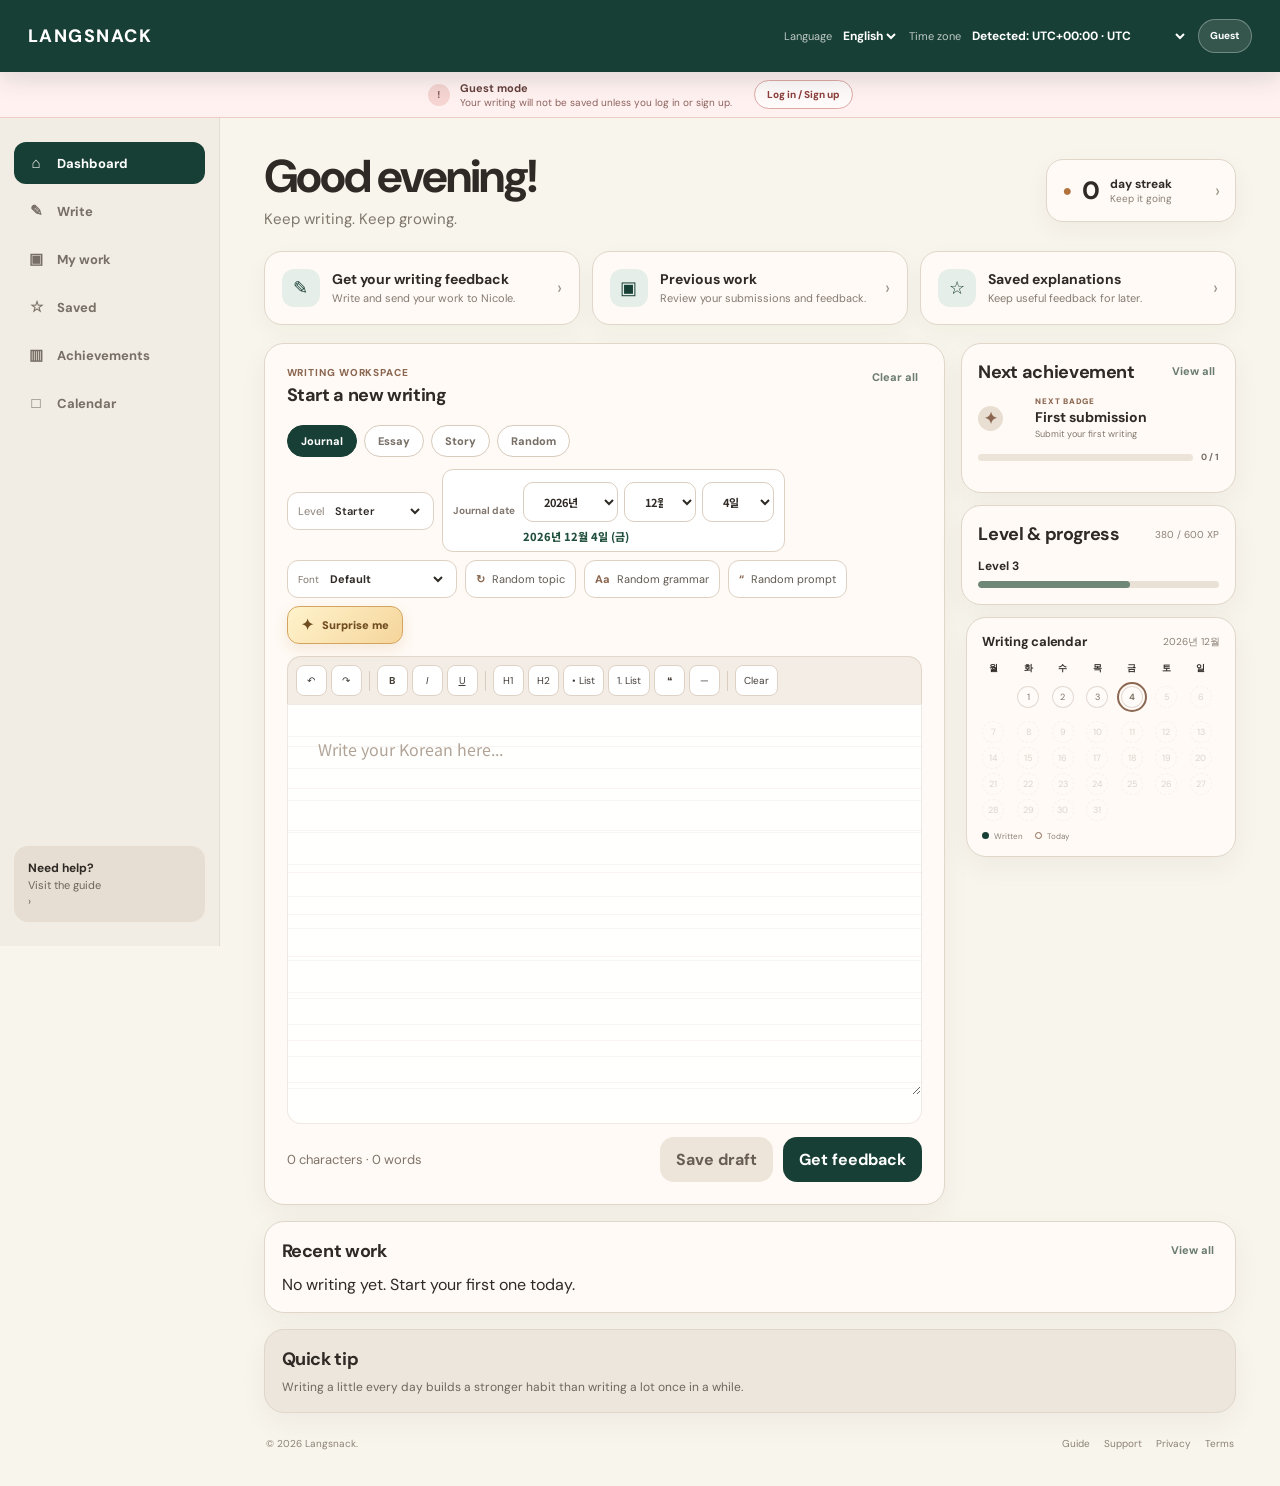
<file: index.html>
<!DOCTYPE html>
<html lang="en">
<head>
<meta charset="UTF-8">
<meta name="viewport" content="width=device-width,initial-scale=1">
<title>Langsnack Notebook</title>
<meta name="description" content="Write in Korean, receive personal feedback, and keep every useful explanation in one place.">
<link rel="preconnect" href="https://fonts.googleapis.com">
<link rel="preconnect" href="https://fonts.gstatic.com" crossorigin>
<link href="https://fonts.googleapis.com/css2?family=DM+Sans:wght@400;500;600;700&family=Gowun+Batang&family=Gowun+Dodum&family=Nanum+Gothic&family=Nanum+Myeongjo:wght@400;700&family=Noto+Sans+KR:wght@400;500;600;700&display=swap" rel="stylesheet">
  <link rel="stylesheet" href="shared.css?v=font-select-1">
</head>
<body class="notebook-home">
<header class="notebook-header">
  <a class="notebook-logo" href="/" aria-label="Langsnack home">LANGSNACK</a>
  <div class="notebook-header-tools">
    <label class="compact-control">
      <span id="languageLabel">Language</span>
      <select id="languageSelect" aria-label="Language">
        <option value="en">English</option>
        <option value="ko">한국어</option>
      </select>
    </label>
    <label class="compact-control compact-timezone">
      <span id="timezoneLabel">Time zone</span>
      <select id="timezoneSelect" aria-label="Choose your time zone"></select>
    </label>
    <button class="avatar-button" id="loginBtn" aria-label="Account">Guest</button>
  </div>
</header>

<section class="guest-save-notice" id="guestSaveNotice">
  <div class="guest-save-copy">
    <span class="guest-save-icon" aria-hidden="true">!</span>
    <div>
      <strong id="guestSaveTitle">Guest mode</strong>
      <span id="guestSaveText">Your writing will not be saved unless you log in or sign up.</span>
    </div>
  </div>
  <button class="guest-save-login" id="guestSaveLogin" type="button">Log in / Sign up</button>
</section>

<div class="notebook-app">
  <aside class="notebook-sidebar" aria-label="Notebook navigation">
    <nav class="sidebar-nav">
      <a class="sidebar-link active" href="/"><span class="nav-icon">⌂</span><span id="navDashboard">Dashboard</span></a>
      <a class="sidebar-link" href="#writing"><span class="nav-icon">✎</span><span id="navWrite">Write</span></a>
      <a class="sidebar-link" href="history.html"><span class="nav-icon">▣</span><span id="navWork">My work</span></a>
      <a class="sidebar-link" href="saved.html"><span class="nav-icon">☆</span><span id="navSaved">Saved</span></a>
      <a class="sidebar-link" href="#achievements"><span class="nav-icon">▥</span><span id="navAchievements">Achievements</span></a>
      <a class="sidebar-link" href="#calendar"><span class="nav-icon">□</span><span id="navCalendar">Calendar</span></a>
    </nav>
    <div class="sidebar-help">
      <strong id="helpTitle">Need help?</strong>
      <span id="helpText">Visit the guide</span>
      <span aria-hidden="true">›</span>
    </div>
  </aside>

  <main class="notebook-main">
    <section class="welcome-row">
      <div>
        <h1 id="welcomeHeading">Good evening!</h1>
        <p id="welcomeSubtitle">Keep writing. Keep growing.</p>
      </div>
      <button class="streak-card" type="button" onclick="document.getElementById('calendar').scrollIntoView({behavior:'smooth'})">
        <span class="streak-flame" aria-hidden="true">●</span>
        <span class="streak-value" id="streakCount">0</span>
        <span class="streak-copy"><strong id="streakUnit">day streak</strong><small id="streakStatus">Keep it going</small></span>
        <span class="card-arrow">›</span>
      </button>
    </section>

    <section class="quick-actions" aria-label="Quick actions">
      <a class="quick-card" href="#writing">
        <span class="quick-mark">✎</span>
        <span><strong id="quickFeedbackTitle">Get your writing feedback</strong><small id="quickFeedbackSub">Write and send your work to Nicole.</small></span>
        <span class="card-arrow">›</span>
      </a>
      <a class="quick-card" href="history.html">
        <span class="quick-mark">▣</span>
        <span><strong id="quickWorkTitle">Previous work</strong><small id="quickWorkSub">Review your submissions and feedback.</small></span>
        <span class="card-arrow">›</span>
      </a>
      <a class="quick-card" href="saved.html">
        <span class="quick-mark">☆</span>
        <span><strong id="quickSavedTitle">Saved explanations</strong><small id="quickSavedSub">Keep useful feedback for later.</small></span>
        <span class="card-arrow">›</span>
      </a>
    </section>

    <div class="dashboard-grid">
      <section class="dashboard-card writing-card" id="writing">
        <div class="card-heading">
          <div><p class="section-kicker" id="writingKicker">Writing workspace</p><h2 id="writingTitle">Start a new writing</h2></div>
          <button class="text-button" id="clearAllBtn" type="button">Clear all</button>
        </div>

        <div class="category-tabs" role="tablist" aria-label="Writing type">
          <button class="category-tab active" data-category="journal" type="button" id="catJournal">Journal</button>
          <button class="category-tab" data-category="essay" type="button" id="catEssay">Essay</button>
          <button class="category-tab" data-category="story" type="button" id="catStory">Story</button>
          <button class="category-tab" data-category="random" type="button" id="catRandom">Random</button>
        </div>

        <div class="writing-controls">
          <label class="level-control"><span id="levelLabel">Level</span><select id="levelSelect"><option value="starter">Starter</option><option value="beginner">Beginner</option><option value="intermediate">Intermediate</option><option value="advanced">Advanced</option></select></label>
          <label class="main-journal-date" id="mainJournalDateField"><span id="mainJournalDateLabel">Journal date</span><input id="mainJournalDateInput" type="date" aria-label="Journal date"></label>
          <label class="writing-font-control"><span>Font</span><select id="writingFontSelect" aria-label="Writing font"></select></label>
          <button class="recommend-button" data-generator="topic" type="button"><span>↻</span><span id="topicButtonText">Random topic</span></button>
          <button class="recommend-button" data-generator="grammar" type="button"><span>Aa</span><span id="grammarButtonText">Random grammar</span></button>
          <button class="recommend-button" data-generator="prompt" type="button"><span>“</span><span id="promptButtonText">Random prompt</span></button>
          <button class="surprise-button" id="surpriseMeBtn" type="button"><span class="dice">✦</span><span id="surpriseButtonText">Surprise me</span></button>
        </div>

        <div class="recommendation-panel" id="generatorOutput" hidden>
          <div><span class="recommendation-type" id="generatorLabel"></span><p id="generatorText"></p></div>
          <div class="recommendation-actions">
  <button type="button" id="shuffleAgainBtn">Try another</button>

  <button
    type="button"
    id="resetStarterBtn"
    hidden
  >
    Remove starter
  </button>

  <button
    type="button"
    id="closeGenerator"
    aria-label="Close"
  >
    ×
  </button>
</div>
        </div>

        <div class="editor-toolbar" aria-label="Formatting toolbar">
          <button type="button" data-editor-command="undo" title="Undo">↶</button>
          <button type="button" data-editor-command="redo" title="Redo">↷</button>
          <span class="toolbar-divider"></span>
          <button type="button" data-wrap="**" title="Bold"><b>B</b></button>
          <button type="button" data-wrap="_" title="Italic"><i>I</i></button>
          <button type="button" data-wrap="__" title="Underline"><u>U</u></button>
          <span class="toolbar-divider"></span>
          <button type="button" data-prefix="# " title="Heading 1">H1</button>
          <button type="button" data-prefix="## " title="Heading 2">H2</button>
          <button type="button" data-prefix="• " title="Bullet list">• List</button>
          <button type="button" data-prefix="1. " title="Numbered list">1. List</button>
          <button type="button" data-prefix="> " title="Quote">❝</button>
          <button type="button" data-insert="
────────────
" title="Divider">—</button>
          <span class="toolbar-divider"></span>
          <button type="button" id="clearFormatBtn" title="Clear formatting">Clear</button>
        </div>
        <div class="paper notebook-paper"><textarea id="journalText" spellcheck="false" placeholder="Write your Korean here..."></textarea></div>
        <div class="editor-footer notebook-editor-footer">
          <div class="word-count"><span id="charCount">0</span><span id="charactersLabel"> characters</span> · <span id="wordCount">0</span><span id="wordsLabel"> words</span></div>
          <div class="action-group"><button class="button ghost-button" id="saveDraftBtn" type="button">Save draft</button><button class="button green-button" id="submitBtn" type="button">Get feedback</button></div>
        </div>
      </section>

      <aside class="dashboard-stack">
        <section class="dashboard-card achievements-card" id="achievements">
          <div class="card-heading"><h2 id="achievementTitle">Next achievement</h2><button class="text-button" id="viewAchievementsBtn" type="button">View all</button></div>
          <div class="badge-grid" id="badgeGrid"></div>
        </section>
        <section class="dashboard-card progress-card">
          <div class="card-heading"><h2 id="progressTitle">Level & progress</h2><span id="xpLabel">380 / 600 XP</span></div>
          <div class="level-line"><strong id="levelDisplay">Level 3</strong><div class="progress-track"><div class="progress-fill" style="width:63%"></div></div></div>
        </section>
        <section class="dashboard-card calendar-card calendar-widget" id="calendar">
          <div class="card-heading"><h2 id="calendarTitle">Writing calendar</h2><span id="calendarMonthLabel"></span></div>
          <div class="calendar-grid" id="calendarGrid"></div>
          <div class="calendar-legend"><span><i class="legend-dot submitted"></i><span id="legendSubmitted">Written</span></span><span><i class="legend-dot today"></i><span id="legendToday">Today</span></span></div>
        </section>
      </aside>

      <section class="dashboard-card recent-card">
        <div class="card-heading"><h2 id="recentTitle">Recent work</h2><a class="text-button" href="history.html" id="viewAllWork">View all</a></div>
        <div class="recent-list" id="entriesList"></div>
      </section>

      <section class="dashboard-card tip-card">
        <div class="card-heading"><h2 id="tipTitle">Quick tip</h2></div>
        <p id="tipText">Writing a little every day builds a stronger habit than writing a lot once in a while. Be consistent! 렛츠고! </p>
      </section>
    </div>

    <footer class="notebook-footer"><span>© 2026 Langsnack.</span><span><a href="#">Guide</a><a href="#">Support</a><a href="#">Privacy</a><a href="#">Terms</a></span></footer>
  </main>
</div>
<div class="achievement-modal" id="achievementModal" hidden>
  <div class="achievement-modal-backdrop" data-close-badges></div>
  <section class="achievement-modal-card" role="dialog" aria-modal="true" aria-labelledby="allBadgesTitle">
    <div class="achievement-modal-head"><div><p class="section-kicker">Your progress</p><h2 id="allBadgesTitle">Achievement badges</h2></div><button type="button" class="modal-close" data-close-badges aria-label="Close">×</button></div>
    <div class="all-badges-grid" id="allBadgesGrid"></div>
  </section>
</div>
<div class="toast" id="toast"></div>
<script src="shared.js?v=font-select-1"></script>
<script src="timezone-picker.js?v=final-working-1"></script>
<script>
exposeNotebookElements();
/* Explicit element bindings for Wix iframe compatibility */
var languageLabel = document.getElementById("languageLabel");
var languageSelect = document.getElementById("languageSelect");
var timezoneLabel = document.getElementById("timezoneLabel");
var timezoneSelect = document.getElementById("timezoneSelect");
var loginBtn = document.getElementById("loginBtn");
var navDashboard = document.getElementById("navDashboard");
var navWrite = document.getElementById("navWrite");
var navWork = document.getElementById("navWork");
var navSaved = document.getElementById("navSaved");
var navAchievements = document.getElementById("navAchievements");
var navCalendar = document.getElementById("navCalendar");
var helpTitle = document.getElementById("helpTitle");
var helpText = document.getElementById("helpText");
var welcomeHeading = document.getElementById("welcomeHeading");
var welcomeSubtitle = document.getElementById("welcomeSubtitle");
var streakCount = document.getElementById("streakCount");
var streakUnit = document.getElementById("streakUnit");
var streakStatus = document.getElementById("streakStatus");
var quickFeedbackTitle = document.getElementById("quickFeedbackTitle");
var quickFeedbackSub = document.getElementById("quickFeedbackSub");
var quickWorkTitle = document.getElementById("quickWorkTitle");
var quickWorkSub = document.getElementById("quickWorkSub");
var quickSavedTitle = document.getElementById("quickSavedTitle");
var quickSavedSub = document.getElementById("quickSavedSub");
var writing = document.getElementById("writing");
var writingKicker = document.getElementById("writingKicker");
var writingTitle = document.getElementById("writingTitle");
var clearAllBtn = document.getElementById("clearAllBtn");
var catJournal = document.getElementById("catJournal");
var catEssay = document.getElementById("catEssay");
var catStory = document.getElementById("catStory");
var catRandom = document.getElementById("catRandom");
var levelLabel = document.getElementById("levelLabel");
var levelSelect = document.getElementById("levelSelect");
var mainJournalDateField = document.getElementById("mainJournalDateField");
var mainJournalDateLabel = document.getElementById("mainJournalDateLabel");
var mainJournalDateInput = document.getElementById("mainJournalDateInput");
var topicButtonText = document.getElementById("topicButtonText");
var grammarButtonText = document.getElementById("grammarButtonText");
var promptButtonText = document.getElementById("promptButtonText");
var surpriseMeBtn = document.getElementById("surpriseMeBtn");
var surpriseButtonText = document.getElementById("surpriseButtonText");
var generatorOutput = document.getElementById("generatorOutput");
var generatorLabel = document.getElementById("generatorLabel");
var generatorText = document.getElementById("generatorText");
var shuffleAgainBtn = document.getElementById("shuffleAgainBtn");
var resetStarterBtn = document.getElementById("resetStarterBtn");
var closeGenerator = document.getElementById("closeGenerator");
var clearFormatBtn = document.getElementById("clearFormatBtn");
var journalText = document.getElementById("journalText");
var charCount = document.getElementById("charCount");
var charactersLabel = document.getElementById("charactersLabel");
var wordCount = document.getElementById("wordCount");
var wordsLabel = document.getElementById("wordsLabel");
var saveDraftBtn = document.getElementById("saveDraftBtn");
var submitBtn = document.getElementById("submitBtn");
var achievements = document.getElementById("achievements");
var achievementTitle = document.getElementById("achievementTitle");
var viewAchievementsBtn = document.getElementById("viewAchievementsBtn");
var badgeGrid = document.getElementById("badgeGrid");
var progressTitle = document.getElementById("progressTitle");
var calendar = document.getElementById("calendar");
var calendarTitle = document.getElementById("calendarTitle");
var calendarMonthLabel = document.getElementById("calendarMonthLabel");
var calendarGrid = document.getElementById("calendarGrid");
var legendSubmitted = document.getElementById("legendSubmitted");
var legendToday = document.getElementById("legendToday");
var recentTitle = document.getElementById("recentTitle");
var viewAllWork = document.getElementById("viewAllWork");
var entriesList = document.getElementById("entriesList");
var tipTitle = document.getElementById("tipTitle");
var tipText = document.getElementById("tipText");
var achievementModal = document.getElementById("achievementModal");
var allBadgesGrid = document.getElementById("allBadgesGrid");

const state=getJournalState();
let activeGenerator = "prompt";
let activeCategory = "journal";

let selectedRecommendation = {
  type: "",
  text: ""
};
let insertedStarterBlock = "";

const translations={
 en:{language:"Language",timezone:"Time zone",dashboard:"Dashboard",write:"Write",work:"My work",saved:"Saved",achievements:"Achievements",calendar:"Calendar",help:"Need help?",guide:"Visit the guide",greetingMorning:"Good morning",greetingAfternoon:"Good afternoon",greetingEvening:"Good evening",subtitle:"Keep writing. Keep growing.",dayStreak:"day streak",keepGoing:"Keep it going",feedbackTitle:"Get your writing feedback",feedbackSub:"Write and send your work to Nicole.",workTitle:"Previous work",workSub:"Review your submissions and feedback.",savedTitle:"Saved explanations",savedSub:"Keep useful feedback for later.",workspace:"Writing workspace",startWriting:"Start a new writing",clearAll:"Clear all",journal:"Journal",essay:"Essay",story:"Story",random:"Random",level:"Level",topic:"Random topic",grammar:"Random grammar",prompt:"Random prompt",surprise:"Surprise me",another:"Try another",placeholder:"Write your Korean here...",characters:" characters",words:" words",save:"Save draft",submit:"Get feedback",badgeTitle:"Next achievement",viewAll:"View all",progress:"Level & progress",calendarTitle:"Writing calendar",written:"Written",today:"Today",recent:"Recent work",daily:"Today’s random picks",newPick:"Reveal",usedToday:"Used today",revealPick:"Click to reveal",tip:"Quick tip",tipText:"Writing a little every day builds a stronger habit than writing a lot once in a while.",draftSaved:"Draft saved.",writeFirst:"Write something before saving.",cleared:"Writing cleared.",noEntries:"No writing yet. Start your first one today.",topicLabel:"Topic",grammarLabel:"Grammar",promptLabel:"Prompt",journalDate:"Journal date"},
 ko:{language:"언어",timezone:"시간대",dashboard:"대시보드",write:"새 글쓰기",work:"내 글",saved:"저장한 설명",achievements:"성장 기록",calendar:"글쓰기 달력",help:"도움이 필요하신가요?",guide:"이용 가이드 보기",greetingMorning:"좋은 아침이에요",greetingAfternoon:"좋은 오후예요",greetingEvening:"좋은 저녁이에요",subtitle:"꾸준히 쓰고, 천천히 성장해 보세요.",dayStreak:"일 연속 작성",keepGoing:"오늘도 이어 가 보세요",feedbackTitle:"글쓰기 피드백 받기",feedbackSub:"글을 작성하고 니콜 선생님께 보내 보세요.",workTitle:"내가 쓴 글",workSub:"제출한 글과 받은 피드백을 확인해 보세요.",savedTitle:"저장한 설명",savedSub:"도움이 된 설명을 저장해 두고 다시 확인해 보세요.",workspace:"글쓰기 공간",startWriting:"새로운 글쓰기",clearAll:"전체 지우기",journal:"일기",essay:"에세이",story:"이야기",random:"랜덤",level:"레벨",topic:"랜덤 주제",grammar:"랜덤 문법",prompt:"랜덤 질문",surprise:"깜짝 추천",another:"다시 추천",placeholder:"여기에 한국어로 글을 써 보세요...",characters:"자",words:"단어",save:"임시 저장",submit:"피드백 받기",badgeTitle:"다음 배지",viewAll:"모두 보기",progress:"레벨 & 경험치",calendarTitle:"글쓰기 달력",written:"작성 완료",today:"오늘",recent:"최근 작업",daily:"오늘의 랜덤 추천",newPick:"오늘의 추천 보기",usedToday:"오늘 사용 완료",revealPick:"눌러서 확인하세요",tip:"학습 팁",tipText:"한 번에 많이 쓰는 것보다 매일 조금씩 쓰는 습관이 더 오래갑니다. 꾸준히 해보세요!~ ",draftSaved:"임시 저장했어요.",writeFirst:"저장할 글을 먼저 작성해 주세요.",cleared:"작성 중인 글을 지웠어요.",noEntries:"아직 작성한 글이 없어요. 오늘 첫 글을 시작해 보세요.",topicLabel:"주제",grammarLabel:"문법",promptLabel:"질문",journalDate:"일기 날짜"}
};

const content={
 starter:{
  topic:["오늘 하루","아침 식사","우리 가족","친한 친구","오늘 날씨","좋아하는 음식","내 방","주말 계획","학교나 회사","자주 가는 곳","좋아하는 계절","나의 취미"],
  prompt:["오늘 무엇을 했는지 써 보세요.","오늘 먹은 음식 중 가장 맛있었던 것은 무엇인가요?","가족 한 명을 소개해 보세요.","주말에 무엇을 하고 싶은지 써 보세요.","지금 있는 곳을 간단히 설명해 보세요.","좋아하는 계절과 그 이유를 써 보세요."],
  grammar:["-고","그리고","-았/었어요","-고 싶어요","-지만","-아/어서","-(으)ㄹ 거예요","-(으)려고 해요"]
 },
 beginner:{
  topic:["기억에 남는 하루","최근에 본 영화나 드라마","건강한 생활 습관","좋아하는 장소","친구와의 약속","새로 배우고 싶은 것","나의 여행 경험","스트레스를 푸는 방법","한국어를 배우는 이유","요즘 관심 있는 것","나의 장점","미래의 계획"],
  prompt:["최근에 가장 기억에 남았던 일을 자세히 써 보세요.","요즘 자주 하는 일과 그 이유를 써 보세요.","친구에게 추천하고 싶은 장소를 소개해 보세요.","새로운 습관을 만들기 위해 어떤 노력을 하고 있나요?","한국어를 배우면서 달라진 점을 써 보세요.","이번 달에 꼭 이루고 싶은 목표는 무엇인가요?"],
  grammar:["-(으)려고","-아/어서","-(으)ㄴ/는 것 같다","-아/어 본 적이 있다","-(으)면 좋겠다","-게 되다","-(으)면서","-기 전에"]
 },
 intermediate:{
  topic:["최근의 변화","인간관계","나의 가치관","실패에서 배운 점","일과 삶의 균형","SNS의 장단점","문화 차이","환경을 위한 실천","기억에 남는 선택","혼자 보내는 시간","좋은 습관을 유지하는 법","나에게 영향을 준 사람"],
  prompt:["최근에 스스로 가장 뿌듯했던 순간을 구체적으로 써 보세요.","예전의 나와 지금의 나는 어떻게 달라졌나요?","의견이 다른 사람과 대화했던 경험을 써 보세요.","실패가 오히려 도움이 되었던 경험이 있나요?","편리함과 불편함을 함께 가져온 기술 한 가지를 설명해 보세요.","앞으로 꼭 바꾸고 싶은 생활 습관과 그 이유를 써 보세요."],
  grammar:["-는 김에","-다 보니","-아/어서인지","-(으)ㄴ/는 반면에","-기는 하지만","-(으)ㄹ 뿐만 아니라","-더라고요","-거든요"]
 },
 advanced:{
  topic:["행복의 기준","기술과 인간관계","성공의 의미","개인의 자유와 책임","지속 가능한 생활","교육의 역할","세대 간의 차이","문화적 다양성","정보 과잉 시대","일의 의미","도시와 지역의 균형","변화에 적응하는 태도"],
  prompt:["행복은 개인의 선택으로 만들어질 수 있다고 생각하나요? 근거와 함께 써 보세요.","기술의 발전이 인간관계에 미친 긍정적·부정적 영향을 비교해 보세요.","성공을 평가할 때 결과와 과정 중 무엇이 더 중요하다고 생각하나요?","개인의 편리함과 환경 보호가 충돌할 때 어떤 기준으로 선택해야 할까요?","정보가 많을수록 더 현명한 판단을 할 수 있다는 주장에 대해 의견을 써 보세요.","사회가 빠르게 변할수록 교육이 맡아야 할 역할은 무엇인지 논해 보세요."],
  grammar:["-(으)ㄹ 뿐만 아니라","-(으)ㄴ/는 반면에","-다고 해서","-(으)ㄹ수록","-더라도","-(으)ㄹ 리가 없다","-기에 망정이지","-(으)ㄴ/는 셈이다"]
 }
};

const badges=[
 {key:"first",titleKo:"첫 제출",titleEn:"First submission",descKo:"첫 번째 글을 제출해요",descEn:"Submit your first writing",goal:1,type:"submissions"},
 {key:"three",titleKo:"좋은 시작",titleEn:"Off to a good start",descKo:"글을 3번 제출해요",descEn:"Submit 3 writings",goal:3,type:"submissions"},
 {key:"five",titleKo:"글쓰기 루틴",titleEn:"Writing routine",descKo:"글을 5번 제출해요",descEn:"Submit 5 writings",goal:5,type:"submissions"},
 {key:"ten",titleKo:"집중력 작가",titleEn:"Focused writer",descKo:"글을 10번 제출해요",descEn:"Submit 10 writings",goal:10,type:"submissions"},
 {key:"twenty",titleKo:"꾸준한 작가",titleEn:"Dedicated writer",descKo:"글을 20번 제출해요",descEn:"Submit 20 writings",goal:20,type:"submissions"},
 {key:"fifty",titleKo:"기록 수집가",titleEn:"Writing collector",descKo:"글을 50번 제출해요",descEn:"Submit 50 writings",goal:50,type:"submissions"},
 {key:"streak3",titleKo:"3일의 시작",titleEn:"Three-day spark",descKo:"3일 연속으로 글을 써요",descEn:"Write for 3 days in a row",goal:3,type:"streak"},
 {key:"streak7",titleKo:"일주일의 습관",titleEn:"One-week habit",descKo:"7일 연속으로 글을 써요",descEn:"Write for 7 days in a row",goal:7,type:"streak"},
 {key:"streak14",titleKo:"꾸준한 발걸음",titleEn:"Steady steps",descKo:"14일 연속으로 글을 써요",descEn:"Write for 14 days in a row",goal:14,type:"streak"},
 {key:"streak30",titleKo:"한 달의 기록",titleEn:"A month of writing",descKo:"30일 연속으로 글을 써요",descEn:"Write for 30 days in a row",goal:30,type:"streak"},
 {key:"feedback1",titleKo:"첫 피드백",titleEn:"First feedback",descKo:"첫 번째 첨삭을 받아요",descEn:"Receive your first review",goal:1,type:"completed"},
 {key:"feedback5",titleKo:"피드백 수집가",titleEn:"Feedback seeker",descKo:"첨삭을 5번 받아요",descEn:"Receive 5 reviews",goal:5,type:"completed"},
 {key:"feedback10",titleKo:"성장하는 작가",titleEn:"Growing writer",descKo:"첨삭을 10번 받아요",descEn:"Receive 10 reviews",goal:10,type:"completed"},
 {key:"question1",titleKo:"첫 질문",titleEn:"First question",descKo:"첨삭 질문을 처음 남겨요",descEn:"Ask your first question",goal:1,type:"questions"},
 {key:"question5",titleKo:"궁금증 탐험가",titleEn:"Curious learner",descKo:"질문을 5번 남겨요",descEn:"Ask 5 questions",goal:5,type:"questions"},
 {key:"saved1",titleKo:"첫 설명 저장",titleEn:"First saved note",descKo:"도움이 된 설명을 처음 저장해요",descEn:"Save your first explanation",goal:1,type:"saved"},
 {key:"saved5",titleKo:"설명 수집가",titleEn:"Knowledge keeper",descKo:"설명을 5개 저장해요",descEn:"Save 5 explanations",goal:5,type:"saved"},
 {key:"chars500",titleKo:"500자의 기록",titleEn:"500 characters",descKo:"누적 500자를 작성해요",descEn:"Write 500 Korean characters",goal:500,type:"characters"},
 {key:"chars2000",titleKo:"2,000자의 성장",titleEn:"2,000 characters",descKo:"누적 2,000자를 작성해요",descEn:"Write 2,000 Korean characters",goal:2000,type:"characters"},
 {key:"chars10000",titleKo:"만 자 작가",titleEn:"Ten-thousand writer",descKo:"누적 10,000자를 작성해요",descEn:"Write 10,000 Korean characters",goal:10000,type:"characters"}
];

function tr(key){return translations[state.language][key]}
function setText(id,key){const el=document.getElementById(id);if(el)el.textContent=tr(key)}
function getDateParts(date=new Date()){const parts=new Intl.DateTimeFormat("en-CA",{timeZone:state.timezone,year:"numeric",month:"2-digit",day:"2-digit"}).formatToParts(date);const map=Object.fromEntries(parts.map(x=>[x.type,x.value]));return {year:+map.year,month:+map.month,day:+map.day}}
function dateKey(date=new Date()){const p=getDateParts(date);return `${p.year}-${String(p.month).padStart(2,"0")}-${String(p.day).padStart(2,"0")}`}
function getStreak(){

  const writtenDays = new Set();

  // Local drafts / saved entries
  state.entries.forEach(entry => {
    const day =
      entry.journalDate ||
      entry.date;

    if(day){
      writtenDays.add(String(day).slice(0,10));
    }
  });

  // Submitted journals from Wix
  getSubmissions().forEach(submission => {
    const day =
      submission.journalDate ||
      String(submission.submittedAt || "").slice(0,10);

    if(day){
      writtenDays.add(String(day).slice(0,10));
    }
  });

  const days = [...writtenDays].sort();

  let streak = 0;

  const today = dateKey();

  let cursor =
    new Date(today + "T12:00:00");

  // If nothing was written today,
  // continue checking from yesterday.
  if(!writtenDays.has(today)){
    cursor.setDate(cursor.getDate() - 1);
  }

  while(
    writtenDays.has(
      cursor.toISOString().slice(0,10)
    )
  ){
    streak++;
    cursor.setDate(cursor.getDate() - 1);
  }

  return streak;
}
function greetingKey(){const hour=Number(new Intl.DateTimeFormat("en-GB",{timeZone:state.timezone,hour:"2-digit",hour12:false}).format(new Date()));return hour<12?"greetingMorning":hour<18?"greetingAfternoon":"greetingEvening"}
function displayName(){return state.profile?.name?.trim()||""}

function applyLanguage(){
 document.documentElement.lang=state.language;
 const map={languageLabel:"language",timezoneLabel:"timezone",navDashboard:"dashboard",navWrite:"write",navWork:"work",navSaved:"saved",navAchievements:"achievements",navCalendar:"calendar",helpTitle:"help",helpText:"guide",welcomeSubtitle:"subtitle",streakUnit:"dayStreak",streakStatus:"keepGoing",quickFeedbackTitle:"feedbackTitle",quickFeedbackSub:"feedbackSub",quickWorkTitle:"workTitle",quickWorkSub:"workSub",quickSavedTitle:"savedTitle",quickSavedSub:"savedSub",writingKicker:"workspace",writingTitle:"startWriting",clearAllBtn:"clearAll",catJournal:"journal",catEssay:"essay",catStory:"story",catRandom:"random",levelLabel:"level",mainJournalDateLabel:"journalDate",topicButtonText:"topic",grammarButtonText:"grammar",promptButtonText:"prompt",surpriseButtonText:"surprise",charactersLabel:"characters",wordsLabel:"words",saveDraftBtn:"save",submitBtn:"submit",achievementTitle:"badgeTitle",viewAchievementsBtn:"viewAll",progressTitle:"progress",calendarTitle:"calendarTitle",legendSubmitted:"written",legendToday:"today",recentTitle:"recent",viewAllWork:"viewAll",dailyTitle:"daily",dailyTopicLabel:"topicLabel",dailyGrammarLabel:"grammarLabel",dailyPromptLabel:"promptLabel",dailyTopicButton:"newPick",dailyGrammarButton:"newPick",dailyPromptButton:"newPick",tipTitle:"tip",tipText:"tipText"};
 Object.entries(map).forEach(([id,key])=>setText(id,key));
 document.getElementById("guestSaveTitle").textContent =
   state.language==="ko" ? "게스트 모드" : "Guest mode";
 document.getElementById("guestSaveText").textContent =
   state.language==="ko"
     ? "로그인하거나 회원가입하지 않으면 작성한 글이 저장되지 않아요."
     : "Your writing will not be saved unless you log in or sign up.";
 document.getElementById("guestSaveLogin").textContent =
   state.language==="ko" ? "로그인 / 회원가입" : "Log in / Sign up";
 welcomeHeading.textContent=displayName()?`${tr(greetingKey())}, ${displayName()}!`:`${tr(greetingKey())}!`;
 journalText.placeholder=tr("placeholder");
 renderAll();
}
function updateCounts(){charCount.textContent=journalText.value.replace(/\s/g,"").length;wordCount.textContent=journalText.value.trim()?journalText.value.trim().split(/\s+/).length:0}
function starterBlockFor(recommendation) {
  if (!recommendation?.type) return "";

  if (recommendation.type === "surprise") {
    return [
      `Topic: ${recommendation.topic}`,
      `Grammar: ${recommendation.grammar}`,
      `Prompt: ${recommendation.prompt}`,
      "",
      ""
    ].join("\n");
  }

  const labels = {
    topic: "Topic",
    grammar: "Grammar",
    prompt: "Prompt"
  };

  return [
    `${labels[recommendation.type] || "Starter"}: ${recommendation.text}`,
    "",
    ""
  ].join("\n");
}

function insertRecommendationStarter() {
  const newBlock =
    starterBlockFor(selectedRecommendation);

  if (!newBlock) return;

  let writing = journalText.value;

  // If there was already a generated starter,
  // replace it instead of stacking another one.
  if (
    insertedStarterBlock &&
    writing.startsWith(insertedStarterBlock)
  ) {
    writing = writing.slice(
      insertedStarterBlock.length
    );
  }

  insertedStarterBlock = newBlock;

  journalText.value =
    insertedStarterBlock + writing;

  resetStarterBtn.hidden = false;

  journalText.dispatchEvent(
    new Event("input")
  );

  journalText.focus();

  journalText.setSelectionRange(
    insertedStarterBlock.length,
    insertedStarterBlock.length
  );
}

function removeRecommendationStarter() {
  if (!insertedStarterBlock) return;

  if (
    journalText.value.startsWith(
      insertedStarterBlock
    )
  ) {
    journalText.value =
      journalText.value.slice(
        insertedStarterBlock.length
      );
  }

  insertedStarterBlock = "";

  selectedRecommendation = {
    type: "",
    text: ""
  };

  resetStarterBtn.hidden = true;

  journalText.dispatchEvent(
    new Event("input")
  );

  journalText.focus();
}
function pick(type){const arr=content[levelSelect.value][type];return arr[Math.floor(Math.random()*arr.length)]}
function showRecommendation(type) {
  activeGenerator = type;

  const value = pick(type);

  selectedRecommendation = {
    type,
    text: value
  };

  generatorLabel.textContent =
    tr(type + "Label");

  generatorText.textContent = value;

  generatorOutput.hidden = false;

  insertRecommendationStarter();
}
function saveEntry(){const text=journalText.value.trim();if(!text){showToast(tr("writeFirst"));return}const existing=state.entries.findIndex(e=>e.date===dateKey()&&e.status==="draft");const entry={id:existing>=0?state.entries[existing].id:crypto.randomUUID(),date:activeCategory==="journal"?(mainJournalDateInput.value||dateKey()):dateKey(),journalDate:activeCategory==="journal"?(mainJournalDateInput.value||dateKey()):null,createdAt:new Date().toISOString(),text,level:levelSelect.value,status:"draft",category:activeCategory};if(existing>=0)state.entries[existing]=entry;else state.entries.unshift(entry);state.lastDraft=text;state.level=levelSelect.value;saveJournalState(state);renderAll();showToast(tr("draftSaved"))}
function renderEntries(){entriesList.innerHTML="";if(!state.entries.length){entriesList.innerHTML=`<div class="empty-state">${tr("noEntries")}</div>`;return}state.entries.slice(0,5).forEach(e=>{const item=document.createElement("button");item.className="recent-item";item.innerHTML=`<span class="recent-icon">✎</span><span class="recent-copy"><strong>${escapeHTML(e.text.slice(0,40))}${e.text.length>40?"…":""}</strong><small>${e.journalDate?escapeHTML(formatKoreanDateOnly(e.journalDate)):escapeHTML(e.category||e.level)}</small></span><span class="recent-status">${e.status==="draft"?(state.language==="ko"?"임시 저장":"Draft"):(state.language==="ko"?"작성 완료":"Written")}</span><span class="card-arrow">›</span>`;item.onclick=()=>{journalText.value=e.text;levelSelect.value=e.level;activeCategory=e.category||"journal";mainJournalDateInput.value=e.journalDate||e.date||dateKey();updateMainJournalDateVisibility();document.querySelectorAll('.category-tab').forEach(x=>x.classList.toggle('active',x.dataset.category===activeCategory));updateCounts();document.getElementById('writing').scrollIntoView({behavior:'smooth'})};entriesList.appendChild(item)})}
function renderCalendar(){calendarGrid.innerHTML="";const labels=["월","화","수","목","금","토","일"];labels.forEach(d=>{const s=document.createElement("span");s.className="day-label";s.textContent=d;calendarGrid.appendChild(s)});const cur=getDateParts(),first=new Date(cur.year,cur.month-1,1),offset=(first.getDay()+6)%7,dim=new Date(cur.year,cur.month,0).getDate(),written=new Set([...state.entries.map(e=>e.date),...getSubmissions().map(x=>x.journalDate||String(x.submittedAt||"").slice(0,10)).filter(Boolean)]);for(let i=0;i<offset;i++)calendarGrid.appendChild(document.createElement("span"));for(let d=1;d<=dim;d++){const s=document.createElement("span");s.className="calendar-day";s.textContent=d;const k=`${cur.year}-${String(cur.month).padStart(2,"0")}-${String(d).padStart(2,"0")}`;if(written.has(k))s.classList.add("written");if(d===cur.day)s.classList.add("today");if(d>cur.day)s.classList.add("future");calendarGrid.appendChild(s)}calendarMonthLabel.textContent=new Intl.DateTimeFormat("ko-KR",{timeZone:state.timezone,year:"numeric",month:"long"}).format(new Date())}
function renderStreak(){streakCount.textContent=getStreak()}
function badgeValues(){
 const submissions=getSubmissions();
 const completed=submissions.filter(x=>x.status==="completed").length;
 const savedCount=safeParse(localStorage.getItem("langsnackSavedExplanations"),[]).length;
 const questions=submissions.filter(x=>(x.studentNote||"").trim()).length;
 const characters=submissions.reduce((sum,x)=>sum+(x.studentPlain||"").replace(/\s/g,"").length,0);
 return {entries:Math.max(state.entries.length,submissions.length),submissions:submissions.length,streak:getStreak(),saved:savedCount,completed,questions,characters};
}
function renderBadges(){
 const values=badgeValues();
 const next=badges.find(b=>(values[b.type]||0)<b.goal) || badges[badges.length-1];
 const current=Math.min(values[next.type]||0,next.goal);
 const percent=Math.min(100,Math.round((current/next.goal)*100));
 badgeGrid.innerHTML=`<article class="next-badge-preview">
   <span class="badge-medal badge-1">${percent>=100?'✓':'✦'}</span>
   <span class="next-badge-copy"><small>${state.language==='ko'?'다음 배지':'Next badge'}</small><strong>${state.language==='ko'?next.titleKo:next.titleEn}</strong><span>${state.language==='ko'?next.descKo:next.descEn}</span></span>
   <div class="badge-progress"><div class="badge-progress-bar"><i style="width:${percent}%"></i></div><b>${current} / ${next.goal}</b></div>
 </article>`;
 allBadgesGrid.innerHTML=badges.map((b,index)=>{
   const value=values[b.type]||0, earned=value>=b.goal, pct=Math.min(100,Math.round(value/b.goal*100));
   return `<article class="all-badge ${earned?'earned':''}"><span class="all-badge-icon">${earned?'✓':'✦'}</span><div><strong>${state.language==='ko'?b.titleKo:b.titleEn}</strong><p>${state.language==='ko'?b.descKo:b.descEn}</p><div class="badge-progress-bar"><i style="width:${pct}%"></i></div><small>${Math.min(value,b.goal)} / ${b.goal}</small></div></article>`;
 }).join('');
}
function saveDailyPickState(value){localStorage.setItem(DAILY_PICK_KEY,JSON.stringify(value))}
function dailyElement(type){return document.getElementById("daily"+type[0].toUpperCase()+type.slice(1))}
function dailyButton(type){return document.getElementById("daily"+type[0].toUpperCase()+type.slice(1)+"Button")}
function revealDailyPick(type){
 const daily=getDailyPickState();
 if(daily.picks[type])return;
 daily.picks[type]={value:pick(type),level:levelSelect.value};
 saveDailyPickState(daily);
 renderDaily();
}
function renderDaily(){
 const daily=getDailyPickState();
 ["topic","grammar","prompt"].forEach(type=>{
  const output=dailyElement(type),button=dailyButton(type),saved=daily.picks[type];
  if(saved){output.textContent=saved.value;output.classList.remove("daily-placeholder");button.textContent=tr("usedToday");button.disabled=true;}
  else{output.textContent=tr("revealPick");output.classList.add("daily-placeholder");button.textContent=tr("newPick");button.disabled=false;}
 });
}
function showSurprise(){
 const button=document.getElementById("surpriseMeBtn");
 button.classList.add("is-shuffling"); button.disabled=true;
 generatorOutput.hidden=false; generatorLabel.textContent=state.language==="ko"?"오늘의 깜짝 추천":"Your lucky mix";
 generatorText.innerHTML=`<span class="shuffle-copy">${state.language==="ko"?"추천을 고르는 중...":"Mixing your ideas..."}</span>`;
 setTimeout(()=>{
   const topic=pick("topic"),grammar=pick("grammar"),prompt=pick("prompt");
   selectedRecommendation = {
  type: "surprise",
  topic,
  grammar,
  prompt
};
   insertRecommendationStarter();
   
   generatorText.innerHTML=`<span class="surprise-result"><small>TOPIC</small><b>${escapeHTML(topic)}</b></span><span class="surprise-result"><small>GRAMMAR</small><b>${escapeHTML(grammar)}</b></span><span class="surprise-result full"><small>PROMPT</small><b>${escapeHTML(prompt)}</b></span>`;
   activeGenerator="surprise"; button.classList.remove("is-shuffling"); button.disabled=false;
 },850);
}
function renderAll(){renderEntries();renderCalendar();renderStreak();renderBadges()}

document.querySelectorAll("[data-generator]").forEach(btn=>btn.onclick=()=>showRecommendation(btn.dataset.generator));
surpriseMeBtn.onclick=showSurprise;
shuffleAgainBtn.onclick = () =>
  activeGenerator === "surprise"
    ? showSurprise()
    : showRecommendation(activeGenerator);

resetStarterBtn.onclick =
  removeRecommendationStarter;

closeGenerator.onclick = () =>
  generatorOutput.hidden = true;
document.querySelectorAll(".category-tab").forEach(btn=>btn.onclick=()=>{activeCategory=btn.dataset.category;document.querySelectorAll(".category-tab").forEach(x=>x.classList.toggle("active",x===btn));updateMainJournalDateVisibility()});
document.querySelectorAll("[data-editor-command]").forEach(btn=>btn.onclick=()=>{journalText.focus();document.execCommand(btn.dataset.editorCommand)});
document.querySelectorAll("[data-wrap]").forEach(btn=>btn.onclick=()=>{const start=journalText.selectionStart,end=journalText.selectionEnd,wrap=btn.dataset.wrap,value=journalText.value;journalText.value=value.slice(0,start)+wrap+value.slice(start,end)+wrap+value.slice(end);journalText.focus();journalText.setSelectionRange(start+wrap.length,end+wrap.length);journalText.dispatchEvent(new Event("input"))});
document.querySelectorAll("[data-prefix]").forEach(btn=>btn.onclick=()=>{const start=journalText.selectionStart,end=journalText.selectionEnd,value=journalText.value,prefix=btn.dataset.prefix;const lineStart=value.lastIndexOf("\n",start-1)+1;const selected=value.slice(lineStart,end);const changed=selected.split("\n").map(line=>prefix+line).join("\n");journalText.value=value.slice(0,lineStart)+changed+value.slice(end);journalText.focus();journalText.setSelectionRange(lineStart+prefix.length,lineStart+changed.length);journalText.dispatchEvent(new Event("input"))});
document.querySelectorAll("[data-insert]").forEach(btn=>btn.onclick=()=>{const start=journalText.selectionStart,value=journalText.value,insert=btn.dataset.insert;journalText.value=value.slice(0,start)+insert+value.slice(start);journalText.focus();journalText.setSelectionRange(start+insert.length,start+insert.length);journalText.dispatchEvent(new Event("input"))});
clearFormatBtn.onclick=()=>{journalText.value=journalText.value.replace(/\*\*|__|_/g,"");journalText.dispatchEvent(new Event("input"))};
clearAllBtn.onclick = () => {
  if (
    !journalText.value ||
    confirm(
      state.language === "ko"
        ? "작성 중인 글을 모두 지울까요?"
        : "Clear the current writing?"
    )
  ) {
    journalText.value = "";

    state.lastDraft = "";
    saveJournalState(state);

    insertedStarterBlock = "";

    selectedRecommendation = {
      type: "",
      text: ""
    };

    resetStarterBtn.hidden = true;
    generatorOutput.hidden = true;

    updateCounts();

    showToast(tr("cleared"));
  }
};
journalText.oninput=()=>{state.lastDraft=journalText.value;saveJournalState(state);updateCounts()};
levelSelect.onchange=()=>{state.level=levelSelect.value;saveJournalState(state)};
mainJournalDateInput.onchange=()=>{state.journalDate=mainJournalDateInput.value;saveJournalState(state);renderCalendar()};
timezoneSelect.onchange=()=>{state.timezone=timezoneSelect.value;saveJournalState(state);applyLanguage()};
window.addEventListener("langsnack:timezone-change",event=>{state.timezone=event.detail.timeZone;saveJournalState(state);applyLanguage()});
languageSelect.onchange=()=>{state.language=languageSelect.value;saveJournalState(state);applyLanguage()};
saveDraftBtn.onclick=saveEntry;
submitBtn.onclick = () => {
  const text = journalText.value.trim();

  if (!text) {
    showToast(tr("writeFirst"));
    return;
  }

  const draft = {
    entryId: crypto.randomUUID(),
    journal: text,
    level: levelSelect.value,
    date: dateKey(),
    language: state.language,
    category: activeCategory,
    journalDate:
      activeCategory === "journal"
        ? (mainJournalDateInput.value || dateKey())
        : null,

    recommendation: selectedRecommendation
  };

  sessionStorage.setItem(
    LS.reviewDraft,
    JSON.stringify(draft)
  );
// Clear current draft
state.lastDraft = "";
state.journalDate = "";
saveJournalState(state);

journalText.value = "";
mainJournalDateInput.value = "";
selectedRecommendation = {
  type: "",
  text: ""
};

updateCounts();
  location.href = "submit.html";
};
viewAchievementsBtn.onclick=()=>{achievementModal.hidden=false;document.body.classList.add('modal-open')};
document.querySelectorAll('[data-close-badges]').forEach(el=>el.onclick=()=>{achievementModal.hidden=true;document.body.classList.remove('modal-open')});
function updateMainJournalDateVisibility(){
  mainJournalDateField.hidden=activeCategory!=="journal";
  if(!mainJournalDateInput.value)mainDatePicker.setValue(state.journalDate||dateKey());
}

const notebookMemberState = {
  loggedIn: false,
  memberId: "",
  name: "",
  email: ""
};

function requestWixMemberLogin() {
  if (window.parent && window.parent !== window) {
    window.parent.postMessage({
      source: "langsnack-journal",
      type: "loginRequested"
    }, "*");
    return;
  }

  showToast(
    state.language === "ko"
      ? "Wix의 Notebook 페이지에서 로그인하거나 회원가입해 주세요."
      : "Open the Wix Notebook page to log in or sign up."
  );
}

function applyWixMemberState(payload = {}) {
  notebookMemberState.loggedIn = Boolean(payload.loggedIn);
  notebookMemberState.memberId = payload.memberId || "";
  notebookMemberState.name = payload.name || "";
  notebookMemberState.email = payload.email || "";

  document.getElementById("guestSaveNotice").hidden =
    notebookMemberState.loggedIn;

  if (notebookMemberState.loggedIn) {
    const name = notebookMemberState.name || "Member";
    const initials = name
      .split(/\s+/)
      .map(part => part.charAt(0))
      .join("")
      .slice(0, 2)
      .toUpperCase();

    loginBtn.textContent = initials || "ME";
    loginBtn.classList.add("is-member");
    loginBtn.title = name;
    state.profile = { name, email: notebookMemberState.email };
    saveJournalState(state);
  } else {
    loginBtn.textContent = state.language === "ko" ? "게스트" : "Guest";
    loginBtn.classList.remove("is-member");
    loginBtn.title =
      state.language === "ko" ? "로그인 / 회원가입" : "Log in / Sign up";
  }

  welcomeHeading.textContent = notebookMemberState.loggedIn
    ? `${tr(greetingKey())}, ${notebookMemberState.name || "Member"}!`
    : `${tr(greetingKey())}!`;
}

window.addEventListener("message", event => {
  const message = event.data;
  if (!message || message.source !== "langsnack-wix") return;

  if (message.type === "memberState") {
    applyWixMemberState(message.payload || {});
  }

  if (message.type === "cmsSync") {
    if (Array.isArray(message.payload?.submissions)) {
      saveSubmissions(message.payload.submissions);
    }
    if (Array.isArray(message.payload?.bookmarks)) {
      saveBookmarks(message.payload.bookmarks);
    }
    if (
      message.payload?.threads &&
      typeof message.payload.threads === "object"
    ) {
      saveThreads(message.payload.threads);
    }
    renderAll();
  }
});

document.getElementById("guestSaveLogin").onclick = requestWixMemberLogin;
document.getElementById("loginBtn").onclick = () => {
  if (notebookMemberState.loggedIn) {
    window.parent?.postMessage({
      source: "langsnack-journal",
      type: "logoutRequested"
    }, "*");
  } else {
    requestWixMemberLogin();
  }
};

const mainDatePicker = initKoreanDatePicker(mainJournalDateInput, {
  value: state.journalDate || dateKey()
});

languageSelect.value = state.language;
levelSelect.value = state.level;
journalText.value = state.lastDraft || "";

initWritingFontSelect(document.getElementById("writingFontSelect"));

mainDatePicker.setValue(state.journalDate || dateKey());
updateMainJournalDateVisibility();
updateCounts();
applyWixMemberState();
applyLanguage();
renderAll();

window.parent?.postMessage({
  source: "langsnack-journal",
  type: "hideVoiceRecorder"
}, "*");
  
  window.parent?.postMessage({
  source: "langsnack-journal",
  type: "appReady"
}, "*");
</script>
</body>
</html>
</file>
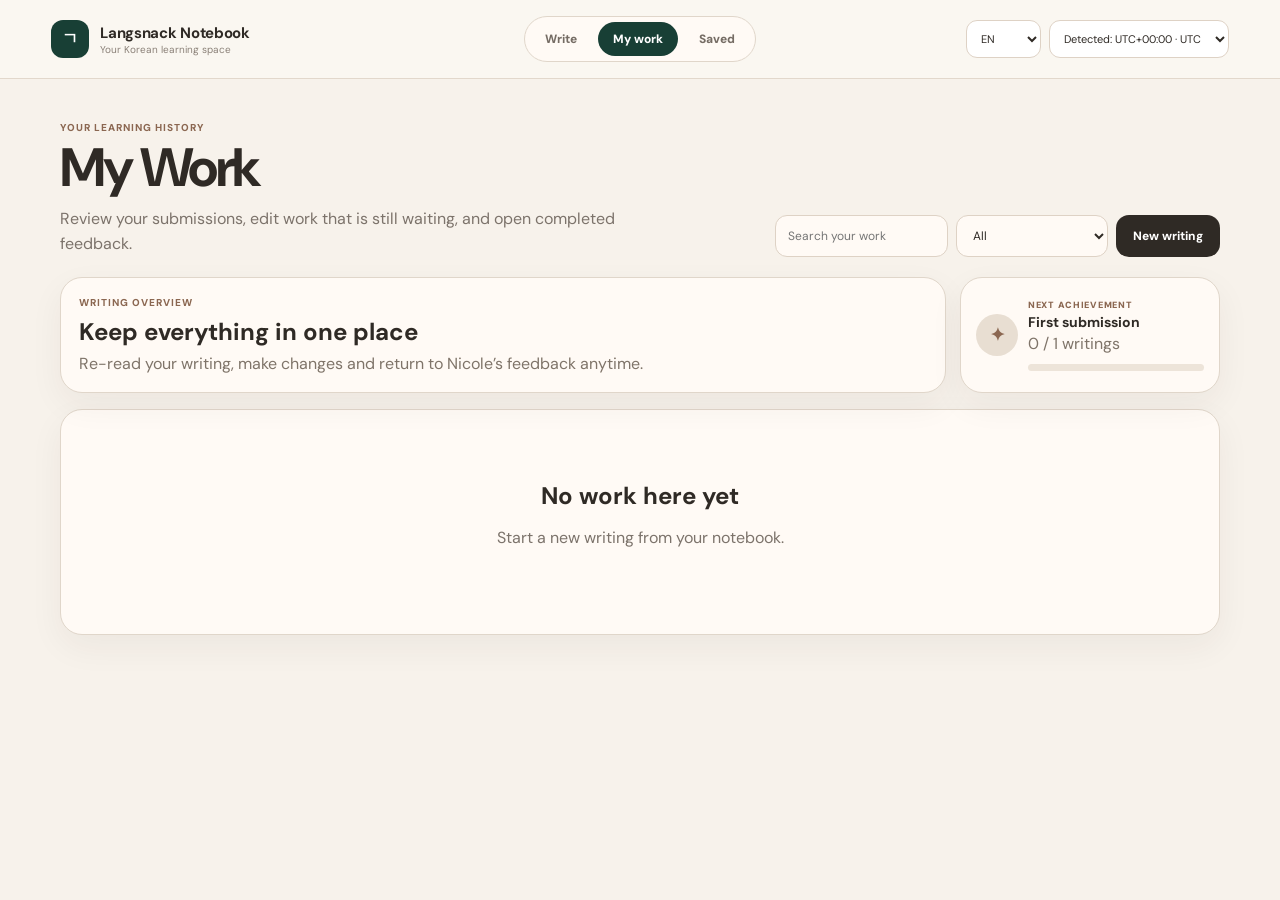
<file: history.html>
<!doctype html><html lang="en"><head><meta charset="utf-8"><meta name="viewport" content="width=device-width,initial-scale=1"><title>My work | Langsnack Notebook</title><link rel="preconnect" href="https://fonts.googleapis.com"><link rel="preconnect" href="https://fonts.gstatic.com" crossorigin><link href="https://fonts.googleapis.com/css2?family=DM+Sans:wght@400;500;600;700&family=Nanum+Myeongjo:wght@400;700&display=swap" rel="stylesheet"><link rel="stylesheet" href="shared.css?v=final-working-1"></head><body><main class="nb-shell"><header class="nb-header"><a class="nb-brand" href="/" style="text-decoration:none;color:inherit"><span class="nb-logo">ㄱ</span><span><strong>Langsnack Notebook</strong><span>Your Korean learning space</span></span></a><nav class="nb-nav"><a href="/" data-nav="home">Write</a><a href="history.html" data-nav="work">My work</a><a href="saved.html" data-nav="saved">Saved</a></nav><div class="nb-actions"><select id="languageSelect" aria-label="Language"><option value="en">EN</option><option value="ko">한국어</option></select><label class="header-timezone"><select id="timezoneSelect" aria-label="Time zone"></select></label></div></header><section class="nb-main"><div class="nb-page-head"><div><span class="nb-kicker">Your learning history</span><h1>My work</h1><p>Open any submission to see feedback, questions and its version history.</p></div><div class="nb-filter"><input id="searchInput" placeholder="Search your work"><select id="statusInput"><option value="all">All statuses</option><option value="pending">Waiting</option><option value="reviewing">Reviewing</option><option value="completed">Returned</option></select><a class="button button-primary" href="/#writing">New writing</a></div></div><div class="my-work-summary">
<section class="nb-card nb-card-pad"><span class="nb-kicker">Writing overview</span><h2 style="margin:5px 0 6px">Keep everything in one place</h2><p class="muted" style="margin:0">Re-read your writing, make changes and return to Nicole’s feedback anytime.</p></section>
<section class="nb-card mini-achievement" id="miniAchievement"></section>
</div>
<section class="nb-card nb-card-pad"><div class="nb-work-list" id="workList"></div></section></section></main><script src="shared.js?v=null-state-fix-1"></script><script src="timezone-picker.js?v=final-working-1"></script><script>
const LANG_TEXT_HISTORY = {
  en: {
    pageTitle: "My Work",
    pageIntro: "Review your submissions, edit work that is still waiting, and open completed feedback.",
    search: "Search your work",
    all: "All",
    waiting: "Waiting for review",
    reviewing: "Review in progress",
    completed: "Review complete",
    reread: "Re-read",
    edit: "Edit",
    delete: "Delete",
    emptyTitle: "No work yet",
    emptyText: "Your submitted writing will appear here.",
    nextAchievement: "Next achievement",
    viewAllBadges: "View all badges",
    submissions: "Submissions",
    reviewed: "Reviewed",
    questions: "Questions"
  },
  ko: {
    pageTitle: "나의 글",
    pageIntro: "제출한 글을 다시 읽고, 첨삭 대기 중인 글은 수정하고, 완료된 피드백을 확인할 수 있어요.",
    search: "나의 글 검색",
    all: "전체",
    waiting: "첨삭 대기 중",
    reviewing: "첨삭 중",
    completed: "첨삭 완료",
    reread: "다시 읽기",
    edit: "수정하기",
    delete: "삭제",
    emptyTitle: "아직 제출한 글이 없어요",
    emptyText: "글을 제출하면 이곳에서 확인할 수 있어요.",
    nextAchievement: "다음 배지",
    viewAllBadges: "배지 모두 보기",
    submissions: "제출한 글",
    reviewed: "첨삭 완료",
    questions: "질문"
  }
};

function applyHistoryLanguage(){
  const t=LANG_TEXT_HISTORY[state.language]||LANG_TEXT_HISTORY.en;
  const replacements=[
    ["h1",t.pageTitle],
    [".nb-page-head p",t.pageIntro]
  ];
  replacements.forEach(([selector,text])=>{
    const el=document.querySelector(selector);
    if(el)el.textContent=text;
  });

  if(window.searchInput)searchInput.placeholder=t.search;
  if(window.statusInput){
    [...statusInput.options].forEach(option=>{
      if(option.value==="all")option.textContent=t.all;
      if(option.value==="pending")option.textContent=t.waiting;
      if(option.value==="reviewing")option.textContent=t.reviewing;
      if(option.value==="completed")option.textContent=t.completed;
    });
  }
}


exposeNotebookElements();
/* Explicit element bindings for Wix iframe compatibility */
var languageSelect = document.getElementById("languageSelect");
var searchInput = document.getElementById("searchInput");
var statusInput = document.getElementById("statusInput");
var miniAchievement = document.getElementById("miniAchievement");
var workList = document.getElementById("workList");

const state=getState();
function renderAchievement(){
 const count=getSubmissions().length;
 const goals=[{n:1,name:'First submission'},{n:3,name:'Off to a good start'},{n:5,name:'Writing routine'},{n:10,name:'Focused writer'},{n:20,name:'Dedicated writer'},{n:50,name:'Writing collector'}];
 const next=goals.find(g=>count<g.n)||goals[goals.length-1];
 const current=Math.min(count,next.n),percent=Math.min(100,Math.round(current/next.n*100));
 miniAchievement.innerHTML=`<span class="badge-medal">✦</span><div class="mini-achievement-copy"><small>Next achievement</small><strong>${next.name}</strong><span class="muted">${current} / ${next.n} writings</span><div class="badge-progress"><div class="badge-progress-bar"><i style="width:${percent}%"></i></div></div></div>`;
}
function draw(){
 const q=searchInput.value.toLowerCase(),s=statusInput.value;
 const all=getSubmissions().filter(x=>(s==='all'||x.status===s)&&`${x.title||''} ${x.studentPlain||''} ${x.category||''}`.toLowerCase().includes(q));
 workList.innerHTML=all.length?'':'<div class="nb-empty"><h2>No work here yet</h2><p>Start a new writing from your notebook.</p></div>';
 all.forEach(x=>{
  const id=encodeURIComponent(x.id||x._id);
  const row=document.createElement('article');row.className='nb-work-card-wrap';
  row.innerHTML=`<a class="nb-work-card-main" href="submission.html?id=${id}"><span class="nb-work-icon">${x.category==='Sentences'?'≡':'✎'}</span><span><strong>${escapeHTML(x.title||x.category||'Untitled')}</strong><p>${x.journalDate?`<small class=\"journal-date\">${escapeHTML(x.journalDate)}</small>`:''}${escapeHTML((x.studentPlain||x.attachments?.map(a=>a.name).join(', ')||'Attachment submission').slice(0,100))}</p></span><span style="text-align:right"><span class="${statusClass(x.status)}">${statusText(x.status,state.language)}</span><time style="display:block;margin-top:8px">${relativeDate(x.submittedAt)}</time></span></a><div class="nb-work-actions"><a class="button-ghost" href="submission.html?id=${id}">Re-read</a><a class="button button-secondary" href="submit.html?id=${id}">Edit</a></div>`;
  workList.appendChild(row)
 })
}
searchInput.oninput=draw;statusInput.onchange=draw;document.querySelector('[data-nav="work"]').classList.add('active');languageSelect.value=state.language;renderAchievement();draw();

applyHistoryLanguage();
window.addEventListener("langsnack:language-change",applyHistoryLanguage);
</script></body></html>
</file>
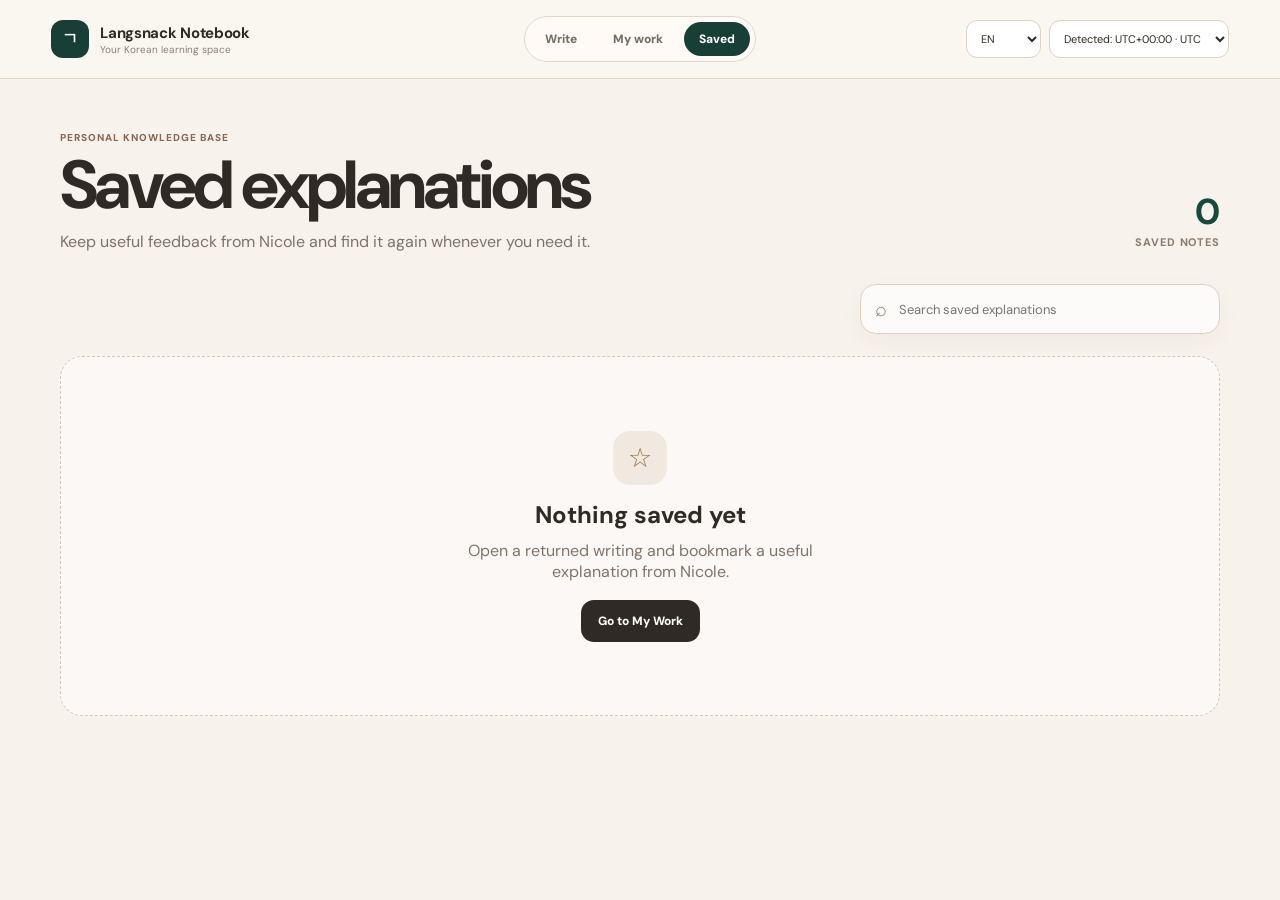
<file: saved.html>
<!doctype html><html lang="en"><head><meta charset="utf-8"><meta name="viewport" content="width=device-width,initial-scale=1"><title>Saved explanations | Langsnack Notebook</title><link rel="preconnect" href="https://fonts.googleapis.com"><link rel="preconnect" href="https://fonts.gstatic.com" crossorigin><link href="https://fonts.googleapis.com/css2?family=DM+Sans:wght@400;500;600;700&family=Nanum+Myeongjo:wght@400;700&display=swap" rel="stylesheet"><link rel="stylesheet" href="shared.css?v=final-working-1"></head><body><main class="nb-shell"><header class="nb-header"><a class="nb-brand" href="/" style="text-decoration:none;color:inherit"><span class="nb-logo">ㄱ</span><span><strong>Langsnack Notebook</strong><span>Your Korean learning space</span></span></a><nav class="nb-nav"><a href="/" data-nav="home">Write</a><a href="history.html" data-nav="work">My work</a><a href="saved.html" data-nav="saved">Saved</a></nav><div class="nb-actions"><select id="languageSelect" aria-label="Language"><option value="en">EN</option><option value="ko">한국어</option></select><label class="header-timezone"><select id="timezoneSelect" aria-label="Time zone"></select></label></div></header><section class="nb-main saved-page">
  <div class="saved-hero">
    <div>
      <span class="nb-kicker">Personal knowledge base</span>
      <h1>Saved explanations</h1>
      <p>Keep useful feedback from Nicole and find it again whenever you need it.</p>
    </div>
    <div class="saved-summary">
      <strong id="savedCount">0</strong>
      <span>saved notes</span>
    </div>
  </div>

  <div class="saved-toolbar">
    <label class="saved-search">
      <span aria-hidden="true">⌕</span>
      <input id="searchInput" placeholder="Search saved explanations">
    </label>
  </div>

  <div class="nb-saved-grid" id="savedGrid"></div>
</section></main><script src="shared.js?v=null-state-fix-1"></script><script src="timezone-picker.js?v=final-working-1"></script><script>
const LANG_TEXT_SAVED = {
  en: {
    pageTitle: "Saved explanations",
    intro: "Keep useful feedback from Nicole and find it again whenever you need it.",
    count: "saved notes",
    search: "Search saved explanations",
    savedFrom: "Saved from feedback",
    saved: "Saved",
    open: "Open writing",
    emptyTitle: "Nothing saved yet",
    emptyText: "Open a returned writing and bookmark a useful explanation from Nicole.",
    goToWork: "Go to My Work",
    noMatch: "No matching explanations",
    tryAnother: "Try another keyword."
  },
  ko: {
    pageTitle: "저장한 설명",
    intro: "니콜쌤의 피드백 중 도움이 되는 설명을 저장해 두고 필요할 때 다시 확인할 수 있어요.",
    count: "저장한 설명",
    search: "저장한 설명 검색",
    savedFrom: "피드백에서 저장",
    saved: "저장일",
    open: "글 확인하기",
    emptyTitle: "아직 저장한 설명이 없어요",
    emptyText: "첨삭이 완료된 글에서 도움이 되는 설명을 저장해 보세요.",
    goToWork: "내 글로 가기",
    noMatch: "검색 결과가 없어요",
    tryAnother: "다른 검색어를 입력해 보세요."
  }
};

function applySavedLanguage(){
  const t=LANG_TEXT_SAVED[savedState.language]||LANG_TEXT_SAVED.en;
  const title=document.querySelector(".saved-hero h1");
  const intro=document.querySelector(".saved-hero p");
  const countLabel=document.querySelector(".saved-summary span");
  if(title)title.textContent=t.pageTitle;
  if(intro)intro.textContent=t.intro;
  if(countLabel)countLabel.textContent=t.count;
  if(window.searchInput)searchInput.placeholder=t.search;
}


exposeNotebookElements();
/* Explicit element bindings for Wix iframe compatibility */
var languageSelect = document.getElementById("languageSelect");
var savedCount = document.getElementById("savedCount");
var searchInput = document.getElementById("searchInput");
var savedGrid = document.getElementById("savedGrid");

const savedState = getState();

function savedTitle(item){
  return item.title && item.title !== "Teacher explanation"
    ? item.title
    : (savedState.language === "ko" ? "니콜쌤의 설명" : "Nicole’s explanation");
}

function draw(){
  const query = searchInput.value.toLowerCase().trim();
  const allItems = getBookmarks();
  const items = allItems.filter(item =>
    `${item.title || ""} ${item.text || ""}`.toLowerCase().includes(query)
  );

  savedCount.textContent = allItems.length;
  savedGrid.innerHTML = "";

  if(!items.length){
    savedGrid.innerHTML = `
      <section class="saved-empty">
        <span class="saved-empty-icon">☆</span>
        <h2>${query ? "No matching explanations" : "Nothing saved yet"}</h2>
        <p>${query
          ? "Try another keyword."
          : "Open a returned writing and bookmark a useful explanation from Nicole."}</p>
        ${query ? "" : `<a class="button button-primary" href="history.html">Go to My Work</a>`}
      </section>`;
    return;
  }

  items.forEach(item => {
    const card = document.createElement("article");
    card.className = "saved-note-card";
    card.innerHTML = `
      <div class="saved-note-top">
        <span class="saved-note-source">
          <i>✓</i>
          Saved from feedback
        </span>
        <button class="saved-remove" type="button" aria-label="Remove saved explanation" title="Remove from saved">
          <span aria-hidden="true">★</span>
        </button>
      </div>

      <div class="saved-note-body">
        <h2>${escapeHTML(savedTitle(item))}</h2>
        <blockquote>${escapeHTML(item.text || "")}</blockquote>
      </div>

      <div class="saved-note-footer">
        <div>
          <span>Saved</span>
          <strong>${relativeDate(item.savedAt)}</strong>
        </div>
        <a class="saved-open-link" href="submission.html?id=${encodeURIComponent(item.submissionId)}">
          Open writing <span aria-hidden="true">→</span>
        </a>
      </div>`;

    card.querySelector(".saved-remove").onclick = () => {
      toggleBookmark(item);
      draw();
    };

    savedGrid.appendChild(card);
  });
}

searchInput.oninput = draw;
document.querySelector('[data-nav="saved"]').classList.add('active');
languageSelect.value = savedState.language;
draw();

applySavedLanguage();
</script></body></html>
</file>
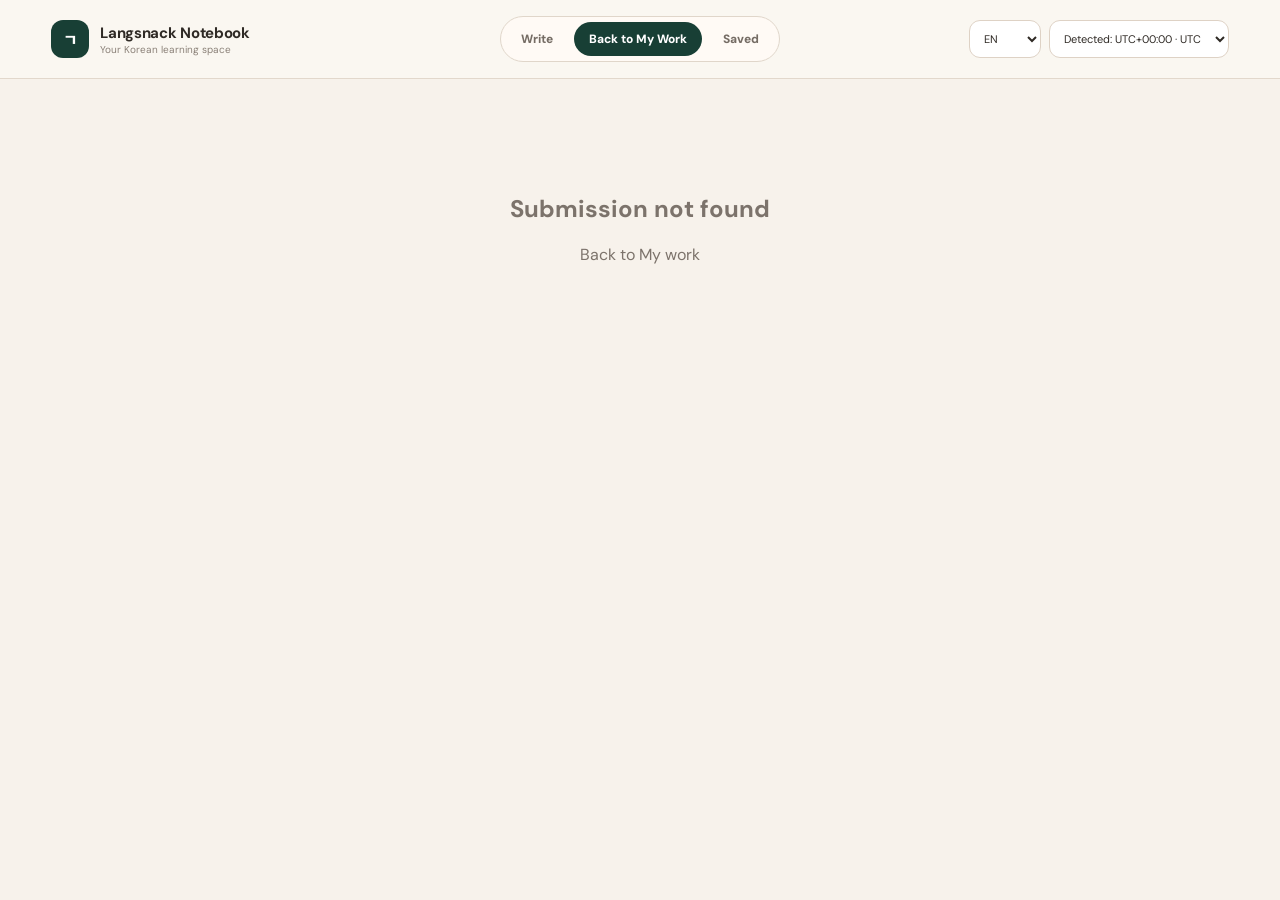
<file: submission.html>
<!doctype html><html lang="en"><head><meta charset="utf-8"><meta name="viewport" content="width=device-width,initial-scale=1"><title>Review | Langsnack Notebook</title><link rel="preconnect" href="https://fonts.googleapis.com"><link rel="preconnect" href="https://fonts.gstatic.com" crossorigin><link href="https://fonts.googleapis.com/css2?family=DM+Sans:wght@400;500;600;700&family=Gowun+Batang&family=Gowun+Dodum&family=Nanum+Gothic&family=Nanum+Myeongjo:wght@400;700&family=Noto+Sans+KR:wght@400;500;600;700&display=swap" rel="stylesheet"><link rel="stylesheet" href="shared.css?v=font-select-1"></head><body><main class="nb-shell"><header class="nb-header"><a class="nb-brand" href="/" style="text-decoration:none;color:inherit"><span class="nb-logo">ㄱ</span><span><strong>Langsnack Notebook</strong><span>Your Korean learning space</span></span></a><nav class="nb-nav"><a href="/" data-nav="home">Write</a><a href="history.html" data-nav="work">My work</a><a href="saved.html" data-nav="saved">Saved</a></nav><div class="nb-actions"><select id="languageSelect" aria-label="Language"><option value="en">EN</option><option value="ko">한국어</option></select><label class="header-timezone"><select id="timezoneSelect" aria-label="Time zone"></select></label></div></header><section class="nb-main" id="content"></section></main><div class="toast" id="toast"></div><script src="shared.js?v=font-select-1"></script><script src="timezone-picker.js?v=final-working-1"></script><script>
const LANG_TEXT_SUBMISSION = {
  en: {
    back: "Back to My Work",
    original: "Your writing",
    correction: "Nicole’s correction",
    teacherNote: "Nicole’s feedback",
    bookmark: "Bookmark explanation",
    bookmarked: "Saved",
    discussion: "Questions & replies",
    discussionIntro: "This is a private conversation about this writing. Your questions and Nicole’s replies will stay here.",
    messagePlaceholder: "Ask Nicole about this correction...",
    send: "Send",
    noMessages: "No messages yet. Ask Nicole a question about this correction.",
    submitted: "Submitted",
    reviewing: "Reviewing",
    ready: "Feedback ready",
    revision: "Revision",
    downloadPdf: "Download PDF"

  },
  ko: {
    back: "내 글로 돌아가기",
    original: "내가 쓴 글",
    correction: "니콜쌤의 첨삭",
    teacherNote: "니콜쌤의 피드백",
    bookmark: "설명 저장하기",
    bookmarked: "저장됨",
    discussion: "질문과 답변",
    discussionIntro: "이 글의 첨삭에 대해 질문할 수 있어요. 질문과 니콜쌤의 답변은 이 글에 계속 저장돼요.",
    messagePlaceholder: "이 첨삭에 대해 니콜쌤에게 질문해 보세요...",
    send: "보내기",
    noMessages: "아직 질문과 답변이 없어요. 궁금한 점을 니콜쌤에게 물어보세요.",
    submitted: "제출",
    reviewing: "첨삭 중",
    ready: "첨삭 완료",
    revision: "수정",
    downloadPdf: "PDF 다운로드"
  }
};

function applySubmissionLanguage(){
  const t=LANG_TEXT_SUBMISSION[state.language]||LANG_TEXT_SUBMISSION.en;

  const pairs=[
    ['a[href="history.html"]',t.back],
    ['[data-label="original"]',t.original],
    ['[data-label="correction"]',t.correction]
  ];
  pairs.forEach(([selector,text])=>{
    const el=document.querySelector(selector);
    if(el)el.textContent=text;
  });

  const headings=[...document.querySelectorAll("h2,h3,strong")];
  headings.forEach(el=>{
    const value=el.textContent.trim();
    if(["Your writing","Original"].includes(value))el.textContent=t.original;
    if(["Nicole’s correction","Nicole's correction","Correction"].includes(value))el.textContent=t.correction;
    if(["Nicole’s note","Nicole's note","Teacher note"].includes(value))el.textContent=t.teacherNote;
    if(["Discussion","Discussion thread","Questions about this work","Questions & replies"].includes(value))el.textContent=t.discussion;
  });

  const intro=[...document.querySelectorAll("p")].find(el=>
    /conversation|messages stay attached|questions and replies/i.test(el.textContent)
  );
  if(intro)intro.textContent=t.discussionIntro;

  const message=document.querySelector("textarea, input[type='text']");
  if(message && /message|question|Nicole/i.test(message.placeholder||"")){
    message.placeholder=t.messagePlaceholder;
  }

  const send=[...document.querySelectorAll("button")].find(btn=>
    ["Send","Send message"].includes(btn.textContent.trim())
  );
  if(send)send.textContent=t.send;
}


exposeNotebookElements();
/* Explicit element bindings for Wix iframe compatibility */
var languageSelect = document.getElementById("languageSelect");
var content = document.getElementById("content");

const state = getState();
const id = new URLSearchParams(location.search).get("id");

console.log("URL id:", id);

console.log("Submissions:", getSubmissions());

let item = getSubmissions().find(x =>
  x.clientId === id ||
  x.id === id ||
  x._id === id
);

console.log("Matched item:", item);
  
function attachments(){
  if(!item.attachments?.length)return '';
  return `<div class="nb-card nb-card-pad review-attachments"><span class="nb-kicker">Attachments</span><div class="nb-file-list">${item.attachments.map(a=>`<div class="nb-file"><span>📎 <strong>${escapeHTML(a.name)}</strong></span><small class="muted">Preview available after Wix Media connection</small></div>`).join('')}</div></div>`;
}

function drawThread(){
const threadKey =
  item?.clientId ||
  item?._id ||
  id;

const thread = threadFor(threadKey);  threadList.innerHTML='';

  if(!thread.length){
    threadList.innerHTML=`<div class="thread-empty"><span class="thread-empty-icon">💬</span><div><strong>No messages yet</strong><p>Start a conversation about this correction. Your messages will stay attached to this writing.</p></div></div>`;
    return;
  }

  thread.forEach(m=>{
    const student=m.author==='student';
    const el=document.createElement('div');
    el.className=`chat-message ${student?'chat-student':'chat-teacher'}`;
    el.innerHTML=`<span class="chat-avatar">${student?'You':'N'}</span><div class="chat-column"><div class="chat-meta"><strong>${student?'You':'Nicole'}</strong><span>${student?'Student':'Teacher'}</span></div><div class="chat-bubble">${escapeHTML(m.text)}</div><small class="chat-time">${relativeDate(m.createdAt)}</small></div>`;
    threadList.appendChild(el);
  });

  threadList.scrollTop=threadList.scrollHeight;
}

function progressStep(label,detail,done,current){
  return `<div class="review-step ${done?'done':''} ${current?'current':''}"><span class="review-step-dot">${done?'✓':''}</span><div><strong>${label}</strong><small>${detail}</small></div></div>`;
}

function render(){
  const t =
    LANG_TEXT_SUBMISSION[state.language] ||
    LANG_TEXT_SUBMISSION.en;

  if(!item){
    content.innerHTML='<div class="nb-empty"><h1>Submission not found</h1><a href="history.html">Back to My work</a></div>';
    return;
  }

  const teacher=item.teacherHtml||item.studentHtml||'';
  const bookmarkKey=`${id}:teacher-note`;
  const completed=item.status==='completed';
  const reviewing=item.status==='reviewing';
  const pending=item.status==='pending';
  const wordCount=(item.studentPlain||'').split(/\s+/).filter(Boolean).length;

  content.innerHTML=`
    <div class="nb-page-head review-page-head">
      <div>
        <span class="nb-kicker">${escapeHTML(item.category||'Submission')}</span>
        <h1>${escapeHTML(item.title||'Your writing')}</h1>
        <p>${formatDate(item.submittedAt,state.language)} · <span class="${statusClass(item.status)}">${statusText(item.status,state.language)}</span></p>
      </div>
    <div style="display:flex;align-items:center;gap:10px;">

    <label class="writing-font-control">
      <span>Font</span>
      <select id="reviewFontSelect"></select>
    </label>

<button
  class="button button-secondary print-hide"
  id="downloadPdfBtn"
  type="button"
>
  ${t.downloadPdf}</button>

<a class="button button-secondary print-hide" href="history.html">
  Back to My Work
</a>

</div>      
    </div>

    <section class="nb-card nb-card-pad review-progress-card">
      <div class="review-progress-head"><div><span class="nb-kicker">Progress</span><h2>Your review journey</h2></div></div>
      <div class="review-progress-line">
        ${progressStep('Submitted',formatDate(item.submittedAt,state.language),true,false)}
        ${progressStep('Under review',reviewing||completed?'Nicole started reviewing your writing':'Waiting for Nicole',reviewing||completed,reviewing)}
        ${progressStep('Feedback ready',completed?'Your correction is ready':'Not returned yet',completed,completed)}
        ${progressStep('Revision','Optional next step',false,false)}
      </div>
    </section>

    <div class="review-compare-grid">
      <article class="nb-card review-pane">
        <div class="review-pane-head">
          <div><span class="nb-kicker">Original</span><h2>${t.original}</h2></div>
          <span class="review-word-count">${wordCount} words</span>
        </div>
        <div class="review-writing">${item.studentHtml||escapeHTML(item.studentPlain||'No written text.')}</div>
      </article>

      <article class="nb-card review-pane review-correction-pane">
        <div class="review-pane-head">
          <div><span class="nb-kicker">Teacher review</span><h2>Nicole's correction</h2></div>
          <button class="nb-bookmark ${isBookmarked(bookmarkKey)?'saved':''}" id="bookmarkButton">${isBookmarked(bookmarkKey)?'✓ Saved':'🔖 Bookmark'}</button>
        </div>
        <div class="review-writing">${completed?teacher:'Your correction will appear here after Nicole returns it.'}</div>
        ${item.teacherNote?`<div class="teacher-note-card"><div class="teacher-note-avatar">N</div><div><strong>Nicole</strong><span>Teacher note</span><p>${escapeHTML(item.teacherNote)}</p></div></div>`:''}
      </article>
    </div>

    ${attachments()}

    <section class="nb-card nb-card-pad discussion-card">
      <div class="discussion-head">
        <div>
          <span class="nb-kicker">Discussion thread</span>
          <h2>Continue the conversation</h2>
          <p>Ask follow-up questions about this correction. Every message stays attached to this writing, just like a chat thread.</p>
        </div>
        <span class="discussion-live-pill">Nicole ↔ You</span>
      </div>
      <div class="chat-thread" id="threadList"></div>
      <div class="chat-compose">
        <div class="chat-compose-avatar">You</div>
        <div class="chat-compose-box">
          <textarea id="messageInput" placeholder="Write a message to Nicole..."></textarea>
          <div class="chat-compose-actions"><small>Ask anything that is still unclear.</small><button class="button button-primary" id="sendMessage">Send message</button></div>
        </div>
      </div>
    </section>`;

   initWritingFontSelect(
    document.getElementById("reviewFontSelect")
  );

  const downloadPdfBtn =
  document.getElementById("downloadPdfBtn");

if (downloadPdfBtn) {
  downloadPdfBtn.onclick = () => {
    window.print();
  };
}

  bookmarkButton.onclick=()=>{
    const saved=toggleBookmark({key:bookmarkKey,submissionId:id,title:item.title||'Teacher explanation',text:item.teacherNote||stripHTML(teacher),sourceDate:item.completedAt||item.submittedAt});
    bookmarkButton.classList.toggle('saved',saved);
    bookmarkButton.textContent=saved?'✓ Saved':'🔖 Bookmark';
    toast(saved?'Explanation saved.':'Removed from saved.');
  };

  sendMessage.onclick=()=>{
    const text=messageInput.value.trim();
    if(!text)return;
    const threadKey =
  item?.clientId ||
  item?._id ||
  id;

addThreadMessage(threadKey,{
  author:'student',
  name:state.profile.name||'Student',
  text
});
    messageInput.value='';
    drawThread();
  };

  messageInput.addEventListener('keydown',event=>{
    if((event.metaKey||event.ctrlKey)&&event.key==='Enter')sendMessage.click();
  });

  drawThread();
}

document.querySelector('[data-nav="work"]').classList.add('active');
languageSelect.value=state.language;

async function loadSubmissionPage() {
  await requestCmsRefresh();

  item = getSubmissions().find(
  x =>
    x.clientId === id ||
    x.id === id ||
    x._id === id
);

  render();
  applySubmissionLanguage();
}

loadSubmissionPage();
  setInterval(async () => {
  await requestCmsRefresh();

  item = getSubmissions().find(
    x =>
      x.clientId === id ||
      x.id === id ||
      x._id === id
  );

  drawThread();
}, 10000);
</script></body></html>
</file>
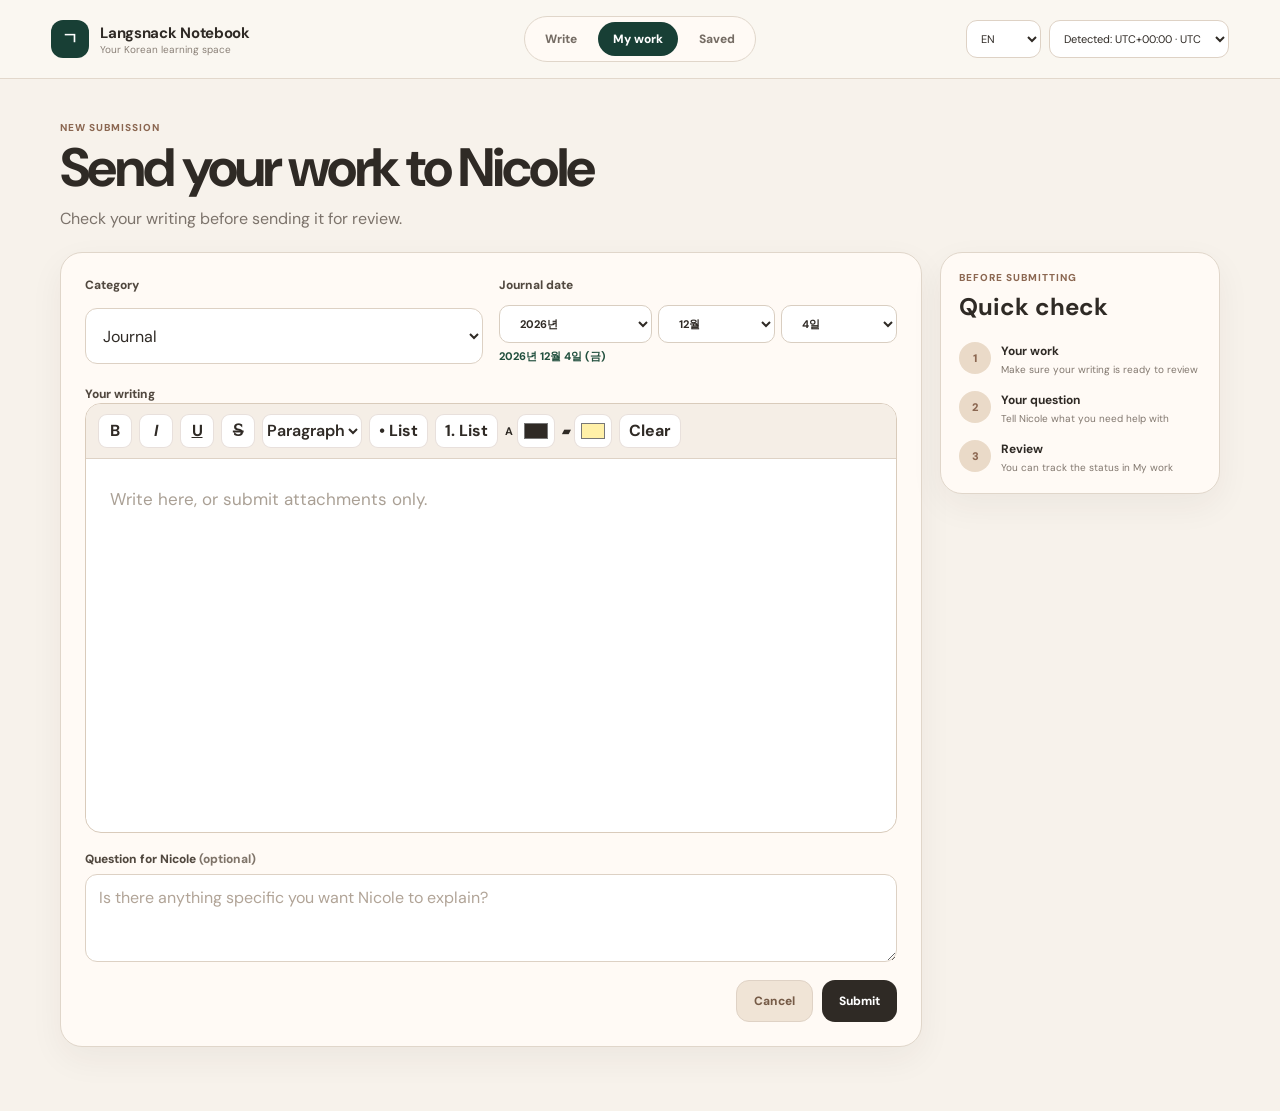
<file: submit.html>
<!doctype html><html lang="en"><head><meta charset="utf-8"><meta name="viewport" content="width=device-width,initial-scale=1"><title>New submission | Langsnack Notebook</title><link rel="preconnect" href="https://fonts.googleapis.com"><link rel="preconnect" href="https://fonts.gstatic.com" crossorigin><link href="https://fonts.googleapis.com/css2?family=DM+Sans:wght@400;500;600;700&family=Nanum+Myeongjo:wght@400;700&display=swap" rel="stylesheet"><link rel="stylesheet" href="shared.css?v=final-working-1"></head><body><main class="nb-shell"><header class="nb-header"><a class="nb-brand" href="/" style="text-decoration:none;color:inherit"><span class="nb-logo">ㄱ</span><span><strong>Langsnack Notebook</strong><span>Your Korean learning space</span></span></a><nav class="nb-nav"><a href="/" data-nav="home">Write</a><a href="history.html" data-nav="work">My work</a><a href="saved.html" data-nav="saved">Saved</a></nav><div class="nb-actions"><select id="languageSelect" aria-label="Language"><option value="en">EN</option><option value="ko">한국어</option></select><label class="header-timezone"><select id="timezoneSelect" aria-label="Time zone"></select></label></div></header><section class="nb-main"><div class="nb-page-head"><div><span class="nb-kicker">New submission</span><h1>Send your work to Nicole</h1><p>Check your writing before sending it for review.</p></div></div><div class="nb-form-grid"><section class="nb-card nb-card-pad nb-submit-card"><div class="nb-two nb-submission-meta">
<div class="nb-field"><label for="categoryInput">Category</label><select class="nb-input" id="categoryInput"><option>Journal</option><option>Sentences</option><option>Essay</option><option>Story</option><option>Other</option></select></div>
<div class="nb-field" id="journalDateField"><label for="journalDateInput">Journal date</label><input class="nb-input" id="journalDateInput" type="date"></div>
</div><div class="nb-field nb-writing-field"><label>Your writing</label><div id="studentEditorMount" class="nb-writing-editor-mount"></div></div>

 
<div class="nb-field"><label for="questionInput">Question for Nicole <span class="muted">(optional)</span></label><textarea class="nb-textarea" id="questionInput" placeholder="Is there anything specific you want Nicole to explain?"></textarea></div><div class="actions" style="justify-content:flex-end"><a class="button button-secondary" href="history.html">Cancel</a><button class="button button-primary" id="submitButton" type="button">Submit work</button></div></section><aside class="nb-side-stack"><section class="nb-card nb-card-pad"><span class="nb-kicker">Before submitting</span><h2 style="margin:5px 0 14px">Quick check</h2><div class="steps"><div class="step"><div class="step-num">1</div><div><strong>Your work</strong><span>Make sure your writing is ready to review</span></div></div><div class="step"><div class="step-num">2</div><div><strong>Your question</strong><span>Tell Nicole what you need help with</span></div></div><div class="step"><div class="step-num">3</div><div><strong>Review</strong><span>You can track the status in My work</span></div></div></div></section></aside></div></section></main>
<div class="submission-modal" id="submissionModal" hidden>
  <div class="submission-modal-backdrop"></div>
  <section class="submission-modal-card" role="dialog" aria-modal="true" aria-labelledby="submissionModalTitle">
    <span class="submission-modal-mark">✓</span>
    <p class="nb-kicker">Submission received</p>
    <h2 id="submissionModalTitle">Your writing is waiting for review</h2>
    <p>Nicole will usually complete your review within <strong>24–48 hours</strong>. Thank you for your patience.</p>
    <button class="button button-primary" id="understandButton" type="button">I understand</button>
  </section>
</div>
<div class="toast" id="toast"></div><script src="shared.js?v=null-state-fix-1"></script><script src="timezone-picker.js?v=final-working-1"></script><script>
const LANG_TEXT_SUBMIT = {
  en: {
    pageTitle: "Prepare your submission",
    intro: "Check your writing before sending it for review.",
    category: "Category",
    journalDate: "Journal date",
    writing: "Your writing",
    note: "Note for Nicole (optional)",
    notePlaceholder: "Add context or a short message if needed.",
    back: "Back",
    submit: "Submit",
    saveChanges: "Save changes",
    loginToSubmit: "Log in to submit",
    status: "Status",
    draft: "Draft",
    submitted: "Submitted",
    waiting: "Waiting for review",
    reviewComplete: "Review complete",
    popupTitle: "Your writing is waiting for review",
    popupText: "Nicole will usually complete your review within 24–48 hours. Thank you for your patience.",
    understand: "I understand"
  },
  ko: {
    pageTitle: "제출할 글을 확인해 주세요",
    intro: "첨삭을 요청하기 전에 글의 내용을 한 번 더 확인해 주세요.",
    category: "글 종류",
    journalDate: "날짜",
    writing: "제출할 글",
    note: "니콜쌤에게 전할 말 (선택)",
    notePlaceholder: "필요한 경우 간단한 설명이나 메시지를 남겨 주세요.",
    back: "돌아가기",
    submit: "제출하기",
    saveChanges: "수정 내용 저장",
    loginToSubmit: "로그인 후 제출",
    status: "상태",
    draft: "작성 중",
    submitted: "제출 완료",
    waiting: "첨삭 대기 중",
    reviewComplete: "첨삭 완료",
    popupTitle: "글이 첨삭 대기 목록에 들어갔어요",
    popupText: "보통 24~48시간 안에 첨삭이 완료돼요. 조금만 기다려 주세요.",
    understand: "확인했어요"
  }
};

function applySubmitLanguage(){
  const t=LANG_TEXT_SUBMIT[state.language]||LANG_TEXT_SUBMIT.en;
  const map={
    title:t.pageTitle,
    intro:t.intro,
    categoryLabel:t.category,
    journalDateLabel:t.journalDate,
    writingLabel:t.writing,
    noteLabel:t.note,
    back:t.back,
    statusLabel:t.status
  };

  Object.entries(map).forEach(([id,text])=>{
    const el=document.getElementById(id);
    if(el)el.textContent=text;
  });

  if(window.note)note.placeholder=t.notePlaceholder;
  if(window.submitButton){
    const editing=Boolean(existing);
    submitButton.textContent=editing?t.saveChanges:t.submit;
  }

  const popupTitle=document.querySelector("#submissionModal h2");
  const popupText=document.querySelector("#submissionModal p:not(.nb-kicker)");
  if(popupTitle)popupTitle.textContent=t.popupTitle;
  if(popupText)popupText.textContent=t.popupText;
  if(window.understandButton)understandButton.textContent=t.understand;
}


exposeNotebookElements();
/* Explicit element bindings for Wix iframe compatibility */
var languageSelect = document.getElementById("languageSelect");
var categoryInput = document.getElementById("categoryInput");
var journalDateField = document.getElementById("journalDateField");
var journalDateInput = document.getElementById("journalDateInput");
var studentEditorMount = document.getElementById("studentEditorMount");
var recordButton = document.getElementById("recordButton");
var recordingStatus = document.getElementById("recordingStatus");
var recordingTime = document.getElementById("recordingTime");
var recordingDot = document.getElementById("recordingDot");
var voicePreview = document.getElementById("voicePreview");
var recordingPlayer = document.getElementById("recordingPlayer");
var recordAgainButton = document.getElementById("recordAgainButton");
var deleteRecordingButton = document.getElementById("deleteRecordingButton");
var questionInput = document.getElementById("questionInput");
var submitButton = document.getElementById("submitButton");
var submissionModal = document.getElementById("submissionModal");
var understandButton = document.getElementById("understandButton");
const state=getState();
const editId=new URLSearchParams(location.search).get('id');
const existing=editId?getSubmissions().find(x=>(x.id||x._id)===editId):null;
const draft=safeParse(sessionStorage.getItem(LS.reviewDraft),null)||{journal:state.journal||'',plain:state.journal||''};
studentEditorMount.innerHTML=richEditorHTML('studentEditor','Write here, or submit attachments only.');
const editor=initRichEditor(studentEditorMount);
editor.innerHTML=existing?.studentHtml||escapeHTML(existing?.studentPlain||draft.journal||draft.plain||'');
function todayInTimeZone(){
  try{
    const parts=new Intl.DateTimeFormat('en-CA',{timeZone:state.timeZone||state.timezone||'Asia/Seoul',year:'numeric',month:'2-digit',day:'2-digit'}).formatToParts(new Date());
    const m=Object.fromEntries(parts.map(x=>[x.type,x.value]));
    return `${m.year}-${m.month}-${m.day}`;
  }catch{return new Date().toISOString().slice(0,10)}
}
function updateJournalDateVisibility(){
  journalDateField.hidden=categoryInput.value!=='Journal';
  if(!journalDateInput.value)submitDatePicker.setValue(draft.journalDate||draft.date||todayInTimeZone());
}
function generatedTitle(category,journalDate,plain){
  if(category==='Journal'){
    const d=journalDate||todayInTimeZone();
    return state.language==='ko'?`${formatKoreanDateOnly(d)} 일기`:`Journal · ${formatKoreanDateOnly(d)}`;
  }
  const labels={Sentences:'Sentence practice',Essay:'Essay',Story:'Story',Other:'Writing'};
  const first=(plain||'').split(/[.!?。！？\n]/)[0].trim();
  return first?`${labels[category]||category} · ${first.slice(0,34)}${first.length>34?'…':''}`:(labels[category]||category);
}
const submitDatePicker=initKoreanDatePicker(journalDateInput,{value:draft.journalDate||draft.date||todayInTimeZone()});
categoryInput.addEventListener('change',updateJournalDateVisibility);
updateJournalDateVisibility();
if(existing){
  document.title='Edit work | Langsnack Notebook';
  document.querySelector('.nb-kicker').textContent='Edit submission';
  document.querySelector('.nb-page-head h1').textContent='Update your work';
  document.querySelector('.nb-page-head p').textContent='Make changes, then save your updated version.';
  categoryInput.value=existing.category||'Journal';
  submitDatePicker.setValue(existing.journalDate||existing.submittedAt?.slice(0,10)||todayInTimeZone());
  questionInput.value=existing.studentNote||'';
  submitButton.textContent='Save changes';
}
  
submitButton.onclick=async()=>{
  try{
  const html=editor.innerHTML.trim(),plain=stripHTML(html);
  if(!plain)return toast('Add writing or at least one file.');
  const all=getSubmissions()||[];
  const now=new Date().toISOString();
  if(existing){
    const idx=all.findIndex(x=>(x.id||x._id)===editId);
    if(idx>=0){
      all[idx]={...all[idx],title:generatedTitle(categoryInput.value,journalDateInput.value,plain),category:categoryInput.value,journalDate:categoryInput.value==='Journal'?journalDateInput.value:null,studentHtml:html,studentPlain:plain,studentNote:questionInput.value.trim(),
                studentUpdatedAt:now,status:all[idx].status==='completed'?'pending':all[idx].status};
    
    const result = await syncSubmissionToWix(
      all[idx],
      "updateSubmission"
      );

    if (!result?._id) {
      throw new Error(
        "The changes could not be saved to Wix CMS."
      );
}

    all[idx] = {
      ...all[idx],
      ...result
};

    saveSubmissions(all);
    toast("Your changes were saved.");
      
    }
  }else{
    const item={id:makeId(),memberId:'',studentName:state.profile.name||'Student',studentEmail:state.profile.email||'',title:generatedTitle(categoryInput.value,journalDateInput.value,plain),category:categoryInput.value,journalDate:categoryInput.value==='Journal'?journalDateInput.value:null,studentHtml:html,studentPlain:plain,studentNote:questionInput.value.trim(),attachments: [],teacherHtml:'',teacherNote:'',status:'pending',submittedAt:now,studentUpdatedAt:now,reviewStartedAt:null,completedAt:null};
const result = await syncSubmissionToWix(
  item,
  "createSubmission"
);

if (!result?._id) {
  throw new Error(
    "The writing could not be saved to Wix CMS. Please make sure you are logged in and try again."
  );
}

item._id = result._id;
item.memberId = result.memberId || "";

all.unshift(item);
saveSubmissions(all);
    
    if(questionInput.value.trim())addThreadMessage(item.id,{author:'student',name:state.profile.name||'Student',text:questionInput.value.trim()});
    window.parent?.postMessage({source:'langsnack-journal',type:'submissionCreated',payload:item},'*');
    sessionStorage.removeItem(LS.reviewDraft);
    submissionModal.hidden=false;
    document.body.classList.add('modal-open');
    return;
  }
  setTimeout(()=>location.href='history.html',350)
  }catch(error){console.error(error);toast('Submission error: '+(error.message||error));}
};
understandButton.onclick=()=>{location.href='history.html'};
document.querySelector('[data-nav="work"]').classList.add('active');languageSelect.value=state.language;

  
applySubmitLanguage();


</script></body></html>
</file>
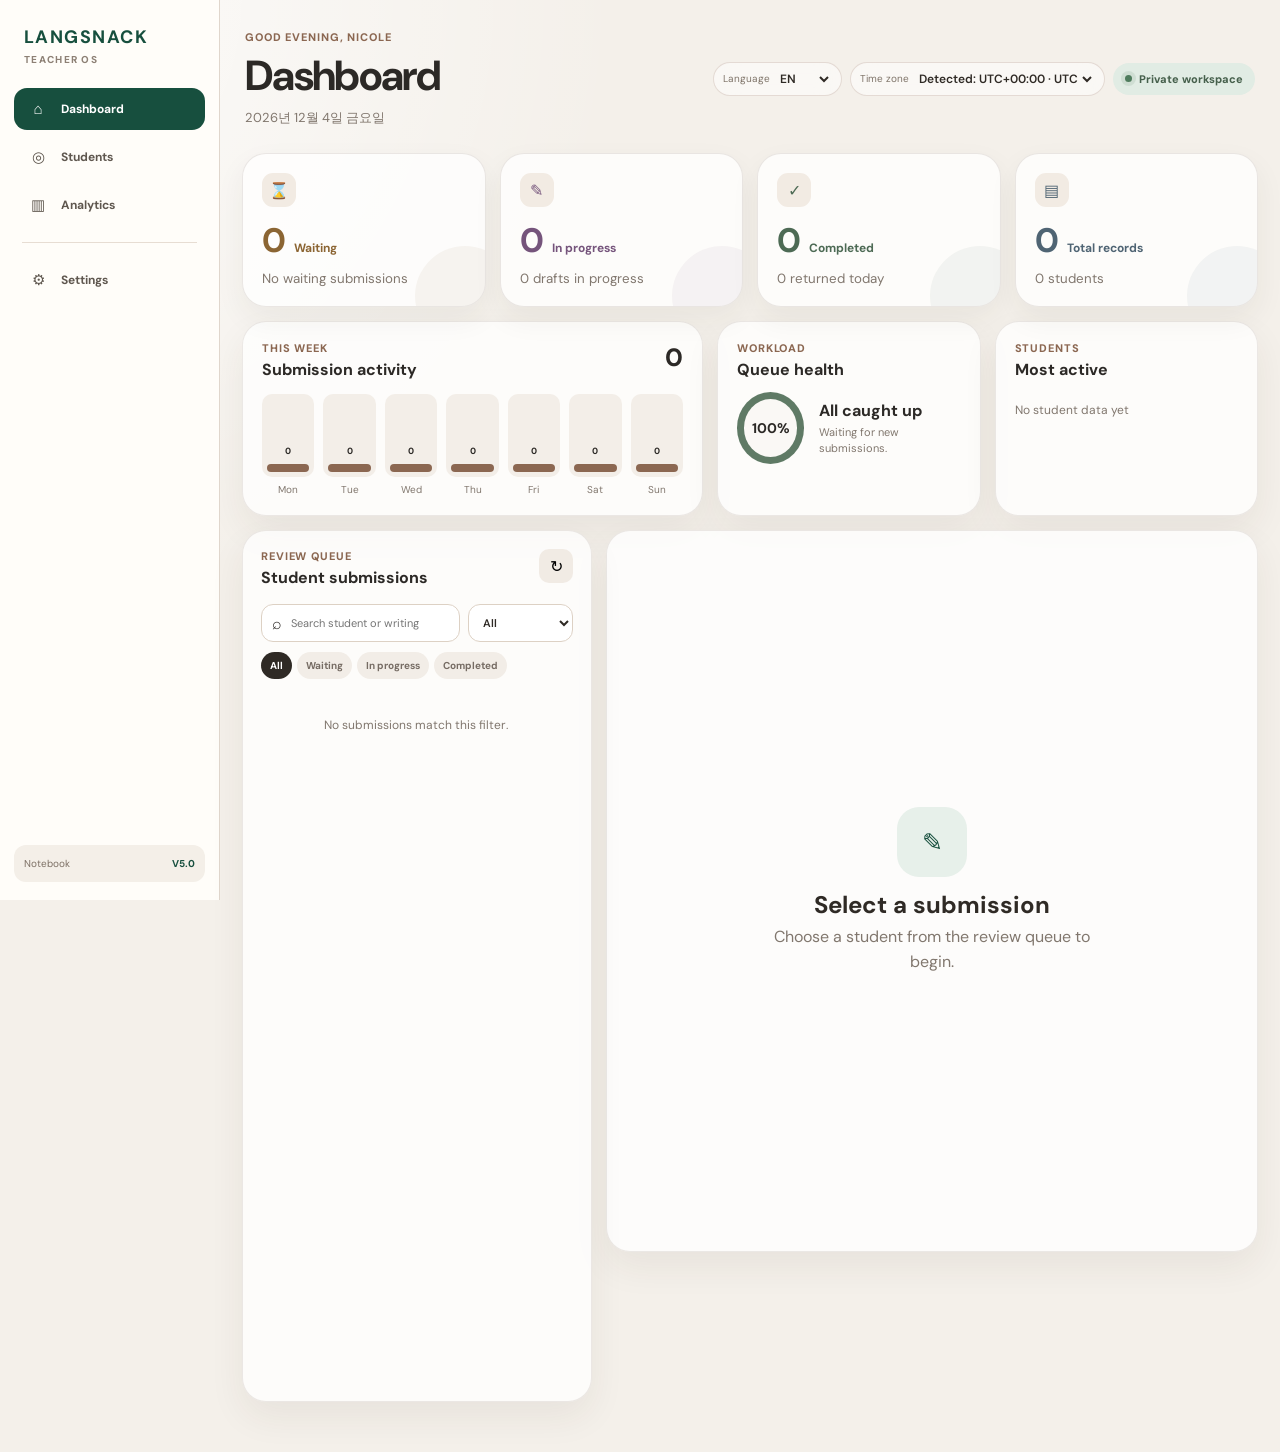
<file: teacher-dashboard.html>
<!DOCTYPE html>
<html lang="en">
<head>
  <meta charset="UTF-8">
  <meta name="viewport" content="width=device-width,initial-scale=1">
  <meta name="robots" content="noindex,nofollow,noarchive">
  <title>Teacher Dashboard | Langsnack</title>
  <link rel="preconnect" href="https://fonts.googleapis.com">
  <link rel="preconnect" href="https://fonts.gstatic.com" crossorigin>
  <link href="https://fonts.googleapis.com/css2?family=DM+Sans:wght@400;500;600;700&family=Nanum+Myeongjo:wght@400;700&display=swap" rel="stylesheet">
  <link rel="stylesheet" href="shared.css?v=final-working-1">
</head>

<body class="teacher-os-body">
  <div class="teacher-os-app">
    <aside class="teacher-os-sidebar">
      <div class="teacher-os-brand">
        <strong>LANGSNACK</strong>
        <span>Teacher OS</span>
      </div>

      <nav class="teacher-os-nav" aria-label="Teacher navigation">
        <button class="teacher-os-nav-item active" data-teacher-view="dashboard" type="button">
          <span>⌂</span><b>Dashboard</b>
        </button>
        <button class="teacher-os-nav-item" data-teacher-view="students" type="button">
          <span>◎</span><b>Students</b>
        </button>
        <button class="teacher-os-nav-item" data-teacher-view="analytics" type="button">
          <span>▥</span><b>Analytics</b>
        </button>
        <div class="teacher-nav-divider"></div>
        <button class="teacher-os-nav-item" data-teacher-view="settings" type="button">
          <span>⚙</span><b>Settings</b>
        </button>
      </nav>

      <div class="teacher-os-version">
        <span>Notebook</span>
        <strong>V5.0</strong>
      </div>
    </aside>

    <main class="teacher-os-content">
      <header class="teacher-os-header">
        <div>
          <p class="teacher-kicker" id="greeting">Good afternoon, Nicole</p>
          <h1 id="teacherPageTitle">Dashboard</h1>
          <p class="teacher-subtitle" id="todayLabel"></p>
        </div>
        <div class="teacher-header-tools">
          <label class="header-control"><span>Language</span><select id="language"><option value="en">EN</option><option value="ko">한국어</option></select></label>
          <label class="header-control header-timezone"><span>Time zone</span><select id="timezoneSelect"></select></label>
          <span class="private-pill"><i></i> Private workspace</span>
        </div>
      </header>

      <section class="teacher-view active" data-view-panel="dashboard">
        <section class="teacher-stat-grid" aria-label="Dashboard overview">
          <article class="teacher-stat-card waiting"><span class="stat-icon">⌛</span><div><strong id="pendingCount">0</strong><span id="pendingLabel">Waiting</span></div><small id="oldestPending">No waiting submissions</small></article>
          <article class="teacher-stat-card reviewing"><span class="stat-icon">✎</span><div><strong id="reviewCount">0</strong><span id="reviewLabel">In progress</span></div><small id="draftHint">Drafts in progress</small></article>
          <article class="teacher-stat-card completed"><span class="stat-icon">✓</span><div><strong id="completeCount">0</strong><span id="completeLabel">Completed</span></div><small id="completedToday">0 returned today</small></article>
          <article class="teacher-stat-card total"><span class="stat-icon">▤</span><div><strong id="totalCount">0</strong><span id="totalLabel">Total records</span></div><small id="studentCount">0 students</small></article>
        </section>

        <section class="teacher-widget-row">
          <article class="teacher-widget activity-widget">
            <div class="widget-head"><div><p class="widget-kicker">This week</p><h2>Submission activity</h2></div><span id="weeklyTotal" class="widget-value">0</span></div>
            <div id="weeklyChart" class="weekly-chart"></div>
          </article>
          <article class="teacher-widget">
            <div class="widget-head"><div><p class="widget-kicker">Workload</p><h2>Queue health</h2></div></div>
            <div class="queue-health"><div class="health-ring" id="healthRing"><strong id="healthPercent">100%</strong></div><div><strong id="healthText">All caught up</strong><p id="healthSubtext">There are no submissions waiting.</p></div></div>
          </article>
          <article class="teacher-widget">
            <div class="widget-head"><div><p class="widget-kicker">Students</p><h2>Most active</h2></div></div>
            <div id="activeStudents" class="active-students"></div>
          </article>
        </section>

        <section class="teacher-main-grid">
          <aside class="teacher-queue-card">
            <div class="queue-card-head">
              <div><p class="widget-kicker">Review queue</p><h2>Student submissions</h2></div>
              <button class="icon-button" id="refreshButton" title="Refresh">↻</button>
            </div>
            <div class="teacher-filter-row">
              <div class="search-box"><span>⌕</span><input id="search" placeholder="Search student or writing"></div>
              <select id="statusFilter"><option value="all">All</option><option value="pending">Waiting</option><option value="reviewing">In progress</option><option value="completed">Completed</option></select>
            </div>
            <div class="queue-tabs" id="queueTabs">
              <button data-filter="all" class="active">All</button>
              <button data-filter="pending">Waiting</button>
              <button data-filter="reviewing">Reviewing</button>
              <button data-filter="completed">Completed</button>
            </div>
            <div class="teacher-queue" id="queue"></div>
          </aside>

          <section class="teacher-workspace-card" id="workspace">
            <div class="teacher-empty-state">
              <div class="empty-illustration">✎</div>
              <h2>Select a submission</h2>
              <p>Choose a submission from the queue to review the original writing, prepare corrections, and return feedback.</p>
            </div>
          </section>
        </section>
      </section>

      <section class="teacher-view" data-view-panel="students">
        <div class="teacher-section-head">
          <div><p class="widget-kicker">Student records</p><h2>Students</h2><p>Review each student’s writing activity and latest submission.</p></div>
          <div class="search-box teacher-wide-search"><span>⌕</span><input id="studentSearch" placeholder="Search students"></div>
        </div>
        <div class="teacher-student-grid" id="teacherStudentGrid"></div>
      </section>

      <section class="teacher-view" data-view-panel="analytics">
        <div class="teacher-section-head">
          <div><p class="widget-kicker">Teaching insights</p><h2>Analytics</h2><p>A simple overview of submissions, reviews, activity, and response time.</p></div>
        </div>
        <div class="teacher-analytics-grid">
          <article class="teacher-analytics-card"><span>Submissions this week</span><strong id="analyticsWeek">0</strong><small>New writing received</small></article>
          <article class="teacher-analytics-card"><span>Completed this week</span><strong id="analyticsCompleted">0</strong><small>Feedback returned</small></article>
          <article class="teacher-analytics-card"><span>Average response</span><strong id="analyticsResponse">—</strong><small>From submission to completion</small></article>
          <article class="teacher-analytics-card"><span>Active students</span><strong id="analyticsStudents">0</strong><small>Students with submissions</small></article>
        </div>
        <div class="teacher-analytics-panels">
          <article class="teacher-widget"><div class="widget-head"><div><p class="widget-kicker">Last 7 days</p><h2>Submission volume</h2></div></div><div id="analyticsChart" class="weekly-chart analytics-chart"></div></article>
          <article class="teacher-widget"><div class="widget-head"><div><p class="widget-kicker">Needs attention</p><h2>Oldest waiting submissions</h2></div></div><div id="attentionList" class="attention-list"></div></article>
        </div>
      </section>

      <section class="teacher-view" data-view-panel="settings">
        <div class="teacher-section-head">
          <div><p class="widget-kicker">Teacher preferences</p><h2>Settings</h2><p>Manage review preferences, backups, and local Notebook data.</p></div>
        </div>

        <div class="teacher-settings-grid">
          <article class="teacher-settings-card">
            <p class="widget-kicker">General</p>
            <h3>Workspace</h3>
            <div class="teacher-setting-row"><span>Language</span><strong id="settingsLanguage">English</strong></div>
            <div class="teacher-setting-row"><span>Time zone</span><strong id="settingsTimezone">Asia/Seoul</strong></div>
            <div class="teacher-setting-row"><span>Notification email</span><strong>Connect in Wix</strong></div>
          </article>

          <article class="teacher-settings-card">
            <p class="widget-kicker">Review</p>
            <h3>Student feedback</h3>
            <label class="teacher-toggle-row"><span><strong>Follow-up discussion</strong><small>Allow students to continue the correction thread.</small></span><input type="checkbox" checked disabled></label>
            <label class="teacher-toggle-row"><span><strong>Student revisions</strong><small>Allow students to edit while a review is pending.</small></span><input type="checkbox" checked disabled></label>
          </article>

          <article class="teacher-settings-card teacher-data-card">
            <p class="widget-kicker">Data</p>
            <h3>Backup and export</h3>
            <div class="teacher-data-actions">
              <button class="button button-secondary" id="exportSubmissionsButton" type="button">Export submissions</button>
              <button class="button button-secondary" id="backupNotebookButton" type="button">Backup Notebook</button>
            </div>
          </article>

          <article class="teacher-settings-card teacher-danger-card">
            <p class="widget-kicker">Danger zone</p>
            <h3>Reset local data</h3>
            <p>This permanently removes test data stored in this browser.</p>
            <div class="teacher-data-actions">
              <button class="button-danger-soft" id="resetReviewsButton" type="button">Reset review data</button>
              <button class="button button-danger" id="resetEverythingButton" type="button">Reset Notebook</button>
            </div>
          </article>

          <article class="teacher-settings-card">
            <p class="widget-kicker">System</p>
            <h3>Notebook status</h3>
            <div class="teacher-setting-row"><span>Version</span><strong>V5.0</strong></div>
            <div class="teacher-setting-row"><span>Storage</span><strong>Browser storage</strong></div>
            <div class="teacher-setting-row"><span>Wix CMS</span><strong>Ready to connect</strong></div>
          </article>
        </div>
      </section>
    </main>
  </div>

  <div class="teacher-reset-modal" id="teacherResetModal" hidden>
    <div class="teacher-reset-backdrop"></div>
    <section class="teacher-reset-card" role="dialog" aria-modal="true">
      <p class="widget-kicker">Permanent reset</p>
      <h2 id="teacherResetTitle">Reset Notebook?</h2>
      <p id="teacherResetText">Type <strong>DELETE</strong> to continue.</p>
      <input id="teacherResetInput" autocomplete="off" placeholder="DELETE">
      <div class="teacher-reset-actions">
        <button class="button button-secondary" id="teacherResetCancel" type="button">Cancel</button>
        <button class="button button-danger" id="teacherResetConfirm" type="button" disabled>Reset</button>
      </div>
    </section>
  </div>

  <div class="toast" id="toast"></div>
<script src="shared.js?v=null-state-fix-1"></script>
  <script src="timezone-picker.js?v=final-working-1"></script>
  <script>
    exposeNotebookElements();
/* Explicit element bindings for Wix iframe compatibility */
var greeting = document.getElementById("greeting");
var teacherPageTitle = document.getElementById("teacherPageTitle");
var todayLabel = document.getElementById("todayLabel");
var language = document.getElementById("language");
var pendingCount = document.getElementById("pendingCount");
var pendingLabel = document.getElementById("pendingLabel");
var oldestPending = document.getElementById("oldestPending");
var reviewCount = document.getElementById("reviewCount");
var reviewLabel = document.getElementById("reviewLabel");
var draftHint = document.getElementById("draftHint");
var completeCount = document.getElementById("completeCount");
var completeLabel = document.getElementById("completeLabel");
var completedToday = document.getElementById("completedToday");
var totalCount = document.getElementById("totalCount");
var totalLabel = document.getElementById("totalLabel");
var studentCount = document.getElementById("studentCount");
var weeklyTotal = document.getElementById("weeklyTotal");
var weeklyChart = document.getElementById("weeklyChart");
var healthRing = document.getElementById("healthRing");
var healthPercent = document.getElementById("healthPercent");
var healthText = document.getElementById("healthText");
var healthSubtext = document.getElementById("healthSubtext");
var activeStudents = document.getElementById("activeStudents");
var refreshButton = document.getElementById("refreshButton");
var search = document.getElementById("search");
var statusFilter = document.getElementById("statusFilter");
var queueTabs = document.getElementById("queueTabs");
var queue = document.getElementById("queue");
var workspace = document.getElementById("workspace");
var studentSearch = document.getElementById("studentSearch");
var teacherStudentGrid = document.getElementById("teacherStudentGrid");
var analyticsWeek = document.getElementById("analyticsWeek");
var analyticsCompleted = document.getElementById("analyticsCompleted");
var analyticsResponse = document.getElementById("analyticsResponse");
var analyticsStudents = document.getElementById("analyticsStudents");
var analyticsChart = document.getElementById("analyticsChart");
var attentionList = document.getElementById("attentionList");
var settingsLanguage = document.getElementById("settingsLanguage");
var settingsTimezone = document.getElementById("settingsTimezone");
var exportSubmissionsButton = document.getElementById("exportSubmissionsButton");
var backupNotebookButton = document.getElementById("backupNotebookButton");
var resetReviewsButton = document.getElementById("resetReviewsButton");
var resetEverythingButton = document.getElementById("resetEverythingButton");
var teacherResetModal = document.getElementById("teacherResetModal");
var teacherResetTitle = document.getElementById("teacherResetTitle");
var teacherResetText = document.getElementById("teacherResetText");
var teacherResetInput = document.getElementById("teacherResetInput");
var teacherResetCancel = document.getElementById("teacherResetCancel");
var teacherResetConfirm = document.getElementById("teacherResetConfirm");

const state = getState();
    let selectedId = null;
    const snippets = {
      en: ["Great improvement!", "This sounds natural.", "Please check the particle here.", "Watch the spacing.", "Good vocabulary choice.", "Try connecting these ideas more smoothly."],
      ko: ["많이 자연스러워졌어요!", "이 표현은 자연스러워요.", "여기 조사를 다시 확인해 주세요.", "띄어쓰기를 확인해 주세요.", "어휘 선택이 좋아요.", "두 문장을 조금 더 자연스럽게 연결해 보세요."]
    };
    const T = {
      en: {waiting:"Waiting",progress:"In progress",complete:"Completed",total:"Total records",all:"All",search:"Search student or writing",select:"Select a submission",original:"Student version",corrected:"Corrected version",studentNote:"Student note",feedback:"Feedback for student",start:"Start review",save:"Save draft",return:"Return to student",reopen:"Reopen review",delete:"Delete",started:"Review started.",saved:"Draft saved.",returned:"Review returned to the student.",reopened:"Review reopened.",deleted:"Submission deleted.",noNote:"No note from the student",quick:"Quick feedback",details:"Submission details",words:"Words",submitted:"Submitted",updated:"Last updated",email:"Email",status:"Status"},
      ko: {waiting:"첨삭 대기",progress:"첨삭 중",complete:"첨삭 완료",total:"전체 기록",all:"전체",search:"학생 이름이나 글 검색",select:"첨삭할 글 선택",original:"학생 원문",corrected:"첨삭본",studentNote:"학생이 전한 말",feedback:"학생에게 보낼 피드백",start:"첨삭 시작",save:"임시 저장",return:"학생에게 보내기",reopen:"첨삭 다시 열기",delete:"삭제",started:"첨삭을 시작했어요.",saved:"임시 저장했어요.",returned:"학생에게 첨삭본을 보냈어요.",reopened:"첨삭을 다시 열었어요.",deleted:"기록을 삭제했어요.",noNote:"학생이 남긴 메시지가 없어요",quick:"빠른 피드백",details:"제출 정보",words:"단어 수",submitted:"제출 시간",updated:"최근 수정",email:"이메일",status:"상태"}
    };

    function items(){ return getSubmissions() || []; }
    function safeDate(value){ const d=new Date(value); return Number.isNaN(d.getTime()) ? null : d; }
    function sameDay(a,b){ return a&&b&&a.getFullYear()===b.getFullYear()&&a.getMonth()===b.getMonth()&&a.getDate()===b.getDate(); }
    function relativeTime(value){
      return formatDate(value);
    }
    function wordCount(text){ return String(text||"").trim() ? String(text).trim().split(/\s+/).length : 0; }

    function renderHeader(){
      const now=new Date(); const hour=now.getHours();
      const phrase=state.language==="ko" ? (hour<12?"좋은 아침이에요, 니콜쌤":hour<18?"좋은 오후예요, 니콜쌤":"좋은 저녁이에요, 니콜쌤") : (hour<12?"Good morning, Nicole":hour<18?"Good afternoon, Nicole":"Good evening, Nicole");
      greeting.textContent=phrase;
      todayLabel.textContent=new Intl.DateTimeFormat("ko-KR",{weekday:"long",year:"numeric",month:"long",day:"numeric"}).format(now);
      language.value=state.language;
    }

    function renderStats(){
      const a=items(), now=new Date();
      const pending=a.filter(x=>x.status==="pending"), reviewing=a.filter(x=>x.status==="reviewing"), completed=a.filter(x=>x.status==="completed");
      pendingCount.textContent=pending.length; reviewCount.textContent=reviewing.length; completeCount.textContent=completed.length; totalCount.textContent=a.length;
      const t=T[state.language]; pendingLabel.textContent=t.waiting; reviewLabel.textContent=t.progress; completeLabel.textContent=t.complete; totalLabel.textContent=t.total;
      const oldest=pending.map(x=>safeDate(x.submittedAt)).filter(Boolean).sort((a,b)=>a-b)[0];
      oldestPending.textContent=oldest ? `Oldest: ${relativeTime(oldest)}` : (state.language==="ko"?"대기 중인 글이 없어요":"No waiting submissions");
      draftHint.textContent=state.language==="ko"?`${reviewing.length}개 임시 첨삭 중`:`${reviewing.length} draft${reviewing.length===1?"":"s"} in progress`;
      const todayDone=completed.filter(x=>sameDay(safeDate(x.completedAt),now)).length;
      completedToday.textContent=state.language==="ko"?`오늘 ${todayDone}개 완료`:`${todayDone} returned today`;
      const unique=new Set(a.map(x=>x.memberId||x.studentEmail||x.studentName).filter(Boolean));
      studentCount.textContent=state.language==="ko"?`${unique.size}명 학생`:`${unique.size} student${unique.size===1?"":"s"}`;

      const unresolved=pending.length+reviewing.length;
      const pct=a.length ? Math.max(0,Math.round((completed.length/a.length)*100)) : 100;
      healthPercent.textContent=`${pct}%`; healthRing.style.setProperty("--health",`${pct}%`);
      healthText.textContent=unresolved===0?(state.language==="ko"?"모두 처리했어요":"All caught up"):(state.language==="ko"?`${unresolved}개 처리 필요`:`${unresolved} need attention`);
      healthSubtext.textContent=pending.length?(state.language==="ko"?`${pending.length}개가 첨삭을 기다리고 있어요.`:`${pending.length} submission${pending.length===1?" is":"s are"} waiting.`):(state.language==="ko"?"새 제출을 기다리고 있어요.":"Waiting for new submissions.");
    }

    function renderWeekly(){
      const labels=state.language==="ko"?["월","화","수","목","금","토","일"]:["Mon","Tue","Wed","Thu","Fri","Sat","Sun"];
      const now=new Date(); const day=(now.getDay()+6)%7; const monday=new Date(now); monday.setHours(0,0,0,0); monday.setDate(now.getDate()-day);
      const counts=Array(7).fill(0);
      items().forEach(x=>{const d=safeDate(x.submittedAt); if(!d)return; const diff=Math.floor((d-monday)/86400000); if(diff>=0&&diff<7)counts[diff]++;});
      const max=Math.max(1,...counts); weeklyTotal.textContent=counts.reduce((a,b)=>a+b,0);
      weeklyChart.innerHTML=counts.map((n,i)=>`<div class="chart-day"><div class="bar-wrap"><span class="bar" style="height:${Math.max(8,(n/max)*100)}%"><em>${n}</em></span></div><small>${labels[i]}</small></div>`).join("");
    }

    function renderActiveStudents(){
      const map=new Map(); items().forEach(x=>{const key=x.memberId||x.studentEmail||x.studentName||"Student"; const prev=map.get(key)||{name:x.studentName||"Student",count:0,latest:x.submittedAt}; prev.count++; if(new Date(x.submittedAt)>new Date(prev.latest))prev.latest=x.submittedAt; map.set(key,prev);});
      const top=[...map.values()].sort((a,b)=>b.count-a.count).slice(0,3);
      activeStudents.innerHTML=top.length?top.map((x,i)=>`<div class="active-student"><span class="rank">${i+1}</span><div class="avatar">${escapeHTML((x.name||"S").charAt(0).toUpperCase())}</div><div><strong>${escapeHTML(x.name)}</strong><small>${x.count} journal${x.count===1?"":"s"}</small></div></div>`).join(""):`<div class="widget-empty">No student data yet</div>`;
    }

    function renderQueue(){
      const q=search.value.toLowerCase().trim(), f=statusFilter.value;
      const filtered=items().filter(x=>(f==="all"||x.status===f)&&(`${x.studentName||""} ${x.studentPlain||""}`.toLowerCase().includes(q))).sort((a,b)=>new Date(b.submittedAt)-new Date(a.submittedAt));
      queue.innerHTML="";
      filtered.forEach(x=>{const b=document.createElement("button"); const id=x._id||x.id; b.className=`teacher-queue-item ${id===selectedId?"active":""}`; b.innerHTML=`<div class="queue-item-top"><div class="queue-person"><span class="avatar">${escapeHTML((x.studentName||"S").charAt(0).toUpperCase())}</span><div><strong>${escapeHTML(x.studentName||"Student")}</strong><small>${relativeTime(x.submittedAt)} · ${wordCount(x.studentPlain)} words</small></div></div><span class="${statusClass(x.status)}">${statusText(x.status,state.language)}</span></div><p>${escapeHTML((x.studentPlain||"").slice(0,120))}${(x.studentPlain||"").length>120?"…":""}</p>`; b.onclick=()=>{selectedId=id; renderQueue(); renderWorkspace();}; queue.appendChild(b);});
      if(!filtered.length) queue.innerHTML=`<div class="queue-empty">${state.language==="ko"?"조건에 맞는 제출이 없어요.":"No submissions match this filter."}</div>`;
    }

    function renderWorkspace(){
      const t=T[state.language], x=items().find(v=>(v._id||v.id)===selectedId);
      const thread =
  (getThreads()[x?.clientId || x?._id] || []);
      if(!x){workspace.innerHTML=`<div class="teacher-empty-state"><div class="empty-illustration">✎</div><h2>${t.select}</h2><p>${state.language==="ko"?"왼쪽 목록에서 학생의 글을 선택해 주세요.":"Choose a student from the review queue to begin."}</p></div>`;return;}
      const words=wordCount(x.studentPlain), initial=escapeHTML((x.studentName||"S").charAt(0).toUpperCase());
      workspace.innerHTML=`
        <div class="workspace-topbar">
          <div class="workspace-student"><span class="avatar large">${initial}</span><div><p class="widget-kicker">${formatDate(x.submittedAt,state.language)}</p><h2>${escapeHTML(x.studentName||"Student")}</h2><span>${escapeHTML(x.studentEmail||"No email")}</span></div></div>
          <span class="${statusClass(x.status)}">${statusText(x.status,state.language)}</span>
        </div>
        <div class="workspace-layout">
          <div class="correction-area">
            <div class="compare-grid">
              <article class="compare-panel original-panel"><div class="compare-head"><div><p class="widget-kicker">${t.original}</p><h3>Original</h3></div><span>${words} ${t.words.toLowerCase()}</span></div><div class="student-paper html-display">${x.studentHtml||escapeHTML(x.studentPlain||"")}</div></article>
              <article class="compare-panel correction-panel"><div class="compare-head"><div><p class="widget-kicker">${t.corrected}</p><h3>Correction</h3></div><span id="correctionWordCount">${wordCount(stripHTML(x.teacherHtml||x.studentHtml||""))} ${t.words.toLowerCase()}</span></div><div id="teacherEditorMount"></div></article>
            </div>
            <article class="feedback-card"><div class="feedback-head"><div><p class="widget-kicker">${t.quick}</p><h3>${t.feedback}</h3></div></div><div id="snippetChips" class="snippet-chips"></div><textarea id="teacherNote" placeholder="${state.language==="ko"?"학생에게 전달할 피드백을 적어 주세요.":"Write feedback the student will receive."}">${escapeHTML(x.teacherNote||"")}</textarea></article>
          </div>
          <aside class="workspace-sidebar">
            <article class="mini-widget"><p class="widget-kicker">${t.details}</p><div class="detail-list"><div><span>${t.status}</span><strong>${statusText(x.status,state.language)}</strong></div><div><span>${t.submitted}</span><strong>${relativeTime(x.submittedAt)}</strong></div><div><span>${t.updated}</span><strong>${relativeTime(x.studentUpdatedAt||x.submittedAt)}</strong></div><div><span>${t.words}</span><strong>${words}</strong></div><div><span>${t.email}</span><strong class="truncate">${escapeHTML(x.studentEmail||"—")}</strong></div></div></article>
            <article class="mini-widget"><p class="widget-kicker">${t.studentNote}</p><div class="student-note-box">${escapeHTML(x.studentNote||t.noNote)}</div></article>
            <article class="mini-widget">
  <p class="widget-kicker">Discussion</p>
  <div id="teacherThreadList" class="attention-list">
    ${
      thread.length
        ? thread.map(message => `
            <div style="
              padding:10px 11px;
              border:1px solid #e4d9cf;
              border-radius:12px;
              background:${message.author==="teacher" ? "#eef5f1" : "#fff"};
            ">
              <strong style="font-size:11px;">
                ${message.author==="teacher" ? "Nicole" : escapeHTML(message.name || x.studentName || "Student")}
              </strong>
              <p style="
                margin:4px 0 0;
                font-size:11px;
                line-height:1.5;
                color:#5f574f;
              ">
                ${escapeHTML(message.text || "")}
              </p>
              <small style="color:#8b8178;">
                ${relativeTime(message.createdAt)}
              </small>
            </div>
          `).join("")
        : `<div class="widget-empty">No discussion yet.</div>`
    }
    </div>

  <div style="margin-top:12px;">
    <textarea
      id="teacherReplyInput"
      placeholder="Reply to student..."
      style="
        width:100%;
        min-height:80px;
        resize:vertical;
        box-sizing:border-box;
        border:1px solid #e4d9cf;
        border-radius:12px;
        padding:10px 11px;
        font:inherit;
        background:#fff;
      "
    ></textarea>

    <button
      id="teacherReplyButton"
      class="button button-primary action-full"
      type="button"
      style="margin-top:8px;"
    >
      Send reply
    </button>
  </div>
</article>

<article class="mini-widget action-widget"><p class="widget-kicker">Review actions</p><div id="teacherActions" class="teacher-actions"></div></article>
          </aside>
        </div>`;
      teacherEditorMount.innerHTML=richEditorHTML("teacherEditor",""); const ed=initRichEditor(teacherEditorMount); ed.innerHTML=x.teacherHtml||x.studentHtml||""; ed.addEventListener("input",()=>{correctionWordCount.textContent=`${wordCount(stripHTML(ed.innerHTML))} ${t.words.toLowerCase()}`;});
      snippetChips.innerHTML=snippets[state.language].map(s=>`<button type="button">${escapeHTML(s)}</button>`).join(""); snippetChips.querySelectorAll("button").forEach(btn=>btn.onclick=()=>{teacherNote.value+=(teacherNote.value?"\n":"")+btn.textContent; teacherNote.focus();});
      const acts=teacherActions;
      if(x.status==="pending") acts.innerHTML=`<button class="button button-primary action-full" id="startBtn">${t.start}</button>`;
      else acts.innerHTML=`${x.status==="completed"?`<button class="button button-secondary action-full" id="reopenBtn">${t.reopen}</button>`:""}<button class="button button-secondary action-full" id="saveBtn">${t.save}</button><button class="button button-success action-full" id="completeBtn">${t.return}</button><button class="text-danger" id="deleteBtn">${t.delete}</button>`;
      if(document.getElementById("startBtn")) startBtn.onclick=()=>updateRecord("start",ed);
      if(document.getElementById("reopenBtn")) reopenBtn.onclick=()=>updateRecord("reopen",ed);
      if(document.getElementById("saveBtn")) saveBtn.onclick=()=>updateRecord("save",ed);
      if(document.getElementById("completeBtn")) completeBtn.onclick=()=>updateRecord("complete",ed);
      if(document.getElementById("deleteBtn")) deleteBtn.onclick=deleteRecord;
      
      // NEW TEACHER REPLY CODE HERE

      const teacherReplyInput =
  document.getElementById("teacherReplyInput");

const teacherReplyButton =
  document.getElementById("teacherReplyButton");

if (teacherReplyButton && teacherReplyInput) {
  teacherReplyButton.onclick = async () => {
    const text = teacherReplyInput.value.trim();

    if (!text) return;

    teacherReplyButton.disabled = true;
    teacherReplyButton.textContent = "Sending...";

    try {
      await cmsRequest("teacherAddThreadMessage", {
        submissionId: x._id || x.id,
        submissionClientId: x.clientId || "",
        text: text
      });

      teacherReplyInput.value = "";

      const payload = await cmsRequest(
        "getTeacherWorkspace"
      );

      if (Array.isArray(payload?.threads)) {
        const threadMap = {};

        payload.threads.forEach(message => {
          const key =
            message.submissionClientId ||
            message.submissionId;

          if (!key) return;

          if (!threadMap[key]) {
            threadMap[key] = [];
          }

          threadMap[key].push(message);
        });

        saveThreads(threadMap);
      }

      renderWorkspace();

    } catch (error) {
      console.error(
        "Teacher reply failed:",
        error
      );

      teacherReplyButton.disabled = false;
      teacherReplyButton.textContent = "Send reply";
    }
  };
}
    }

    function updateRecord(action,ed){
      const t=T[state.language], a=items(), i=a.findIndex(x=>(x._id||x.id)===selectedId); if(i<0)return;
      if(action==="start"){a[i].status="reviewing";a[i].reviewStartedAt=new Date().toISOString();}
      if(action==="reopen"){a[i].status="reviewing";a[i].completedAt=null;}
      if(action==="save"||action==="complete"){a[i].teacherHtml=ed.innerHTML;a[i].teacherNote=teacherNote.value.trim();a[i].teacherUpdatedAt=new Date().toISOString();}
      if(action==="complete"){a[i].status="completed";a[i].completedAt=new Date().toISOString();window.parent?.postMessage({source:"langsnack-journal",type:"reviewCompleted",payload:a[i]},"*");}
      saveSubmissions(a);
      cmsRequest("teacherUpdateSubmission",{action,submission:a[i]}).catch(error=>console.warn(error.message));
      toast(action==="start"?t.started:action==="save"?t.saved:action==="complete"?t.returned:t.reopened);
      renderAll();
    }
    function deleteRecord(){const t=T[state.language]; if(!confirm(state.language==="ko"?"이 기록을 정말 삭제할까요?":"Delete this submission permanently?"))return; const target=items().find(x=>(x._id||x.id)===selectedId);
      saveSubmissions(items().filter(x=>(x._id||x.id)!==selectedId));
      if(target)cmsRequest("teacherDeleteSubmission",{submissionId:target._id||target.id}).catch(error=>console.warn(error.message));
      selectedId=null;
      toast(t.deleted);
      renderAll();}

    function applyText(){const t=T[state.language]; search.placeholder=t.search; statusFilter.options[0].text=t.all; statusFilter.options[1].text=t.waiting; statusFilter.options[2].text=t.progress; statusFilter.options[3].text=t.complete; document.querySelector('[data-filter="all"]').textContent=t.all; document.querySelector('[data-filter="pending"]').textContent=t.waiting; document.querySelector('[data-filter="reviewing"]').textContent=t.progress; document.querySelector('[data-filter="completed"]').textContent=t.complete;}

    const teacherViews={
      dashboard:"Dashboard",
      students:"Students",
      analytics:"Analytics",
      settings:"Settings"
    };

    function switchTeacherView(view){
      document.querySelectorAll(".teacher-os-nav-item").forEach(button=>{
        button.classList.toggle("active",button.dataset.teacherView===view);
      });
      document.querySelectorAll(".teacher-view").forEach(panel=>{
        panel.classList.toggle("active",panel.dataset.viewPanel===view);
      });
      teacherPageTitle.textContent=teacherViews[view]||"Dashboard";
      if(view==="students")renderStudentsView();
      if(view==="analytics")renderAnalyticsView();
      if(view==="settings")renderSettingsView();
    }

    document.querySelectorAll(".teacher-os-nav-item").forEach(button=>{
      button.onclick=()=>switchTeacherView(button.dataset.teacherView);
    });

    function studentRecords(){
      const map=new Map();
      items().forEach(item=>{
        const key=item.memberId||item.studentEmail||item.studentName||"Student";
        const current=map.get(key)||{
          key,
          name:item.studentName||"Student",
          email:item.studentEmail||"",
          submissions:0,
          completed:0,
          questions:0,
          latest:null
        };
        current.submissions+=1;
        if(item.status==="completed")current.completed+=1;
        if(String(item.studentNote||"").trim())current.questions+=1;
        if(!current.latest||new Date(item.submittedAt)>new Date(current.latest.submittedAt))current.latest=item;
        map.set(key,current);
      });
      return [...map.values()].sort((a,b)=>new Date(b.latest?.submittedAt||0)-new Date(a.latest?.submittedAt||0));
    }

    function renderStudentsView(){
      const q=(studentSearch?.value||"").toLowerCase().trim();
      const rows=studentRecords().filter(student=>
        `${student.name} ${student.email}`.toLowerCase().includes(q)
      );
      teacherStudentGrid.innerHTML=rows.length?rows.map(student=>`
        <article class="teacher-student-card">
          <div class="teacher-student-head">
            <span class="avatar large">${escapeHTML(student.name.charAt(0).toUpperCase())}</span>
            <div><h3>${escapeHTML(student.name)}</h3><span>${escapeHTML(student.email||"No email")}</span></div>
          </div>
          <div class="teacher-student-metrics">
            <div><strong>${student.submissions}</strong><span>Submissions</span></div>
            <div><strong>${student.completed}</strong><span>Reviewed</span></div>
            <div><strong>${student.questions}</strong><span>Questions</span></div>
          </div>
          <div class="teacher-student-latest">
            <span>Latest activity</span>
            <strong>${student.latest?relativeTime(student.latest.submittedAt):"—"}</strong>
          </div>
          ${student.latest?`<button class="button button-secondary" type="button" data-open-submission="${escapeHTML(student.latest._id||student.latest.id)}">Open latest submission</button>`:""}
        </article>
      `).join(""):`<div class="teacher-empty-panel">No student records yet.</div>`;

      teacherStudentGrid.querySelectorAll("[data-open-submission]").forEach(button=>{
        button.onclick=()=>{
          selectedId=button.dataset.openSubmission;
          switchTeacherView("dashboard");
          renderQueue();
          renderWorkspace();
        };
      });
    }

    studentSearch.oninput=renderStudentsView;

    function weeklyCounts(){
      const now=new Date();
      const day=(now.getDay()+6)%7;
      const monday=new Date(now);
      monday.setHours(0,0,0,0);
      monday.setDate(now.getDate()-day);
      const counts=Array(7).fill(0);
      items().forEach(item=>{
        const date=safeDate(item.submittedAt);
        if(!date)return;
        const diff=Math.floor((date-monday)/86400000);
        if(diff>=0&&diff<7)counts[diff]+=1;
      });
      return {monday,counts};
    }

    function renderAnalyticsView(){
      const all=items();
      const {monday,counts}=weeklyCounts();
      const completedThisWeek=all.filter(item=>{
        const completed=safeDate(item.completedAt);
        return completed&&completed>=monday;
      });
      const durations=all.filter(item=>item.completedAt&&item.submittedAt).map(item=>
        new Date(item.completedAt)-new Date(item.submittedAt)
      ).filter(value=>Number.isFinite(value)&&value>=0);
      const average=durations.length?durations.reduce((a,b)=>a+b,0)/durations.length:null;

      analyticsWeek.textContent=counts.reduce((a,b)=>a+b,0);
      analyticsCompleted.textContent=completedThisWeek.length;
      analyticsResponse.textContent=average===null?"—":average<86400000
        ?`${Math.max(1,Math.round(average/3600000))}h`
        :`${(average/86400000).toFixed(1)}d`;
      analyticsStudents.textContent=studentRecords().length;

      const labels=["월","화","수","목","금","토","일"];
      const max=Math.max(1,...counts);
      analyticsChart.innerHTML=counts.map((count,index)=>`
        <div class="chart-day"><div class="bar-wrap"><span class="bar" style="height:${Math.max(8,(count/max)*100)}%"><em>${count}</em></span></div><small>${labels[index]}</small></div>
      `).join("");

      const waiting=all.filter(item=>item.status==="pending").sort((a,b)=>new Date(a.submittedAt)-new Date(b.submittedAt)).slice(0,5);
      attentionList.innerHTML=waiting.length?waiting.map(item=>`
        <button type="button" data-attention-id="${escapeHTML(item._id||item.id)}">
          <span class="avatar">${escapeHTML((item.studentName||"S").charAt(0).toUpperCase())}</span>
          <span><strong>${escapeHTML(item.studentName||"Student")}</strong><small>${relativeTime(item.submittedAt)}</small></span>
          <b>Waiting</b>
        </button>
      `).join(""):`<div class="widget-empty">No waiting submissions.</div>`;

      attentionList.querySelectorAll("[data-attention-id]").forEach(button=>{
        button.onclick=()=>{
          selectedId=button.dataset.attentionId;
          switchTeacherView("dashboard");
          renderQueue();
          renderWorkspace();
        };
      });
    }

    function renderSettingsView(){
      settingsLanguage.textContent=state.language==="ko"?"한국어":"English";
      settingsTimezone.textContent=getJournalState().timezone||"Asia/Seoul";
    }

    function downloadJSON(filename,data){
      const blob=new Blob([JSON.stringify(data,null,2)],{type:"application/json"});
      const url=URL.createObjectURL(blob);
      const link=document.createElement("a");
      link.href=url;
      link.download=filename;
      link.click();
      URL.revokeObjectURL(url);
    }

    exportSubmissionsButton.onclick=()=>downloadJSON("langsnack-submissions.json",items());
    backupNotebookButton.onclick=()=>downloadJSON("langsnack-notebook-backup.json",{
      submissions:items(),
      journal:getJournalState(),
      saved:getBookmarks()
    });

    let resetMode="reviews";
    function openTeacherReset(mode){
      resetMode=mode;
      teacherResetInput.value="";
      teacherResetConfirm.disabled=true;
      teacherResetTitle.textContent=mode==="all"?"Reset the entire Notebook?":"Reset review data?";
      teacherResetText.innerHTML=mode==="all"
        ?"This removes all Langsnack data stored in this browser. Type <strong>DELETE</strong> to continue."
        :"This removes submissions, feedback, threads, and saved explanations stored in this browser. Type <strong>DELETE</strong> to continue.";
      teacherResetModal.hidden=false;
      teacherResetInput.focus();
    }

    resetReviewsButton.onclick=()=>openTeacherReset("reviews");
    resetEverythingButton.onclick=()=>openTeacherReset("all");
    teacherResetCancel.onclick=()=>teacherResetModal.hidden=true;
    document.querySelector(".teacher-reset-backdrop").onclick=()=>teacherResetModal.hidden=true;
    teacherResetInput.oninput=()=>teacherResetConfirm.disabled=teacherResetInput.value.trim()!=="DELETE";
    teacherResetConfirm.onclick=()=>{
      if(teacherResetInput.value.trim()!=="DELETE")return;
      if(resetMode==="all"){
        Object.keys(localStorage).filter(key=>key.toLowerCase().includes("langsnack")).forEach(key=>localStorage.removeItem(key));
        Object.keys(sessionStorage).filter(key=>key.toLowerCase().includes("langsnack")).forEach(key=>sessionStorage.removeItem(key));
      }else{
        [
          "langsnackReviewSubmissionsV4",
          "langsnackReviewSubmissionsV3",
          "langsnackNotebookThreadsV4",
          "langsnackNotebookThreadsV2",
          "langsnackNotebookBookmarksV4",
          "langsnackNotebookBookmarksV2"
        ].forEach(key=>localStorage.removeItem(key));
      }
      teacherResetModal.hidden=true;
      selectedId=null;
      renderAll();
      toast("Reset complete.");
    };

    function renderAll(){renderHeader();applyText();renderStats();renderWeekly();renderActiveStudents();renderQueue();renderWorkspace();}
    search.oninput=renderQueue; statusFilter.onchange=()=>{document.querySelectorAll("#queueTabs button").forEach(b=>b.classList.toggle("active",b.dataset.filter===statusFilter.value));renderQueue();};
    queueTabs.onclick=e=>{const b=e.target.closest("button");if(!b)return;statusFilter.value=b.dataset.filter;document.querySelectorAll("#queueTabs button").forEach(x=>x.classList.toggle("active",x===b));renderQueue();};
    refreshButton.onclick=()=>{
  if(typeof cmsRequest!=="function"){
    renderAll();
    return;
  }

  cmsRequest("getTeacherWorkspace")
    .then(payload=>{
      console.log("Teacher workspace:", payload);

      if(Array.isArray(payload?.submissions)){
        saveSubmissions(payload.submissions);
      }

      if(Array.isArray(payload?.threads)){
        const threadMap = {};

        payload.threads.forEach(message=>{
          const key =
            message.submissionClientId ||
            message.submissionId;

          if(!key) return;

          if(!threadMap[key]){
            threadMap[key] = [];
          }

          threadMap[key].push(message);
        });

        saveThreads(threadMap);
      }

      renderAll();
    })
    .catch(error=>{
      console.warn("Teacher refresh failed:", error);
      renderAll();
    });
};
    language.onchange=()=>{state.language=language.value;saveState(state);renderAll();};
    window.addEventListener("langsnack:timezone-change",event=>{const journalState=getJournalState();journalState.timezone=event.detail.timeZone;saveJournalState(journalState);renderAll();});
    renderAll();
    if(window.parent&&window.parent!==window&&typeof cmsRequest==="function"){
      cmsRequest("getTeacherWorkspace")
    .then(payload=>{
      if(Array.isArray(payload?.submissions))
        saveSubmissions(payload.submissions);

      if(Array.isArray(payload?.threads)){
  const threadMap = {};

  payload.threads.forEach(message => {
    const key =
      message.submissionClientId ||
      message.submissionId;

    if(!key) return;

    if(!threadMap[key]){
      threadMap[key] = [];
    }

    threadMap[key].push(message);
  });

  saveThreads(threadMap);
}

      renderAll();
    })
        .catch(error=>console.warn("Teacher CMS load:",error.message));
    }
    /* =========================================================
   AUTOMATIC BACKGROUND REFRESH
   Checks Wix CMS every 10 seconds.
   Does not refresh while teacher is typing.
========================================================= */

let teacherAutoRefreshBusy = false;

setInterval(async () => {

  console.log(
  "TEACHER AUTO REFRESH TICK:",
  new Date().toLocaleTimeString()
);
  if (
    !window.parent ||
    window.parent === window ||
    typeof cmsRequest !== "function"
  ) {
    return;
  }

  // Don't refresh while another refresh is still running
  if (teacherAutoRefreshBusy) return;

  // Don't rebuild the workspace while Nicole is typing/editing
  
  teacherAutoRefreshBusy = true;

  try {

    const payload = await cmsRequest(
      "getTeacherWorkspace"
    );

    if (Array.isArray(payload?.submissions)) {
      saveSubmissions(payload.submissions);
    }

    if (Array.isArray(payload?.threads)) {

      const threadMap = {};

      payload.threads.forEach(message => {

        const key =
          message.submissionClientId ||
          message.submissionId;

        if (!key) return;

        if (!threadMap[key]) {
          threadMap[key] = [];
        }

        threadMap[key].push(message);

      });

      saveThreads(threadMap);
}

/* Refresh only the visible discussion thread */
const selected = items().find(
  x => (x._id || x.id) === selectedId
);

if (selected) {
  const key =
    selected.clientId ||
    selected._id ||
    selected.id;

  const thread =
    getThreads()[key] || [];

  const threadList =
    document.getElementById(
      "teacherThreadList"
    );

  if (threadList) {
    threadList.innerHTML =
      thread.length
        ? thread.map(message => `
            <div style="
              padding:10px 11px;
              border:1px solid #e4d9cf;
              border-radius:12px;
              background:${
                message.author === "teacher"
                  ? "#eef5f1"
                  : "#fff"
              };
            ">
              <strong style="font-size:11px;">
                ${
                  message.author === "teacher"
                    ? "Nicole"
                    : escapeHTML(
                        message.name ||
                        selected.studentName ||
                        "Student"
                      )
                }
              </strong>

              <p style="
                margin:4px 0 0;
                font-size:11px;
                line-height:1.5;
                color:#5f574f;
              ">
                ${escapeHTML(
                  message.text || ""
                )}
              </p>

              <small style="color:#8b8178;">
                ${relativeTime(
                  message.createdAt
                )}
              </small>
            </div>
          `).join("")
        : `<div class="widget-empty">
            No discussion yet.
          </div>`;
  }
}

console.log(
  "Teacher discussion background refreshed."
);

  } catch (error) {

    console.warn(
      "Teacher background refresh failed:",
      error?.message || error
    );

  } finally {

    teacherAutoRefreshBusy = false;

  }

}, 10000);
  </script>
</body>
</html>
</file>
<file: shared.css>
:root{
--paper:#f6f0e7;--paper-deep:#eee4d7;--ink:#2f2a25;--muted:#7f7469;
--line:#d7c9b9;--accent:#8b6751;--accent-soft:#e8d8c9;
--card:rgba(255,255,255,.62);--success:#5f7a65;--warning:#9a7340;
--danger:#a45d55;--shadow:0 18px 45px rgba(70,50,35,.10);--radius:22px
}
*{box-sizing:border-box}html{scroll-behavior:smooth}
body{margin:0;min-height:100vh;color:var(--ink);font-family:"DM Sans",sans-serif;background:radial-gradient(circle at top left,rgba(255,255,255,.85),transparent 34%),linear-gradient(145deg,var(--paper),#f9f6f1 55%,var(--paper-deep))}
button,select,textarea,input{font:inherit}button{cursor:pointer}a{color:inherit;text-decoration:none}[hidden]{display:none!important}
.shell{width:min(1480px,calc(100% - 32px));margin:0 auto;padding:28px 0 60px}
.topbar{display:flex;align-items:center;gap:16px;margin-bottom:16px;flex-wrap:wrap}
.brand{min-width:240px}.brand h1{margin:0;font-size:clamp(20px,3vw,30px);letter-spacing:-.03em}.brand p{margin:2px 0 0;color:var(--muted);font-size:13px}
.topbar-actions{display:flex;align-items:center;justify-content:flex-end;gap:8px;margin-left:auto;min-width:0}
.header-control{display:flex;align-items:center;gap:6px;min-width:0;padding:7px 9px;border:1px solid rgba(139,103,81,.2);border-radius:999px;background:rgba(255,255,255,.5);backdrop-filter:blur(12px)}
.header-control span{color:var(--muted);font-size:10px;white-space:nowrap}.header-control select{min-width:0;max-width:110px;border:0;outline:0;background:transparent;color:var(--ink);font:600 12px "DM Sans",sans-serif;text-overflow:ellipsis}
.header-timezone select{width:180px;max-width:180px}
.member-area{display:flex;align-items:center;gap:10px;width:100%;justify-content:flex-end}
.member-copy{display:grid;gap:1px;text-align:right;max-width:260px}.member-copy strong{font-size:12px}.member-copy span{font-size:10px;color:var(--muted)}
.member-button{border:0;border-radius:999px;background:var(--ink);color:#fff;padding:9px 13px;font-weight:700;font-size:11px}
.page-nav{display:flex;gap:8px;margin-bottom:16px;overflow:auto}.nav-link{padding:10px 14px;border:1px solid var(--line);border-radius:999px;background:rgba(255,255,255,.5);color:var(--muted);font-size:12px;font-weight:700;white-space:nowrap}.nav-link.active{background:var(--ink);color:#fff;border-color:var(--ink)}
.layout{display:grid;grid-template-columns:minmax(0,1.65fr) minmax(280px,.55fr);gap:18px;align-items:start}
.journal-card,.side-card,.card{background:var(--card);border:1px solid rgba(139,103,81,.16);backdrop-filter:blur(12px);box-shadow:var(--shadow)}
.journal-card{border-radius:30px;overflow:hidden}.journal-head{padding:24px 26px 18px;border-bottom:1px solid var(--line);display:flex;justify-content:space-between;align-items:flex-start;gap:16px}
.date-korean{font-family:"Nanum Myeongjo",serif;font-size:clamp(24px,4vw,38px);margin:0 0 4px}.date-en{color:var(--muted);font-size:14px}
.controls{display:flex;gap:10px;flex-wrap:wrap;justify-content:flex-end}.select-wrap{display:flex;align-items:center;gap:8px;border:1px solid var(--line);border-radius:999px;padding:4px 10px 4px 12px;background:rgba(255,255,255,.64);color:var(--muted);font-size:13px}
select{border:0;outline:0;background:transparent;color:var(--ink);font-weight:600}
.inspiration{padding:22px 26px 10px}.inspiration-row{display:grid;grid-template-columns:repeat(3,1fr);gap:10px}
.soft-button{border:1px solid var(--line);background:rgba(255,255,255,.56);color:var(--ink);padding:12px 14px;border-radius:14px;transition:.2s}.soft-button:hover{transform:translateY(-1px);background:#fff;border-color:var(--accent)}
.generator-output{margin-top:12px;min-height:72px;border-radius:16px;background:var(--accent-soft);padding:15px 17px;display:none;align-items:center;justify-content:space-between;gap:12px}.generator-output.show{display:flex}
.generator-label{color:var(--accent);font-size:12px;font-weight:700;text-transform:uppercase;letter-spacing:.08em;margin-bottom:5px}.generator-text{font-family:"Nanum Myeongjo",serif;font-size:20px;line-height:1.55}.close-generator{border:0;background:transparent;color:var(--muted);font-size:20px}
.paper{margin:16px 26px 0;min-height:58vh;border:1px solid rgba(139,103,81,.14);border-radius:18px;background:repeating-linear-gradient(to bottom,rgba(255,255,255,.88) 0,rgba(255,255,255,.88) 41px,rgba(139,103,81,.10) 42px);overflow:hidden}
.paper textarea{width:100%;min-height:58vh;resize:vertical;border:0;outline:0;padding:19px 22px;background:transparent;color:var(--ink);font-family:"Nanum Myeongjo",serif;font-size:20px;line-height:42px;caret-color:var(--accent)}
textarea::placeholder{color:#b1a497}.editor-footer{padding:14px 26px 24px;display:flex;justify-content:space-between;align-items:center;gap:14px;flex-wrap:wrap}.word-count{color:var(--muted);font-size:13px}.action-group,.actions,.toolbar,.filter-row{display:flex;gap:10px;align-items:center;flex-wrap:wrap}
.button{border:0;border-radius:14px;padding:12px 16px;font-weight:700}.button-secondary{background:var(--accent-soft);color:var(--accent)}.button-primary{background:var(--ink);color:#fff}.button-success{background:var(--success);color:#fff}.button-danger{background:#f0dddd;color:var(--danger)}
.side{display:grid;gap:16px}.side-card{border-radius:var(--radius);padding:18px}.side-card h2{margin:0 0 14px;font-size:16px}.streak-number{font-family:"Nanum Myeongjo",serif;font-size:38px;margin:0}.muted{color:var(--muted)}
.streak-heading-row,.side-card-head,.submission-head{display:flex;align-items:flex-start;justify-content:space-between;gap:12px}
.month-progress{min-width:58px;height:58px;border-radius:50%;display:grid;place-items:center;position:relative;background:conic-gradient(var(--accent) var(--progress,0%),rgba(139,103,81,.13) 0)}
.month-progress:after{content:"";position:absolute;inset:6px;border-radius:50%;background:#f8f3ec}.month-progress strong{position:relative;z-index:1;font-size:12px;text-align:center}.month-progress strong span{display:block;font-size:9px;color:var(--muted)}
.calendar-grid{display:grid;grid-template-columns:repeat(7,1fr);gap:6px;margin-top:12px}.calendar-grid span{aspect-ratio:1;display:grid;place-items:center;border-radius:50%;font-size:11px;color:var(--muted)}.calendar-grid .day-label{aspect-ratio:auto;font-weight:700;color:var(--ink);padding-bottom:5px}.calendar-grid .calendar-day{border:1px solid rgba(139,103,81,.22);background:rgba(255,255,255,.32)}.calendar-grid .written{border-color:var(--ink);background:var(--ink);color:#fff}.calendar-grid .today{outline:2px solid var(--accent);outline-offset:2px;font-weight:700}.calendar-grid .future{opacity:.28;border-style:dashed}
.calendar-meta{display:flex;justify-content:space-between;gap:10px;margin-top:13px;font-size:11px;color:var(--muted)}
.package-box{padding:14px;background:rgba(255,255,255,.54);border:1px solid var(--line);border-radius:16px}.package-box strong{display:block;margin-bottom:4px}
.mission-percent{min-width:54px;padding:7px 10px;border-radius:999px;background:var(--accent-soft);color:var(--accent);font-weight:700;text-align:center}.mission-progress-track{height:7px;margin:14px 0 16px;overflow:hidden;border-radius:999px;background:rgba(139,103,81,.11)}.mission-progress-fill{width:0;height:100%;border-radius:inherit;background:var(--accent);transition:width .3s}.mission-checklist{display:grid;gap:9px}.mission-check{display:grid;grid-template-columns:22px 1fr;gap:10px;align-items:start;padding:10px 11px;border:1px solid rgba(139,103,81,.12);border-radius:13px;background:rgba(255,255,255,.42);cursor:pointer}.mission-check input{position:absolute;opacity:0}.mission-box{display:grid;place-items:center;width:20px;height:20px;border:1.5px solid rgba(139,103,81,.38);border-radius:7px;background:#fff}.mission-box:after{content:"✓";color:#fff;font-weight:700;opacity:0}.mission-check input:checked+.mission-box{background:var(--accent);border-color:var(--accent)}.mission-check input:checked+.mission-box:after{opacity:1}.mission-copy{display:grid;gap:2px}.mission-copy strong{font-size:13px}.mission-category{display:inline-flex;width:max-content;padding:3px 7px;border-radius:999px;background:var(--accent-soft);color:var(--accent);font-size:9px;font-weight:700}.mission-note{color:var(--muted);font-size:11px;line-height:1.45}
.entries{display:grid;gap:8px;max-height:250px;overflow:auto}.entry-item{width:100%;border:1px solid var(--line);background:rgba(255,255,255,.45);text-align:left;padding:11px 12px;border-radius:13px}.entry-item:hover{background:#fff}.entry-item strong{display:block;font-size:13px}.entry-item span{font-size:11px;color:var(--muted)}
.toast{position:fixed;left:50%;bottom:24px;transform:translate(-50%,20px);background:var(--ink);color:#fff;padding:12px 16px;border-radius:999px;opacity:0;pointer-events:none;transition:.25s;z-index:100}.toast.show{opacity:1;transform:translate(-50%,0)}
.page-card{padding:24px;border-radius:24px}.eyebrow{margin:0 0 5px;color:var(--accent);font-size:11px;font-weight:700;letter-spacing:.08em;text-transform:uppercase}.page-title{margin:0 0 8px;font-family:"Nanum Myeongjo",serif;font-size:29px}.intro{margin:0 0 22px;color:var(--muted);line-height:1.6}
.field{display:grid;gap:7px;margin-top:17px}.field label,.section-label{font-size:12px;font-weight:700;color:var(--muted)}.field textarea{width:100%;min-height:120px;resize:vertical;border:1px solid var(--line);outline:0;padding:13px 14px;background:rgba(255,255,255,.78);border-radius:14px}
.status-badge{display:inline-flex;padding:7px 10px;border-radius:999px;font-size:11px;font-weight:700}.status-pending{background:#efe3cf;color:#825f2e}.status-reviewing{background:#e5dceb;color:#6d527a}.status-completed{background:#dce8de;color:#45614b}
.rich-editor{border:1px solid var(--line);border-radius:16px;overflow:hidden;background:rgba(255,255,255,.76)}.toolbar{padding:8px;border-bottom:1px solid var(--line);background:rgba(232,216,201,.42)}.tool-btn{min-width:34px;height:34px;padding:0 9px;border:1px solid rgba(139,103,81,.2);border-radius:9px;background:#fff;color:var(--ink);font-weight:700}.toolbar select,.toolbar input[type=color]{height:34px;border:1px solid rgba(139,103,81,.2);border-radius:9px;background:#fff}.editor-content{min-height:330px;padding:18px 20px;outline:0;font-family:"Nanum Myeongjo",serif;font-size:19px;line-height:1.85}.editor-content:empty:before{content:attr(data-placeholder);color:#b1a497}.read-only{background:rgba(255,255,255,.62)}
.form-layout{display:grid;grid-template-columns:minmax(0,1.4fr) minmax(280px,.6fr);gap:18px}.notice{padding:13px 14px;border:1px solid var(--line);border-radius:14px;background:rgba(255,255,255,.48);color:var(--muted);font-size:12px;line-height:1.55}.history-list{display:grid;gap:10px}.history-row{display:grid;grid-template-columns:minmax(0,1fr) auto;gap:12px;align-items:center;padding:16px}.history-title{font-weight:700;font-size:14px}.history-preview{color:var(--muted);font-size:12px;margin-top:4px;white-space:nowrap;overflow:hidden;text-overflow:ellipsis}.empty{padding:30px;text-align:center;color:var(--muted)}
.stats{display:grid;grid-template-columns:repeat(4,minmax(0,1fr));gap:12px;margin-bottom:16px}.stat-card{padding:16px;border-radius:20px}.stat-card strong{display:block;font-size:28px}.stat-card span{color:var(--muted);font-size:11px}.dashboard-grid{display:grid;grid-template-columns:300px minmax(0,1fr);gap:16px}.queue{display:grid;gap:8px;max-height:72vh;overflow:auto}.queue-item{width:100%;text-align:left;padding:13px;border:1px solid var(--line);border-radius:14px;background:rgba(255,255,255,.52)}.teacher-panels{display:grid;grid-template-columns:1fr 1fr;gap:12px}.panel{padding:15px;border:1px solid var(--line);border-radius:16px;background:rgba(255,255,255,.5)}
@media(max-width:1100px){.layout{grid-template-columns:minmax(0,1fr) 300px}}
@media(max-width:900px){.layout,.form-layout,.dashboard-grid{grid-template-columns:1fr}.side{grid-template-columns:repeat(2,minmax(0,1fr))}.teacher-panels{grid-template-columns:1fr}}
@media(max-width:650px){.shell{width:100%;padding:8px 6px 108px}.topbar{gap:7px;padding:2px 2px 8px}.brand{flex:1;min-width:0}.brand h1{font-size:17px;white-space:nowrap}.topbar-actions{gap:5px}.header-control{gap:0;padding:6px 7px}.header-control span{display:none}#languageSelect{width:60px}.header-timezone select{width:118px;max-width:118px}.member-area{justify-content:space-between}.member-copy{text-align:left}.member-copy span{display:none}.layout{gap:10px}.journal-card{border-radius:18px}.journal-head{padding:16px 12px 12px;flex-direction:column}.inspiration{padding:10px 10px 3px}.inspiration-row{gap:5px}.soft-button{min-height:44px;padding:7px 4px;font-size:11px}.paper{margin:8px 8px 0;min-height:60vh;border-radius:13px}.paper textarea{min-height:60vh;padding:14px 12px 18px;font-size:17px;line-height:36px}.editor-footer{padding:10px 10px 14px}.action-group{position:fixed;z-index:40;left:10px;right:10px;bottom:max(10px,env(safe-area-inset-bottom));padding:8px;border:1px solid rgba(139,103,81,.2);border-radius:18px;background:rgba(248,243,236,.94);box-shadow:0 12px 35px rgba(47,42,37,.18)}.action-group .button{flex:1;min-height:49px}.side{display:block}.side-card{margin-bottom:10px}.stats{grid-template-columns:1fr 1fr}}


/* Secondary pages: submission, history and teacher dashboard */
.header-actions{
display:flex;
align-items:center;
gap:8px;
margin-left:auto;
}
.control{
display:flex;
align-items:center;
gap:6px;
padding:7px 9px;
border:1px solid rgba(139,103,81,.2);
border-radius:999px;
background:rgba(255,255,255,.5);
}
.control label{
color:var(--muted);
font-size:10px;
}
.control select{
max-width:180px;
}

.form-layout{
align-items:start;
}
.form-layout > .page-card{
min-width:0;
}
.form-layout > aside{
position:sticky;
top:18px;
}

.steps{
display:grid;
gap:14px;
margin-top:20px;
}
.step{
display:grid;
grid-template-columns:34px minmax(0,1fr);
gap:12px;
align-items:start;
}
.step-num{
width:34px;
height:34px;
display:grid;
place-items:center;
border-radius:50%;
background:var(--accent-soft);
color:var(--accent);
font-size:12px;
font-weight:700;
}
.step strong{
display:block;
margin:1px 0 4px;
font-size:13px;
line-height:1.35;
}
.step span{
display:block;
color:var(--muted);
font-size:12px;
line-height:1.5;
}
.submission-head{
align-items:flex-start;
}
.submission-head strong{
display:block;
font-size:16px;
line-height:1.3;
}
.rich-editor .toolbar label{
display:inline-flex;
align-items:center;
gap:4px;
font-size:11px;
font-weight:700;
}
.rich-editor .toolbar input[type="color"]{
width:38px;
padding:4px;
}
.editor-note{
margin:8px 0 0;
color:var(--muted);
font-size:12px;
line-height:1.5;
}
.page-card .actions{
margin-top:20px;
}
.page-card .actions .button{
min-width:92px;
}
#emailNotice{
margin-top:20px!important;
}
#studentEditorMount .editor-content{
min-height:360px;
}
#teacherEditorMount .editor-content{
min-height:300px;
}

@media(max-width:900px){
.form-layout > aside{
position:static;
}
}

@media(max-width:650px){
.topbar-actions{
width:100%;
justify-content:flex-start;
margin-left:0;
}
.header-timezone{
flex:1;
}
.header-timezone select{
width:100%;
max-width:none;
}
.page-nav{
padding:0 2px;
}
.form-layout{
gap:10px;
}
.page-card{
padding:16px 13px;
border-radius:18px;
}
.page-title{
font-size:24px;
}
.rich-editor .toolbar{
overflow-x:auto;
flex-wrap:nowrap;
}
.rich-editor .toolbar > *{
flex:0 0 auto;
}
#studentEditorMount .editor-content{
min-height:300px;
}
}

/* =========================================================
  LANGSNACK TEACHER DASHBOARD V2
  ========================================================= */
.teacher-os-body{background:#f4f0ea;color:#2c2926;min-height:100vh}
.teacher-os-shell{width:min(1720px,calc(100% - 32px));margin:auto;padding:24px 0 56px}
.teacher-os-header{display:flex;justify-content:space-between;align-items:flex-start;gap:20px;margin-bottom:18px}
.teacher-kicker,.widget-kicker{margin:0 0 4px;color:#8b6751;font-size:11px;font-weight:800;letter-spacing:.08em;text-transform:uppercase}
.teacher-os-header h1{margin:0;font-size:clamp(24px,3vw,36px);letter-spacing:-.04em}.teacher-subtitle{margin:6px 0 0;color:#81776e;font-size:13px}
.teacher-header-tools{display:flex;align-items:center;gap:8px;flex-wrap:wrap;justify-content:flex-end}.private-pill{padding:9px 12px;border-radius:999px;background:#e1ece4;color:#46604c;font-size:11px;font-weight:800}
.teacher-stat-grid{display:grid;grid-template-columns:repeat(4,minmax(0,1fr));gap:12px;margin-bottom:12px}.teacher-stat-card{position:relative;overflow:hidden;min-height:132px;padding:18px;border:1px solid rgba(90,70,54,.12);border-radius:22px;background:rgba(255,255,255,.76);box-shadow:0 12px 30px rgba(56,43,32,.06)}.teacher-stat-card:after{content:"";position:absolute;width:100px;height:100px;right:-30px;bottom:-40px;border-radius:50%;background:currentColor;opacity:.06}.teacher-stat-card>div{display:flex;align-items:baseline;gap:8px;margin-top:13px}.teacher-stat-card strong{font-size:34px;line-height:1}.teacher-stat-card div span{font-size:12px;font-weight:700}.teacher-stat-card small{display:block;margin-top:12px;color:#81776e}.stat-icon{display:grid;place-items:center;width:34px;height:34px;border-radius:11px;background:#f2ebe3}.teacher-stat-card.waiting{color:#8b6533}.teacher-stat-card.reviewing{color:#75547b}.teacher-stat-card.completed{color:#4d6a54}.teacher-stat-card.total{color:#4f6473}
.teacher-widget-row{display:grid;grid-template-columns:1.4fr .8fr .8fr;gap:12px;margin-bottom:12px}.teacher-widget,.teacher-queue-card,.teacher-workspace-card{border:1px solid rgba(90,70,54,.12);background:rgba(255,255,255,.76);box-shadow:0 12px 30px rgba(56,43,32,.06);border-radius:22px}.teacher-widget{padding:17px}.widget-head,.queue-card-head,.workspace-topbar,.compare-head,.feedback-head{display:flex;align-items:flex-start;justify-content:space-between;gap:12px}.widget-head h2,.queue-card-head h2{margin:0;font-size:16px}.widget-value{font-size:25px;font-weight:800}.weekly-chart{height:102px;display:grid;grid-template-columns:repeat(7,1fr);gap:9px;align-items:end;margin-top:14px}.chart-day{height:100%;display:grid;grid-template-rows:1fr auto;gap:6px;text-align:center}.bar-wrap{height:100%;display:flex;align-items:flex-end;justify-content:center;background:#f3eee8;border-radius:10px;padding:5px}.bar{position:relative;display:block;width:100%;min-height:8px;border-radius:7px;background:#8b6751}.bar em{position:absolute;top:-19px;left:50%;transform:translateX(-50%);font-style:normal;font-size:9px;font-weight:700}.chart-day small{color:#81776e;font-size:10px}.queue-health{display:flex;align-items:center;gap:15px;margin-top:12px}.health-ring{--health:100%;width:72px;height:72px;border-radius:50%;display:grid;place-items:center;position:relative;background:conic-gradient(#5f7a65 var(--health),#ece5dc 0)}.health-ring:after{content:"";position:absolute;inset:7px;border-radius:50%;background:#faf8f5}.health-ring strong{position:relative;z-index:1;font-size:14px}.queue-health p{margin:4px 0 0;color:#81776e;font-size:11px;line-height:1.45}.active-students{display:grid;gap:8px;margin-top:10px}.active-student{display:grid;grid-template-columns:22px 32px 1fr;gap:8px;align-items:center}.active-student .rank{font-size:10px;color:#81776e}.avatar{width:34px;height:34px;border-radius:11px;display:grid;place-items:center;background:#e8d8c9;color:#795a46;font-weight:800;flex:0 0 auto}.avatar.large{width:44px;height:44px;border-radius:14px}.active-student strong{display:block;font-size:12px}.active-student small{color:#81776e;font-size:10px}.widget-empty{color:#81776e;font-size:12px;padding:12px 0}
.teacher-main-grid{display:grid;grid-template-columns:340px minmax(0,1fr);gap:12px;align-items:start}.teacher-queue-card{padding:16px;position:sticky;top:12px;height:calc(100vh - 24px);min-height:680px;display:flex;flex-direction:column}.icon-button{border:0;width:34px;height:34px;border-radius:10px;background:#f1ebe4}.teacher-filter-row{display:grid;grid-template-columns:1fr 105px;gap:8px;margin-top:14px}.search-box{display:flex;align-items:center;gap:7px;padding:0 10px;border:1px solid #ddd1c4;background:#fff;border-radius:12px}.search-box input{width:100%;border:0;outline:0;background:transparent;font-size:11px}.teacher-filter-row select{padding:10px;border:1px solid #ddd1c4;border-radius:12px;background:#fff;font-size:11px}.queue-tabs{display:flex;gap:5px;margin:10px 0;overflow:auto}.queue-tabs button{border:0;border-radius:999px;padding:7px 9px;background:#f2ede7;color:#766c64;font-size:10px;font-weight:700;white-space:nowrap}.queue-tabs button.active{background:#2f2a25;color:#fff}.teacher-queue{display:grid;gap:8px;overflow:auto;padding-right:2px}.teacher-queue-item{width:100%;border:1px solid #e1d7cc;background:#fffaf5;border-radius:15px;padding:12px;text-align:left;transition:.18s}.teacher-queue-item:hover,.teacher-queue-item.active{border-color:#8b6751;transform:translateY(-1px);box-shadow:0 8px 18px rgba(70,50,35,.08)}.teacher-queue-item.active{background:#f5ebe2}.queue-item-top{display:flex;justify-content:space-between;gap:8px;align-items:flex-start}.queue-person{display:flex;gap:8px;min-width:0}.queue-person strong{display:block;font-size:12px}.queue-person small{display:block;margin-top:2px;color:#81776e;font-size:9px}.teacher-queue-item p{margin:9px 0 0;color:#665e57;font-family:"Nanum Myeongjo",serif;font-size:12px;line-height:1.5}.queue-empty{padding:28px 12px;text-align:center;color:#81776e;font-size:12px}
.teacher-workspace-card{min-height:680px;overflow:hidden}.teacher-empty-state{min-height:680px;display:grid;place-items:center;align-content:center;text-align:center;padding:40px;color:#81776e}.teacher-empty-state h2{margin:12px 0 5px;color:#2f2a25}.teacher-empty-state p{max-width:320px;margin:0;line-height:1.55}.empty-illustration{width:62px;height:62px;border-radius:20px;display:grid;place-items:center;background:#eee3d8;color:#8b6751;font-size:25px}.workspace-topbar{padding:17px 20px;border-bottom:1px solid #e2d8ce;background:#fbf8f4}.workspace-student{display:flex;gap:11px;align-items:center}.workspace-student h2{margin:0;font-size:19px}.workspace-student span{color:#81776e;font-size:11px}.workspace-layout{display:grid;grid-template-columns:minmax(0,1fr) 250px;gap:0}.correction-area{padding:16px}.compare-grid{display:grid;grid-template-columns:1fr 1fr;gap:12px}.compare-panel,.feedback-card,.mini-widget{border:1px solid #e1d6ca;border-radius:17px;background:#fff}.compare-panel{overflow:hidden}.compare-head{padding:12px 14px;border-bottom:1px solid #e7ddd4;background:#f8f4ef}.compare-head h3,.feedback-card h3{margin:0;font-size:14px}.compare-head>span{color:#81776e;font-size:10px}.student-paper{min-height:410px;max-height:62vh;overflow:auto;padding:17px;font-family:"Nanum Myeongjo",serif;font-size:16px;line-height:1.85;background:repeating-linear-gradient(to bottom,#fff 0,#fff 37px,#eee7df 38px)}.correction-panel .rich-editor{border:0;border-radius:0}.correction-panel .editor-content{min-height:410px;max-height:62vh;overflow:auto;font-size:16px;line-height:1.85}.feedback-card{margin-top:12px;padding:14px}.snippet-chips{display:flex;flex-wrap:wrap;gap:6px;margin:11px 0}.snippet-chips button{border:1px solid #dccdbf;background:#f8f2ec;border-radius:999px;padding:7px 10px;color:#69584b;font-size:10px;font-weight:700}.feedback-card textarea{width:100%;min-height:110px;border:1px solid #dfd4c9;border-radius:13px;padding:12px;outline:0;background:#fffdfb}.workspace-sidebar{padding:16px 16px 16px 0;display:grid;gap:10px;align-content:start}.mini-widget{padding:14px}.detail-list{display:grid;gap:10px;margin-top:10px}.detail-list>div{display:flex;justify-content:space-between;gap:8px}.detail-list span{color:#81776e;font-size:10px}.detail-list strong{font-size:10px;text-align:right}.truncate{max-width:130px;overflow:hidden;text-overflow:ellipsis;white-space:nowrap}.student-note-box{margin-top:9px;padding:11px;border-radius:12px;background:#f7f1ea;color:#665c54;font-size:11px;line-height:1.55}.teacher-actions{display:grid;gap:8px;margin-top:10px}.action-full{width:100%}.text-danger{border:0;background:transparent;color:#a45d55;font-size:10px;font-weight:700;padding:8px}.action-widget{position:sticky;top:14px}
@media(max-width:1250px){.teacher-widget-row{grid-template-columns:1fr 1fr}.activity-widget{grid-column:1/-1}.workspace-layout{grid-template-columns:1fr}.workspace-sidebar{padding:0 16px 16px;grid-template-columns:repeat(3,1fr)}.action-widget{position:static}}
@media(max-width:980px){.teacher-stat-grid{grid-template-columns:1fr 1fr}.teacher-main-grid{grid-template-columns:1fr}.teacher-queue-card{position:static;height:auto;min-height:0}.teacher-queue{max-height:420px}.compare-grid{grid-template-columns:1fr}.workspace-sidebar{grid-template-columns:1fr 1fr}.action-widget{grid-column:1/-1}}
@media(max-width:680px){.teacher-os-shell{width:100%;padding:10px 8px 30px}.teacher-os-header{display:block}.teacher-header-tools{justify-content:flex-start;margin-top:12px}.teacher-stat-grid,.teacher-widget-row{grid-template-columns:1fr 1fr}.teacher-widget-row .teacher-widget{grid-column:1/-1}.teacher-main-grid{gap:8px}.teacher-queue-card,.teacher-workspace-card{border-radius:17px}.teacher-filter-row{grid-template-columns:1fr}.workspace-topbar{padding:14px}.correction-area{padding:10px}.workspace-sidebar{padding:0 10px 10px;grid-template-columns:1fr}.teacher-stat-card{min-height:118px}.private-pill{display:none}}

/* =========================================================
  LANGSNACK NOTEBOOK HOME V2.1
  ========================================================= */
.notebook-home{background:#f8f5ec;color:#2f2a25;min-height:100vh}
.notebook-header{height:72px;display:flex;align-items:center;justify-content:space-between;gap:24px;padding:0 28px;background:#183f35;color:#fff;position:sticky;top:0;z-index:50;box-shadow:0 8px 24px rgba(20,48,41,.12)}
.notebook-logo{font-size:18px;font-weight:800;letter-spacing:.08em;color:#fff}
.notebook-header-tools{display:flex;align-items:center;gap:10px;min-width:0}
.compact-control{display:flex;align-items:center;gap:7px;color:rgba(255,255,255,.72);font-size:11px;white-space:nowrap}
.compact-control select{max-width:220px;color:#fff;background:transparent;border:0;outline:0;font-size:12px;font-weight:700}
.compact-control option{color:#2f2a25;background:#fff}
.compact-timezone select{width:235px}
.avatar-button{width:38px;height:38px;border:1px solid rgba(255,255,255,.3);border-radius:12px;background:rgba(255,255,255,.12);color:#fff;font-weight:800}
.notebook-app{display:grid;grid-template-columns:220px minmax(0,1fr);min-height:calc(100vh - 72px)}
.notebook-sidebar{padding:24px 14px;border-right:1px solid #e5ddd2;background:#f2ede4;display:flex;flex-direction:column;justify-content:space-between;gap:24px;position:sticky;top:72px;height:calc(100vh - 72px)}
.sidebar-nav{display:grid;gap:6px}
.sidebar-link{display:flex;align-items:center;gap:11px;padding:11px 12px;border-radius:12px;color:#776f67;font-size:13px;font-weight:700}
.sidebar-link:hover{background:#ebe3d8;color:#183f35}.sidebar-link.active{background:#183f35;color:#fff}
.nav-icon{width:20px;text-align:center;font-size:15px}
.sidebar-help{display:grid;gap:2px;padding:14px;border-radius:14px;background:#e6ded2;color:#6d645b;font-size:11px}
.sidebar-help strong{font-size:12px;color:#2f2a25}
.notebook-main{min-width:0;padding:34px clamp(20px,3.4vw,54px) 36px}
.welcome-row{display:flex;justify-content:space-between;align-items:center;gap:24px;margin-bottom:22px}
.welcome-row h1{margin:0;font-size:clamp(30px,4vw,46px);line-height:1.05;letter-spacing:-.045em}.welcome-row p{margin:9px 0 0;color:#7f766e;font-size:15px}
.streak-card{display:flex;align-items:center;gap:10px;min-width:190px;padding:14px 15px;border:1px solid #e0d6ca;border-radius:17px;background:#fffaf5;color:#2f2a25;box-shadow:0 8px 24px rgba(60,45,34,.05)}
.streak-flame{color:#b2723c}.streak-value{font-size:25px;font-weight:800}.streak-copy{display:grid;text-align:left}.streak-copy strong{font-size:12px}.streak-copy small{font-size:10px;color:#8b8178}.card-arrow{margin-left:auto;color:#9b9187;font-size:18px}
.quick-actions{display:grid;grid-template-columns:repeat(3,minmax(0,1fr));gap:12px;margin-bottom:18px}
.quick-card{display:grid;grid-template-columns:38px minmax(0,1fr) auto;align-items:center;gap:12px;padding:17px;border:1px solid #e0d6ca;border-radius:18px;background:#fffaf5;box-shadow:0 8px 24px rgba(60,45,34,.04)}
.quick-card:hover{border-color:#b9a897;transform:translateY(-1px)}.quick-mark{width:38px;height:38px;display:grid;place-items:center;border-radius:12px;background:#e6eee9;color:#183f35;font-size:18px}.quick-card strong{display:block;font-size:14px}.quick-card small{display:block;margin-top:3px;color:#847a72;font-size:11px;line-height:1.35}
.dashboard-grid{display:grid;grid-template-columns:minmax(0,1.55fr) minmax(275px,.55fr);gap:16px;align-items:start}
.dashboard-card{border:1px solid #e0d6ca;border-radius:20px;background:#fffaf5;box-shadow:0 10px 28px rgba(60,45,34,.05)}
.writing-card{padding:22px;grid-row:span 1}.dashboard-stack{display:grid;gap:12px}.card-heading{display:flex;align-items:flex-start;justify-content:space-between;gap:12px}.card-heading h2{margin:0;font-size:18px;letter-spacing:-.02em}.section-kicker{margin:0 0 4px;color:#8b6751;font-size:10px;font-weight:800;letter-spacing:.09em;text-transform:uppercase}.text-button{border:0;background:transparent;color:#6b7c71;font-size:11px;font-weight:800;padding:4px}
.category-tabs{display:flex;gap:7px;margin:18px 0 12px;flex-wrap:wrap}.category-tab{border:1px solid #d8cbbd;border-radius:999px;padding:8px 13px;background:#fff;color:#786f66;font-size:11px;font-weight:800}.category-tab.active{background:#183f35;color:#fff;border-color:#183f35}
.writing-controls{display:flex;gap:8px;align-items:center;flex-wrap:wrap;margin-bottom:12px}.level-control,.recommend-button{display:flex;align-items:center;gap:7px;min-height:38px;border:1px solid #ded2c5;border-radius:11px;background:#fff;padding:8px 10px;color:#615951;font-size:11px}.level-control span{color:#8b8178}.recommend-button:hover{border-color:#9f8b79}.recommend-button span:first-child{color:#8b6751;font-weight:800}
.recommendation-panel{display:flex;align-items:flex-start;justify-content:space-between;gap:12px;margin-bottom:12px;padding:13px 14px;border-radius:13px;background:#eee5d9}.recommendation-type{display:block;margin-bottom:4px;color:#8b6751;font-size:9px;font-weight:800;text-transform:uppercase;letter-spacing:.08em}.recommendation-panel p{margin:0;font-family:"Nanum Myeongjo",serif;font-size:17px;line-height:1.5}.recommendation-actions{display:flex;gap:6px}.recommendation-actions button{border:0;border-radius:9px;background:#fff;padding:7px 9px;color:#6d6259;font-size:10px}
.editor-toolbar{display:flex;align-items:center;gap:5px;padding:8px;border:1px solid #e2d7cc;border-bottom:0;border-radius:14px 14px 0 0;background:#f3ede5}.editor-toolbar button{min-width:30px;height:30px;border:1px solid #ded2c6;border-radius:8px;background:#fff;color:#433d38}.toolbar-divider{width:1px;height:20px;background:#d9cdc1;margin:0 3px}
.notebook-paper{margin:0;min-height:420px;border-radius:0 0 14px 14px}.notebook-paper textarea{min-height:420px;font-size:18px;line-height:39px}
.notebook-editor-footer{padding:13px 0 0}.ghost-button{background:#eee5da;color:#675d55}.green-button{background:#183f35;color:#fff}
.achievements-card,.progress-card,.calendar-card{padding:16px}.badge-grid{display:grid;grid-template-columns:repeat(2,minmax(0,1fr));gap:8px;margin-top:12px}.badge-item{display:grid;gap:3px;padding:10px;border:1px solid #e6dcd1;border-radius:13px;background:#f9f5ef;opacity:.68}.badge-item.earned{opacity:1;background:#edf3ef;border-color:#cbd9d0}.badge-medal{width:25px;height:25px;display:grid;place-items:center;border-radius:50%;background:#e8ded2;color:#8b6751;font-weight:800}.badge-item strong{font-size:11px}.badge-item small{color:#8b8178;font-size:9px;line-height:1.35}
.progress-card .card-heading{align-items:center}.level-line{margin-top:12px}.level-line strong{display:block;margin-bottom:7px;font-size:12px}.progress-track{height:7px;border-radius:999px;background:#e9e0d6;overflow:hidden}.progress-fill{height:100%;background:#6f8777;border-radius:inherit}#xpLabel{font-size:10px;color:#8a8077}
.calendar-widget .card-heading{align-items:center}.calendar-widget .card-heading h2{font-size:15px}.calendar-widget #calendarMonthLabel{font-size:10px;color:#8b8178}.calendar-widget .calendar-grid{gap:4px;margin-top:10px}.calendar-widget .calendar-grid span{font-size:9px}.calendar-widget .calendar-grid .calendar-day{min-width:0}.calendar-legend{display:flex;gap:12px;margin-top:10px;color:#8b8178;font-size:9px}.calendar-legend>span{display:flex;align-items:center;gap:5px}.legend-dot{width:7px;height:7px;border-radius:50%;display:inline-block}.legend-dot.submitted{background:#183f35}.legend-dot.today{border:1.5px solid #8b6751}
.recent-card{grid-column:1/-1;padding:17px}.recent-list{display:grid;gap:7px;margin-top:11px}.recent-item{width:100%;display:grid;grid-template-columns:34px minmax(0,1fr) auto auto;align-items:center;gap:10px;text-align:left;padding:11px;border:1px solid #e5dbd0;border-radius:13px;background:#fff}.recent-icon{width:32px;height:32px;display:grid;place-items:center;border-radius:10px;background:#e9efe9;color:#183f35}.recent-copy strong{display:block;font-size:12px}.recent-copy small,.recent-status{color:#8b8178;font-size:10px}
.daily-card{grid-column:1/-1;padding:17px}.daily-grid{display:grid;grid-template-columns:repeat(3,minmax(0,1fr));gap:10px;margin-top:12px}.daily-grid article{display:grid;gap:7px;align-content:start;min-height:150px;padding:14px;border:1px solid #e3d8cc;border-radius:14px;background:#f8f3ec}.daily-grid article>span{color:#8b6751;font-size:9px;font-weight:800;text-transform:uppercase;letter-spacing:.08em}.daily-grid strong{font-size:13px;line-height:1.45}.daily-placeholder{color:#9b9187;font-weight:600}.daily-grid button{margin-top:auto;border:0;border-radius:10px;padding:8px;background:#183f35;color:#fff;font-size:10px;font-weight:800}.daily-grid button:disabled{background:#d9d0c6;color:#8d837b;cursor:not-allowed}
.tip-card{grid-column:1/-1;padding:17px;background:#ece6dc}.tip-card p{margin:8px 0 0;color:#6f665e;font-size:12px}.notebook-footer{display:flex;justify-content:space-between;gap:16px;padding:24px 2px 0;color:#8c8279;font-size:10px}.notebook-footer span:last-child{display:flex;gap:14px}

@media(max-width:1100px){.notebook-app{grid-template-columns:190px minmax(0,1fr)}.quick-actions{grid-template-columns:1fr}.dashboard-grid{grid-template-columns:minmax(0,1fr) 260px}}
@media(max-width:820px){.notebook-header{padding:0 14px}.compact-control>span{display:none}.compact-timezone select{width:160px}.notebook-app{grid-template-columns:1fr}.notebook-sidebar{position:static;height:auto;border-right:0;border-bottom:1px solid #e5ddd2;padding:8px 12px}.sidebar-nav{display:flex;overflow:auto}.sidebar-link{white-space:nowrap}.sidebar-help{display:none}.notebook-main{padding:24px 14px}.dashboard-grid{grid-template-columns:1fr}.dashboard-stack{grid-template-columns:1fr 1fr}.calendar-card{grid-column:1/-1}.welcome-row{align-items:flex-start}.streak-card{min-width:170px}.daily-grid{grid-template-columns:1fr}.recent-card,.daily-card,.tip-card{grid-column:auto}}
@media(max-width:580px){.notebook-header{height:auto;min-height:64px;padding:10px 12px;align-items:flex-start}.notebook-header-tools{gap:6px;flex-wrap:wrap;justify-content:flex-end}.compact-timezone{order:3;width:100%;justify-content:flex-end}.compact-timezone select{width:190px}.notebook-app{min-height:calc(100vh - 64px)}.notebook-logo{font-size:15px}.avatar-button{width:34px;height:34px}.notebook-main{padding:18px 10px 28px}.welcome-row{display:grid;gap:12px}.welcome-row h1{font-size:31px}.streak-card{width:100%}.writing-card{padding:14px}.dashboard-stack{grid-template-columns:1fr}.quick-card{padding:13px}.badge-grid{grid-template-columns:1fr 1fr}.notebook-paper{min-height:360px}.notebook-paper textarea{min-height:360px;padding:14px 12px;font-size:17px}.notebook-editor-footer{align-items:flex-start}.notebook-editor-footer .action-group{position:static;border:0;background:transparent;box-shadow:none;padding:0;width:100%}.notebook-editor-footer .action-group .button{min-height:42px}.recent-item{grid-template-columns:32px minmax(0,1fr) auto}.recent-status{display:none}.notebook-footer{display:grid}.notebook-footer span:last-child{flex-wrap:wrap}}


/* Langsnack Notebook V3.1: shared application pages */
.nb-shell{min-height:100vh;background:#f7f2eb;color:#2f2a25;font-family:"DM Sans","Noto Sans KR",sans-serif}
.nb-header{position:sticky;top:0;z-index:20;display:grid;grid-template-columns:minmax(230px,1fr) auto minmax(230px,1fr);align-items:center;gap:24px;padding:16px clamp(20px,4vw,54px);border-bottom:1px solid #e2d8cc;background:rgba(250,247,242,.94);backdrop-filter:blur(14px)}
.nb-brand{display:flex;align-items:center;gap:11px}.nb-logo{display:grid;place-items:center;width:38px;height:38px;border-radius:12px;background:#183f35;color:#fff;font-weight:800}.nb-brand>span:last-child{display:grid}.nb-brand strong{font-size:15px;letter-spacing:-.02em}.nb-brand span span{color:#8a8077;font-size:10px}
.nb-nav{display:flex;align-items:center;gap:6px;padding:5px;border:1px solid #e0d6ca;border-radius:999px;background:#fffaf5}.nb-nav a{padding:9px 15px;border-radius:999px;color:#756c64;font-size:12px;font-weight:800}.nb-nav a:hover,.nb-nav a.active{background:#183f35;color:#fff}
.nb-actions{display:flex;justify-content:flex-end;gap:8px}.nb-actions select{max-width:190px;height:38px;border:1px solid #ded2c5;border-radius:11px;background:#fff;padding:0 10px;font:inherit;font-size:11px}
.nb-main{width:min(1160px,calc(100% - 40px));margin:0 auto;padding:42px 0 64px}.nb-page-head{display:flex;align-items:flex-end;justify-content:space-between;gap:24px;margin-bottom:20px}.nb-kicker{display:block;margin-bottom:7px;color:#8b6751;font-size:10px;font-weight:800;letter-spacing:.1em;text-transform:uppercase}.nb-page-head h1{margin:0;font-size:clamp(34px,5vw,54px);line-height:1;letter-spacing:-.05em}.nb-page-head p{max-width:620px;margin:12px 0 0;color:#7c736b;line-height:1.55}.nb-filter{display:flex;align-items:center;gap:8px;flex-wrap:wrap;justify-content:flex-end}.nb-filter input,.nb-filter select{height:42px;border:1px solid #ded2c5;border-radius:12px;background:#fffaf5;padding:0 12px;font:inherit;font-size:12px}.nb-card{border:1px solid #e0d6ca;border-radius:22px;background:#fffaf5;box-shadow:0 12px 34px rgba(60,45,34,.055)}.nb-card-pad{padding:18px}.nb-work-list{display:grid;gap:10px}.nb-work-card{display:grid;grid-template-columns:44px minmax(0,1fr) auto;align-items:center;gap:14px;padding:15px;border:1px solid #e7ddd2;border-radius:16px;background:#fff;color:#2f2a25;transition:.18s ease}.nb-work-card:hover{border-color:#af9f90;transform:translateY(-1px);box-shadow:0 8px 22px rgba(60,45,34,.06)}.nb-work-icon{display:grid;place-items:center;width:44px;height:44px;border-radius:13px;background:#e8efe9;font-size:19px}.nb-work-card strong{font-size:14px}.nb-work-card p{margin:5px 0 0;color:#756d65;font-size:12px;line-height:1.45}.nb-work-card time{color:#948a81;font-size:10px}.nb-empty{padding:52px 20px;text-align:center;color:#7c736b}.nb-empty h2{margin:0 0 7px;color:#2f2a25}.button-primary{display:inline-grid;place-items:center;min-height:42px;padding:0 17px;border-radius:13px;background:#2f2a25;color:#fff;font-size:12px;font-weight:800}.status-badge{display:inline-flex;padding:7px 10px;border-radius:999px;font-size:10px;font-weight:800}.status-pending{background:#f2e7ce;color:#80602d}.status-reviewing{background:#e7ddf0;color:#6b4c7b}.status-completed{background:#dfece4;color:#315d45}
@media(max-width:780px){.nb-header{grid-template-columns:1fr auto}.nb-nav{grid-column:1/-1;grid-row:2;justify-content:center}.nb-actions .header-timezone{display:none}.nb-main{width:min(100% - 24px,1160px);padding-top:26px}.nb-page-head{align-items:flex-start;flex-direction:column}.nb-filter{justify-content:flex-start;width:100%}.nb-filter input{flex:1;min-width:180px}.nb-work-card{grid-template-columns:38px minmax(0,1fr)}.nb-work-card>span:last-child{grid-column:2;text-align:left!important}.nb-brand span span{display:none}}

/* Dashboard refinements */
.surprise-button{position:relative;overflow:hidden;display:flex;align-items:center;gap:8px;min-height:38px;border:1px solid #d3a45f;border-radius:12px;background:linear-gradient(135deg,#fff3cc,#f5d59b);padding:8px 13px;color:#704d20;font-size:11px;font-weight:900;box-shadow:0 5px 14px rgba(173,116,42,.13)}.surprise-button:hover{transform:translateY(-1px);box-shadow:0 8px 18px rgba(173,116,42,.18)}.surprise-button .dice{font-size:15px;animation:twinkle 1.7s infinite}.surprise-button.is-shuffling .dice{animation:spin .5s linear infinite}@keyframes spin{to{transform:rotate(360deg)}}@keyframes twinkle{50%{transform:scale(1.22);opacity:.72}}
.recommendation-panel{align-items:flex-start}.recommendation-panel>div:first-child{flex:1}.recommendation-panel #generatorText{display:flex;gap:8px;flex-wrap:wrap}.surprise-result{display:grid;gap:3px;flex:1 1 145px;padding:10px;border-radius:11px;background:#fff}.surprise-result.full{flex-basis:100%}.surprise-result small{color:#9a7651;font-size:8px;font-weight:900;letter-spacing:.1em}.surprise-result b{font-size:12px;line-height:1.4}.shuffle-copy{color:#8b6751;font-weight:800}
.editor-toolbar{padding:8px;gap:4px;overflow-x:auto;white-space:nowrap}.editor-toolbar button{min-width:31px;height:31px;padding:0 8px;border-radius:8px;font-size:10px}.notebook-paper textarea{min-height:390px;padding:28px 30px;font-family:"Noto Sans KR","DM Sans",sans-serif;font-size:16px;line-height:2;background-image:linear-gradient(transparent 31px,rgba(133,111,90,.12) 32px);background-size:100% 32px;background-attachment:local}.next-badge-preview{display:grid;grid-template-columns:46px minmax(0,1fr);gap:11px;align-items:center}.next-badge-copy{display:grid}.next-badge-copy small{color:#8b6751;font-size:8px;font-weight:900;letter-spacing:.09em;text-transform:uppercase}.next-badge-copy strong{margin-top:2px;font-size:14px}.next-badge-copy span{margin-top:2px;color:#81776e;font-size:9px}.badge-progress{grid-column:1/-1;display:flex;align-items:center;gap:8px}.badge-progress-bar{height:7px;flex:1;overflow:hidden;border-radius:999px;background:#ede4d9}.badge-progress-bar i{display:block;height:100%;border-radius:inherit;background:#3f7563}.badge-progress b{font-size:9px;color:#756c64}.calendar-widget{max-width:270px;justify-self:end;width:100%;padding:15px}.calendar-widget .card-heading h2{font-size:13px}.calendar-widget .calendar-grid{gap:4px}.calendar-widget .calendar-day,.calendar-widget .day-label{width:22px;height:22px;font-size:8px}.calendar-widget .calendar-legend{font-size:8px}.achievements-card{padding:16px}.progress-card{padding:16px}
@media(max-width:980px){.calendar-widget{max-width:none;justify-self:stretch}}

/* V3.2 submission form and My Work polish */
.nb-form-grid{display:grid;grid-template-columns:minmax(0,1fr) 280px;gap:18px;align-items:start}
.nb-submit-card{padding:24px}
.nb-side-stack{display:grid;gap:14px;position:sticky;top:92px}
.nb-two{display:grid;grid-template-columns:minmax(0,1.3fr) minmax(190px,.7fr);gap:16px}
.nb-field{display:grid;gap:7px;margin-bottom:18px}
.nb-field>label{font-size:12px;font-weight:800;color:#51483f}
.nb-input,.nb-textarea{width:100%;border:1px solid #ddd1c4;border-radius:12px;background:#fff;padding:11px 13px;color:#2f2a25;font:inherit;outline:none;transition:border-color .15s,box-shadow .15s}
.nb-input{min-height:44px}
.nb-textarea{min-height:88px;resize:vertical;line-height:1.55}
.nb-input:focus,.nb-textarea:focus{border-color:#789789;box-shadow:0 0 0 3px rgba(63,117,99,.12)}
.nb-dropzone{display:grid;place-items:center;text-align:center;gap:5px;min-height:118px;padding:18px;border:1.5px dashed #cdbdac;border-radius:15px;background:#faf6f0;cursor:pointer;transition:.15s}
.nb-dropzone:hover,.nb-dropzone.drag{border-color:#3f7563;background:#f0f6f2}
.nb-dropzone strong{font-size:13px}.nb-dropzone span{font-size:11px;color:#81776e}
.nb-file-list{display:grid;gap:7px;margin-top:8px}.nb-file{display:flex;justify-content:space-between;align-items:center;gap:12px;padding:10px 12px;border-radius:11px;background:#f5eee6;font-size:11px}.nb-file button{border:0;background:transparent;color:#8c5f4b;font-weight:800;cursor:pointer}
.actions{display:flex;align-items:center;gap:9px;flex-wrap:wrap}
.steps{display:grid;gap:14px}.step{display:grid;grid-template-columns:32px 1fr;gap:10px;align-items:start}.step-num{display:grid;place-items:center;width:32px;height:32px;border-radius:50%;background:#eadac8;color:#8b6751;font-size:11px;font-weight:900}.step strong{display:block;font-size:12px}.step span{display:block;margin-top:3px;color:#81776e;font-size:10px;line-height:1.4}
.rich-editor{overflow:hidden;border:1px solid #ddd1c4;border-radius:15px;background:#fff}.rich-editor .editor-toolbar{display:flex;align-items:center;gap:5px;flex-wrap:wrap;padding:9px;border-bottom:1px solid #e3d8cc;background:#f6f0e9}.rich-editor [contenteditable="true"]{min-height:430px;padding:26px 28px;font-family:"Nanum Myeongjo",serif;font-size:17px;line-height:1.95;outline:none;background-image:linear-gradient(transparent 31px,rgba(133,111,90,.09) 32px);background-size:100% 32px}
.nb-work-list{gap:12px}.nb-work-card-wrap{display:grid;grid-template-columns:minmax(0,1fr) auto;align-items:center;gap:10px;padding:14px 15px;border:1px solid #e7ddd2;border-radius:16px;background:#fff;transition:.18s ease}.nb-work-card-wrap:hover{border-color:#b9aa9a;box-shadow:0 8px 22px rgba(60,45,34,.06)}.nb-work-card-main{display:grid;grid-template-columns:44px minmax(0,1fr) auto;align-items:center;gap:14px;color:#2f2a25}.nb-work-actions{display:flex;gap:7px}.nb-work-actions .button{min-height:36px;padding:0 12px;font-size:10px}.button-secondary{display:inline-grid;place-items:center;min-height:42px;padding:0 17px;border:1px solid #dfd2c5;border-radius:13px;background:#f0e4d6;color:#765b47;font-size:12px;font-weight:800}.button-ghost{display:inline-grid;place-items:center;min-height:36px;padding:0 12px;border:1px solid #ddd1c4;border-radius:11px;background:#fff;color:#4a423b;font-size:10px;font-weight:800}
.my-work-summary{display:grid;grid-template-columns:minmax(0,1fr) 260px;gap:14px;margin-bottom:16px}.mini-achievement{display:grid;grid-template-columns:42px minmax(0,1fr);gap:10px;align-items:center;padding:15px}.mini-achievement .badge-medal{width:42px;height:42px;font-size:18px}.mini-achievement-copy{display:grid;gap:2px}.mini-achievement-copy small{color:#8b6751;font-size:9px;font-weight:900;text-transform:uppercase;letter-spacing:.08em}.mini-achievement-copy strong{font-size:14px}.mini-achievement .badge-progress{margin-top:8px}
@media(max-width:900px){.nb-form-grid{grid-template-columns:1fr}.nb-side-stack{position:static}.nb-two{grid-template-columns:1fr}.my-work-summary{grid-template-columns:1fr}.rich-editor [contenteditable="true"]{min-height:360px;padding:20px}}
@media(max-width:650px){.nb-submit-card{padding:16px}.nb-work-card-wrap{grid-template-columns:1fr}.nb-work-card-main{grid-template-columns:38px minmax(0,1fr)}.nb-work-card-main>span:last-child{grid-column:2;text-align:left!important}.nb-work-actions{padding-left:52px}.rich-editor [contenteditable="true"]{min-height:320px;padding:16px;font-size:16px}}


/* Notebook V3.3: submission date, confirmation and achievement badges */
.nb-submission-meta{grid-template-columns:minmax(220px,.7fr) minmax(220px,.7fr);justify-content:start}
#journalDateField[hidden]{display:none!important}
.submission-modal,.achievement-modal{position:fixed;inset:0;z-index:1000;display:grid;place-items:center;padding:20px}
.submission-modal[hidden],.achievement-modal[hidden]{display:none!important}
.submission-modal-backdrop,.achievement-modal-backdrop{position:absolute;inset:0;background:rgba(18,39,31,.46);backdrop-filter:blur(5px)}
.submission-modal-card,.achievement-modal-card{position:relative;width:min(520px,100%);border:1px solid rgba(14,59,45,.14);border-radius:26px;background:#fffdf8;box-shadow:0 30px 90px rgba(14,59,45,.24);padding:30px;text-align:center;animation:modal-pop .24s ease-out}
.submission-modal-mark{width:58px;height:58px;margin:0 auto 16px;display:grid;place-items:center;border-radius:50%;background:#dfeee6;color:#0e3b2d;font-size:26px;font-weight:900}
.submission-modal-card h2{margin:6px 0 10px;font-size:27px;letter-spacing:-.035em}.submission-modal-card p{margin:0 auto 22px;max-width:410px;color:#71675f;line-height:1.7}.submission-modal-card .button{min-width:150px}
body.modal-open{overflow:hidden}
.achievement-modal-card{width:min(860px,100%);max-height:min(760px,90vh);overflow:auto;text-align:left}
.achievement-modal-head{display:flex;justify-content:space-between;align-items:flex-start;gap:16px;margin-bottom:20px}.achievement-modal-head h2{margin:3px 0 0;font-size:27px}.modal-close{width:38px;height:38px;border:0;border-radius:12px;background:#f1ebe3;font-size:22px}
.all-badges-grid{display:grid;grid-template-columns:repeat(2,minmax(0,1fr));gap:11px}.all-badge{display:grid;grid-template-columns:42px 1fr;gap:11px;padding:14px;border:1px solid #e6ddd2;border-radius:16px;background:#f9f5ef;opacity:.62}.all-badge.earned{opacity:1;border-color:#bcd4c7;background:#eef6f1}.all-badge-icon{width:42px;height:42px;display:grid;place-items:center;border-radius:14px;background:#e8ded2;color:#8b6751;font-weight:900}.all-badge.earned .all-badge-icon{background:#d7ebdf;color:#0e5a42}.all-badge strong{font-size:13px}.all-badge p{margin:3px 0 9px;color:#81776e;font-size:10px;line-height:1.45}.all-badge small{display:block;margin-top:5px;color:#81776e;font-size:9px;text-align:right}
.journal-date{display:block;margin-bottom:4px;color:#8b6751;font-size:9px;font-weight:800}
@keyframes modal-pop{from{opacity:0;transform:translateY(12px) scale(.98)}to{opacity:1;transform:none}}
@media(max-width:650px){.nb-submission-meta,.all-badges-grid{grid-template-columns:1fr}.submission-modal-card,.achievement-modal-card{padding:22px;border-radius:20px}.submission-modal-card h2{font-size:23px}}


/* V3.4 date, achievement and submission editor fixes */
.main-journal-date{
display:flex;align-items:center;gap:8px;min-height:39px;padding:7px 10px;
border:1px solid #ddd1c4;border-radius:11px;background:#fff;color:#81776e;
font-size:10px;font-weight:700;
}
.main-journal-date input{border:0;outline:0;background:transparent;color:#2f2a25;font:600 11px "DM Sans",sans-serif}
.achievements-card{display:block!important;visibility:visible!important;min-height:150px}
.achievements-card .badge-grid{display:block}
.nb-writing-field{display:block!important;width:100%;min-width:0}
.nb-writing-editor-mount{display:block!important;width:100%;min-height:430px}
.nb-writing-editor-mount .rich-editor{display:block!important;width:100%;min-height:430px;border:1px solid #d9cbbb;border-radius:16px;background:#fff;overflow:hidden}
.nb-writing-editor-mount .toolbar{display:flex!important;align-items:center;gap:7px;flex-wrap:wrap;padding:10px 12px;border-bottom:1px solid #ded2c5;background:#f5eee6}
.nb-writing-editor-mount .editor-content{display:block!important;min-height:370px;width:100%;padding:24px;outline:0;background:#fff;font-family:"Noto Sans KR","Nanum Myeongjo",sans-serif;font-size:17px;line-height:1.9}
.nb-writing-editor-mount .editor-content:empty:before{content:attr(data-placeholder);color:#aaa095}
@media(max-width:650px){
.main-journal-date{width:100%;justify-content:space-between}
.nb-writing-editor-mount,.nb-writing-editor-mount .rich-editor{min-height:350px}
.nb-writing-editor-mount .editor-content{min-height:300px;padding:17px;font-size:16px}
}


/* V4 stable Korean date picker */
.korean-date-picker{display:grid;grid-template-columns:1.25fr .95fr .95fr;gap:6px;align-items:center;margin-top:5px}
.korean-date-picker select{width:100%;min-width:0;padding:10px 16px;border:1px solid #d9cec1;border-radius:10px;background:#fff;color:#2f2a25;font-family:"Noto Sans KR","DM Sans",sans-serif;font-size:11px;font-weight:700}
.korean-date-preview{grid-column:1/-1;color:#214f3d;font-family:"Noto Sans KR","DM Sans",sans-serif;font-size:11px;font-weight:800}
.main-journal-date{min-width:250px}
.main-journal-date>input[type=hidden]{display:none}
.journal-date{display:block;margin-bottom:4px;color:#315d4c;font-weight:800}
@media(max-width:650px){.korean-date-picker{grid-template-columns:1fr 1fr 1fr}.main-journal-date{min-width:100%;width:100%}}


/* =========================================================
  V4.1 REVIEW PAGE + DISCUSSION THREAD
  ========================================================= */
.review-page-head{align-items:center}
.review-progress-card{margin-bottom:16px}
.review-progress-head h2{margin:2px 0 0;font-size:18px}
.review-progress-line{display:grid;grid-template-columns:repeat(4,minmax(0,1fr));gap:0;margin-top:18px}
.review-step{position:relative;display:grid;grid-template-columns:34px minmax(0,1fr);gap:10px;align-items:center;padding-right:18px;min-width:0}
.review-step:not(:last-child):after{content:"";position:absolute;top:16px;left:34px;right:0;height:2px;background:#e4dad0;z-index:0}
.review-step.done:not(:last-child):after{background:#6f9a80}
.review-step-dot{position:relative;z-index:1;width:34px;height:34px;display:grid;place-items:center;border:2px solid #d8cdc1;border-radius:50%;background:#fffaf5;color:#fff;font-size:13px;font-weight:900}
.review-step.done .review-step-dot{border-color:#5d8c72;background:#5d8c72}
.review-step.current .review-step-dot{box-shadow:0 0 0 5px rgba(93,140,114,.14)}
.review-step strong{display:block;font-size:12px}
.review-step small{display:block;margin-top:3px;color:#8a8077;font-size:9px;line-height:1.35}
.review-compare-grid{display:grid;grid-template-columns:minmax(0,1fr) minmax(0,1fr);gap:16px;align-items:stretch}
.review-pane{display:flex;flex-direction:column;min-width:0;overflow:hidden}
.review-pane-head{display:flex;align-items:flex-start;justify-content:space-between;gap:14px;padding:19px 20px;border-bottom:1px solid #e6ddd3;background:#fcf9f5}
.review-pane-head h2{margin:2px 0 0;font-size:20px}
.review-word-count{flex:0 0 auto;color:#8a8077;font-size:10px}
.review-writing{flex:1;min-width:0;min-height:250px;padding:22px 20px;font-family:"Nanum Myeongjo","Noto Sans KR",serif;font-size:17px;line-height:1.95;overflow-wrap:anywhere;word-break:keep-all;background:repeating-linear-gradient(to bottom,#fff 0,#fff 37px,#eee7df 38px)}
.review-correction-pane .review-writing{background:repeating-linear-gradient(to bottom,#fbfdfb 0,#fbfdfb 37px,#e4ede7 38px)}
.nb-bookmark{flex:0 0 auto;border:1px solid #ded2c5;border-radius:999px;padding:8px 11px;background:#fff;color:#55493f;font-size:10px;font-weight:800}
.nb-bookmark.saved{border-color:#9fc0aa;background:#e9f3ec;color:#315c43}
.teacher-note-card{display:grid;grid-template-columns:38px minmax(0,1fr);gap:11px;margin:0 18px 18px;padding:14px;border:1px solid #d9e6dc;border-radius:15px;background:#f0f7f2}
.teacher-note-avatar{width:38px;height:38px;display:grid;place-items:center;border-radius:12px;background:#183f35;color:#fff;font-weight:900}
.teacher-note-card strong{display:block;font-size:12px}.teacher-note-card span{display:block;margin-top:2px;color:#758178;font-size:9px}.teacher-note-card p{margin:8px 0 0;line-height:1.65;font-size:12px}
.review-attachments{margin-top:16px}
.discussion-card{margin-top:16px}
.discussion-head{display:flex;align-items:flex-start;justify-content:space-between;gap:20px;padding-bottom:16px;border-bottom:1px solid #e6ddd3}
.discussion-head h2{margin:3px 0 5px;font-size:24px}.discussion-head p{max-width:690px;margin:0;color:#7d736b;font-size:12px;line-height:1.6}
.discussion-live-pill{flex:0 0 auto;padding:8px 11px;border-radius:999px;background:#f5e9cc;color:#765b25;font-size:10px;font-weight:800}
.chat-thread{display:grid;gap:14px;max-height:520px;overflow:auto;padding:22px 2px}
.chat-message{display:flex;align-items:flex-end;gap:9px;max-width:78%}
.chat-message.chat-student{margin-left:auto;flex-direction:row-reverse}
.chat-avatar{width:34px;height:34px;display:grid;place-items:center;flex:0 0 auto;border-radius:50%;background:#183f35;color:#fff;font-size:10px;font-weight:900}
.chat-student .chat-avatar{background:#ead28f;color:#4f3f13}
.chat-column{display:grid;gap:4px;min-width:0}
.chat-meta{display:flex;align-items:center;gap:7px}.chat-student .chat-meta{justify-content:flex-end}
.chat-meta strong{font-size:10px}.chat-meta span{padding:2px 6px;border-radius:999px;background:#eee7df;color:#81766c;font-size:8px;font-weight:800}
.chat-bubble{padding:11px 13px;border-radius:16px 16px 16px 5px;background:#eef4f0;color:#2f2a25;font-size:12px;line-height:1.65;overflow-wrap:anywhere}
.chat-student .chat-bubble{border-radius:16px 16px 5px 16px;background:#f6e8ae}
.chat-time{color:#9a9087;font-size:8px}.chat-student .chat-time{text-align:right}
.thread-empty{display:grid;grid-template-columns:42px minmax(0,1fr);gap:12px;align-items:center;padding:16px;border:1px dashed #d9cec3;border-radius:15px;background:#faf7f3}
.thread-empty-icon{width:42px;height:42px;display:grid;place-items:center;border-radius:14px;background:#ece5de;font-size:19px}
.thread-empty strong{display:block;font-size:12px}.thread-empty p{margin:4px 0 0;color:#82776e;font-size:11px;line-height:1.55}
.chat-compose{display:grid;grid-template-columns:38px minmax(0,1fr);gap:10px;padding-top:16px;border-top:1px solid #e6ddd3}
.chat-compose-avatar{width:38px;height:38px;display:grid;place-items:center;border-radius:50%;background:#ead28f;color:#4f3f13;font-size:9px;font-weight:900}
.chat-compose-box{overflow:hidden;border:1px solid #ddd1c4;border-radius:16px;background:#fff}
.chat-compose-box textarea{width:100%;min-height:82px;padding:13px 14px;border:0;outline:0;resize:vertical;background:transparent;font:inherit;font-size:12px;line-height:1.6}
.chat-compose-actions{display:flex;align-items:center;justify-content:space-between;gap:12px;padding:9px 10px;border-top:1px solid #ece3da;background:#faf7f3}
.chat-compose-actions small{color:#8b8178;font-size:9px}
.chat-compose-actions .button{min-height:36px;padding:0 13px;font-size:10px}
@media(max-width:900px){.review-progress-line{grid-template-columns:1fr 1fr;gap:14px}.review-step:not(:last-child):after{display:none}.review-compare-grid{grid-template-columns:1fr}.review-writing{min-height:210px}.chat-message{max-width:90%}}
@media(max-width:650px){.review-page-head{align-items:flex-start}.review-progress-line{grid-template-columns:1fr}.discussion-head{display:block}.discussion-live-pill{display:inline-flex;margin-top:12px}.chat-message{max-width:94%}.chat-compose{grid-template-columns:1fr}.chat-compose-avatar{display:none}.chat-compose-actions{align-items:flex-end;flex-direction:column}.chat-compose-actions .button{width:100%}}


/* =========================================================
  V4.2 SAVED EXPLANATIONS
  ========================================================= */
.saved-page{
display:grid;
gap:18px;
}
.saved-hero{
display:flex;
align-items:flex-end;
justify-content:space-between;
gap:28px;
padding:10px 0 8px;
}
.saved-hero h1{
margin:8px 0 10px;
font-size:clamp(38px,6vw,68px);
line-height:.98;
letter-spacing:-.055em;
}
.saved-hero p{
max-width:680px;
margin:0;
color:#7d736a;
font-size:16px;
line-height:1.6;
}
.saved-summary{
min-width:130px;
display:grid;
justify-items:end;
padding-bottom:5px;
}
.saved-summary strong{
font-size:36px;
line-height:1;
color:#164b3b;
}
.saved-summary span{
margin-top:5px;
color:#887a6d;
font-size:11px;
font-weight:700;
text-transform:uppercase;
letter-spacing:.08em;
}
.saved-toolbar{
display:flex;
justify-content:flex-end;
padding:4px 0;
}
.saved-search{
width:min(360px,100%);
display:flex;
align-items:center;
gap:10px;
padding:0 14px;
border:1px solid #decfbe;
border-radius:16px;
background:rgba(255,255,255,.72);
box-shadow:0 8px 24px rgba(64,44,30,.04);
}
.saved-search span{
color:#8f7e70;
font-size:20px;
}
.saved-search input{
width:100%;
height:48px;
border:0;
outline:0;
background:transparent;
color:#302a26;
font-size:13px;
}
.nb-saved-grid{
display:grid;
grid-template-columns:repeat(2,minmax(0,1fr));
gap:14px;
}
.saved-note-card{
min-width:0;
display:grid;
grid-template-rows:auto 1fr auto;
overflow:hidden;
border:1px solid #dfd1c2;
border-radius:22px;
background:rgba(255,255,255,.72);
box-shadow:0 16px 40px rgba(69,49,35,.07);
}
.saved-note-top{
display:flex;
align-items:center;
justify-content:space-between;
gap:12px;
padding:14px 16px;
border-bottom:1px solid #eee4da;
background:#fbf7f2;
}
.saved-note-source{
display:inline-flex;
align-items:center;
gap:7px;
color:#8b6751;
font-size:10px;
font-weight:900;
letter-spacing:.07em;
text-transform:uppercase;
}
.saved-note-source i{
width:22px;
height:22px;
display:grid;
place-items:center;
border-radius:50%;
background:#e4f0e7;
color:#356046;
font-style:normal;
}
.saved-remove{
width:34px;
height:34px;
display:grid;
place-items:center;
border:1px solid #e2d4c5;
border-radius:11px;
background:#fff;
color:#ca9129;
font-size:16px;
}
.saved-remove:hover{
border-color:#cfa95f;
background:#fffaf0;
}
.saved-note-body{
padding:20px 20px 22px;
}
.saved-note-body h2{
margin:0 0 14px;
font-size:18px;
letter-spacing:-.025em;
}
.saved-note-body blockquote{
margin:0;
padding:0;
border:0;
color:#3f3934;
font-family:"Nanum Myeongjo",serif;
font-size:17px;
line-height:1.85;
white-space:pre-wrap;
}
.saved-note-footer{
display:flex;
align-items:flex-end;
justify-content:space-between;
gap:15px;
padding:14px 16px;
border-top:1px solid #eee4da;
background:#fffdf9;
}
.saved-note-footer>div{
display:grid;
gap:2px;
}
.saved-note-footer>div span{
color:#9a8b7e;
font-size:9px;
font-weight:800;
text-transform:uppercase;
letter-spacing:.08em;
}
.saved-note-footer>div strong{
color:#6d6259;
font-size:11px;
font-weight:600;
}
.saved-open-link{
display:inline-flex;
align-items:center;
gap:8px;
color:#174f3e;
font-size:11px;
font-weight:900;
}
.saved-open-link span{
transition:transform .18s ease;
}
.saved-open-link:hover span{
transform:translateX(3px);
}
.saved-empty{
grid-column:1/-1;
min-height:360px;
display:grid;
place-items:center;
align-content:center;
gap:10px;
padding:34px;
border:1px dashed #d8c7b7;
border-radius:22px;
background:rgba(255,255,255,.48);
text-align:center;
}
.saved-empty-icon{
width:54px;
height:54px;
display:grid;
place-items:center;
border-radius:17px;
background:#f1e9df;
color:#9a7446;
font-size:27px;
}
.saved-empty h2{margin:4px 0 0}
.saved-empty p{
max-width:380px;
margin:0 0 8px;
color:#80746a;
}

/* =========================================================
  V4.2 TEACHER DASHBOARD POLISH
  ========================================================= */
.teacher-os-body{
background:
radial-gradient(circle at top left,rgba(255,255,255,.82),transparent 32%),
#f4f0ea;
}
.teacher-os-shell{
width:min(1760px,calc(100% - 36px));
padding-top:28px;
}
.teacher-os-header{
align-items:center;
padding:2px 3px 8px;
}
.teacher-os-header h1{
font-size:clamp(28px,3.5vw,42px);
}
.private-pill{
display:inline-flex;
align-items:center;
gap:7px;
}
.private-pill i{
width:7px;
height:7px;
border-radius:50%;
background:#4f7c5d;
box-shadow:0 0 0 4px rgba(79,124,93,.12);
}
.teacher-stat-grid{
gap:14px;
margin-bottom:14px;
}
.teacher-stat-card{
min-height:138px;
padding:19px;
border-radius:24px;
}
.teacher-stat-card>div{
margin-top:17px;
}
.teacher-widget-row{
gap:14px;
margin-bottom:14px;
}
.teacher-widget,
.teacher-queue-card,
.teacher-workspace-card{
border-color:rgba(91,66,48,.11);
border-radius:24px;
box-shadow:0 15px 36px rgba(56,43,32,.065);
}
.teacher-widget{
padding:19px;
}
.teacher-main-grid{
grid-template-columns:350px minmax(0,1fr);
gap:14px;
}
.teacher-queue-card{
height:calc(100vh - 28px);
padding:18px;
}
.teacher-filter-row{
margin-top:16px;
}
.teacher-queue-item{
border-radius:16px;
padding:13px;
background:#fffdf9;
}
.teacher-queue-item.active{
border-color:#174f3e;
background:#edf5f0;
box-shadow:0 9px 20px rgba(23,79,62,.09);
}
.teacher-workspace-card{
background:rgba(255,255,255,.8);
}
.workspace-topbar{
padding:18px 21px;
background:#fcfaf7;
}
.workspace-layout{
grid-template-columns:minmax(0,1fr) 270px;
}
.correction-area{
padding:18px;
}
.compare-grid{
gap:14px;
}
.compare-panel,
.feedback-card,
.mini-widget{
border-radius:18px;
}
.compare-head{
min-height:68px;
align-items:center;
padding:13px 15px;
}
.student-paper,
.correction-panel .editor-content{
min-height:440px;
max-height:66vh;
}
.feedback-card{
margin-top:14px;
padding:16px;
}
.feedback-card textarea{
min-height:125px;
line-height:1.65;
}
.workspace-sidebar{
padding:18px 18px 18px 0;
gap:12px;
}
.mini-widget{
padding:15px;
background:#fffdf9;
}
.action-widget{
top:18px;
}
.teacher-actions .button{
min-height:44px;
}
.teacher-empty-state{
min-height:720px;
}
.empty-illustration{
width:70px;
height:70px;
border-radius:22px;
background:#e7f0ea;
color:#174f3e;
}

@media(max-width:980px){
.nb-saved-grid{grid-template-columns:1fr}
.saved-hero{align-items:flex-start}
.saved-summary{justify-items:start}
}
@media(max-width:680px){
.saved-hero{
display:grid;
gap:14px;
}
.saved-hero h1{
font-size:42px;
}
.saved-summary{
display:flex;
align-items:baseline;
gap:8px;
}
.saved-toolbar{
justify-content:stretch;
}
.saved-search{
width:100%;
}
.saved-note-footer{
align-items:flex-start;
flex-direction:column;
}
.teacher-os-shell{
width:100%;
padding:12px 8px 34px;
}
}


/* =========================================================
  V5 TEACHER OS + WIX GUEST ACCOUNT
  ========================================================= */
.avatar-button{
min-width:48px;
width:auto;
height:34px;
padding:0 12px;
border-radius:999px;
font-size:10px;
line-height:1;
letter-spacing:0;
}
.avatar-button.is-member{
width:34px;
min-width:34px;
padding:0;
font-size:10px;
}
.notebook-guest-notice{
min-height:46px;
display:flex;
align-items:center;
justify-content:center;
gap:22px;
padding:8px 20px;
border-bottom:1px solid #e4d8c9;
background:#fff8e8;
color:#55483e;
}
.notebook-guest-notice[hidden]{display:none!important}
.guest-notice-copy{
display:flex;
align-items:center;
gap:10px;
}
.guest-notice-dot{
width:8px;
height:8px;
border-radius:50%;
background:#c18b38;
box-shadow:0 0 0 5px rgba(193,139,56,.12);
}
.guest-notice-copy>div{
display:grid;
gap:1px;
}
.guest-notice-copy strong{
font-size:11px;
}
.guest-notice-copy span{
color:#817266;
font-size:10px;
}
.guest-notice-login{
border:1px solid #d8c09a;
border-radius:999px;
padding:7px 11px;
background:#fffdf8;
color:#174f3e;
font-size:10px;
font-weight:800;
}

.teacher-os-app{
min-height:100vh;
display:grid;
grid-template-columns:220px minmax(0,1fr);
}
.teacher-os-sidebar{
position:sticky;
top:0;
height:100vh;
display:flex;
flex-direction:column;
padding:25px 14px 18px;
border-right:1px solid #e0d6cc;
background:#fffdf9;
}
.teacher-os-brand{
display:grid;
gap:4px;
padding:0 10px 22px;
}
.teacher-os-brand strong{
color:#174f3e;
font-size:18px;
letter-spacing:.08em;
}
.teacher-os-brand span{
color:#8d8075;
font-size:10px;
font-weight:800;
text-transform:uppercase;
letter-spacing:.13em;
}
.teacher-os-nav{
display:grid;
gap:6px;
}
.teacher-os-nav-item{
width:100%;
display:flex;
align-items:center;
gap:11px;
padding:11px 12px;
border:0;
border-radius:13px;
background:transparent;
color:#5f574f;
text-align:left;
}
.teacher-os-nav-item span{
width:24px;
text-align:center;
font-size:15px;
}
.teacher-os-nav-item b{
font-size:12px;
}
.teacher-os-nav-item:hover{
background:#f4efe9;
}
.teacher-os-nav-item.active{
background:#174f3e;
color:#fff;
}
.teacher-nav-divider{
height:1px;
margin:10px 8px;
background:#e7ddd3;
}
.teacher-os-version{
display:flex;
align-items:center;
justify-content:space-between;
margin-top:auto;
padding:12px 10px;
border-radius:12px;
background:#f4efe8;
color:#7d7065;
font-size:10px;
}
.teacher-os-version strong{color:#174f3e}
.teacher-os-content{
min-width:0;
padding:28px 22px 50px;
}
.teacher-view{display:none}
.teacher-view.active{display:block}
.teacher-section-head{
display:flex;
align-items:flex-end;
justify-content:space-between;
gap:20px;
margin-bottom:16px;
}
.teacher-section-head h2{
margin:3px 0 5px;
font-size:28px;
letter-spacing:-.04em;
}
.teacher-section-head p{
margin:0;
color:#81766d;
font-size:12px;
}
.teacher-wide-search{width:min(320px,100%)}
.teacher-student-grid{
display:grid;
grid-template-columns:repeat(3,minmax(0,1fr));
gap:13px;
}
.teacher-student-card{
min-width:0;
padding:17px;
border:1px solid #e2d7cc;
border-radius:20px;
background:#fffdf9;
box-shadow:0 12px 30px rgba(56,43,32,.05);
}
.teacher-student-head{
display:flex;
align-items:center;
gap:11px;
}
.teacher-student-head h3{
margin:0 0 3px;
font-size:15px;
}
.teacher-student-head span{
color:#81766d;
font-size:10px;
}
.teacher-student-metrics{
display:grid;
grid-template-columns:repeat(3,1fr);
gap:7px;
margin:15px 0;
}
.teacher-student-metrics>div{
display:grid;
gap:2px;
padding:9px;
border-radius:12px;
background:#f5f1ec;
}
.teacher-student-metrics strong{font-size:18px}
.teacher-student-metrics span{color:#81766d;font-size:8px}
.teacher-student-latest{
display:flex;
align-items:center;
justify-content:space-between;
gap:10px;
margin-bottom:13px;
color:#81766d;
font-size:9px;
}
.teacher-student-latest strong{
color:#3b3530;
text-align:right;
}
.teacher-analytics-grid{
display:grid;
grid-template-columns:repeat(4,minmax(0,1fr));
gap:13px;
}
.teacher-analytics-card{
display:grid;
gap:7px;
padding:18px;
border:1px solid #e2d7cc;
border-radius:20px;
background:#fffdf9;
}
.teacher-analytics-card span{
color:#81766d;
font-size:10px;
font-weight:800;
}
.teacher-analytics-card strong{
font-size:30px;
}
.teacher-analytics-card small{
color:#978b80;
}
.teacher-analytics-panels{
display:grid;
grid-template-columns:1.2fr .8fr;
gap:13px;
margin-top:13px;
}
.analytics-chart{height:190px}
.attention-list{
display:grid;
gap:8px;
margin-top:12px;
}
.attention-list button{
display:grid;
grid-template-columns:34px 1fr auto;
gap:9px;
align-items:center;
padding:10px;
border:1px solid #e4d9cf;
border-radius:13px;
background:#fff;
text-align:left;
}
.attention-list button>span:nth-child(2){
display:grid;
gap:2px;
}
.attention-list small{
color:#81766d;
font-size:9px;
}
.attention-list b{
color:#9a6e35;
font-size:9px;
}
.teacher-settings-grid{
display:grid;
grid-template-columns:repeat(2,minmax(0,1fr));
gap:13px;
}
.teacher-settings-card{
padding:18px;
border:1px solid #e2d7cc;
border-radius:20px;
background:#fffdf9;
}
.teacher-settings-card h3{
margin:3px 0 14px;
font-size:17px;
}
.teacher-setting-row{
display:flex;
align-items:center;
justify-content:space-between;
gap:15px;
padding:10px 0;
border-top:1px solid #eee5dc;
}
.teacher-setting-row span{
color:#81766d;
font-size:10px;
}
.teacher-setting-row strong{
font-size:10px;
text-align:right;
}
.teacher-toggle-row{
display:flex;
justify-content:space-between;
gap:15px;
padding:11px 0;
border-top:1px solid #eee5dc;
}
.teacher-toggle-row span{
display:grid;
gap:3px;
}
.teacher-toggle-row strong{font-size:11px}
.teacher-toggle-row small{color:#81766d;font-size:9px}
.teacher-data-actions{
display:flex;
flex-wrap:wrap;
gap:8px;
}
.teacher-danger-card{
border-color:#e4c8c4;
background:#fff8f6;
}
.teacher-danger-card>p:not(.widget-kicker){
color:#8f6661;
font-size:11px;
line-height:1.5;
}
.teacher-empty-panel{
grid-column:1/-1;
min-height:260px;
display:grid;
place-items:center;
border:1px dashed #d8c9bb;
border-radius:20px;
color:#81766d;
}
.teacher-reset-modal[hidden]{display:none!important}
.teacher-reset-modal{
position:fixed;
inset:0;
z-index:300;
display:grid;
place-items:center;
padding:18px;
}
.teacher-reset-backdrop{
position:absolute;
inset:0;
background:rgba(31,26,22,.52);
backdrop-filter:blur(4px);
}
.teacher-reset-card{
position:relative;
width:min(460px,100%);
padding:24px;
border-radius:22px;
background:#fffdf9;
box-shadow:0 26px 70px rgba(44,35,29,.24);
}
.teacher-reset-card h2{margin:5px 0 8px}
.teacher-reset-card p{color:#81766d;line-height:1.55}
.teacher-reset-card input{
width:100%;
height:44px;
padding:0 12px;
border:1px solid #d8c9bb;
border-radius:12px;
outline:0;
}
.teacher-reset-actions{
display:flex;
justify-content:flex-end;
gap:8px;
margin-top:14px;
}

@media(max-width:1200px){
.teacher-student-grid{grid-template-columns:repeat(2,minmax(0,1fr))}
.teacher-analytics-grid{grid-template-columns:repeat(2,minmax(0,1fr))}
}
@media(max-width:900px){
.teacher-os-app{grid-template-columns:1fr}
.teacher-os-sidebar{
position:static;
height:auto;
padding:10px;
border-right:0;
border-bottom:1px solid #e0d6cc;
}
.teacher-os-brand{display:none}
.teacher-os-nav{
display:flex;
overflow:auto;
}
.teacher-os-nav-item{
width:auto;
flex:0 0 auto;
}
.teacher-nav-divider,.teacher-os-version{display:none}
.teacher-os-content{padding:18px 10px 40px}
.teacher-analytics-panels{grid-template-columns:1fr}
}
@media(max-width:650px){
.notebook-guest-notice{
align-items:flex-start;
justify-content:space-between;
gap:10px;
padding:9px 11px;
}
.guest-notice-copy{align-items:flex-start}
.guest-notice-login{
flex:0 0 auto;
padding:7px 9px;
}
.teacher-student-grid,
.teacher-analytics-grid,
.teacher-settings-grid{
grid-template-columns:1fr;
}
.teacher-section-head{
align-items:flex-start;
flex-direction:column;
}
.teacher-wide-search{width:100%}
}


/* =========================================================
  V5 STABLE — GUEST LOGIN REMINDER
  ========================================================= */
.guest-save-notice{
min-height:46px;
display:flex;
align-items:center;
justify-content:center;
gap:22px;
padding:8px 20px;
border-bottom:1px solid #efcbc7;
background:#fff1f0;
color:#653f3c;
}
.guest-save-notice[hidden]{display:none!important}
.guest-save-copy{
display:flex;
align-items:center;
gap:10px;
}
.guest-save-icon{
width:22px;
height:22px;
display:grid;
place-items:center;
border-radius:50%;
background:#f5d4d1;
color:#9d4e48;
font-size:12px;
font-weight:900;
}
.guest-save-copy>div{
display:grid;
gap:1px;
}
.guest-save-copy strong{
font-size:11px;
}
.guest-save-copy span{
color:#8c625e;
font-size:10px;
}
.guest-save-login{
border:1px solid #dda9a4;
border-radius:999px;
padding:7px 12px;
background:#fffafa;
color:#8c403b;
font-size:10px;
font-weight:800;
}
.avatar-button{
min-width:48px;
width:auto;
height:34px;
padding:0 11px;
border-radius:999px;
font-size:10px;
}
.avatar-button.is-member{
width:34px;
min-width:34px;
padding:0;
}
@media(max-width:650px){
.guest-save-notice{
justify-content:space-between;
gap:10px;
padding:9px 11px;
}
.guest-save-copy{
align-items:flex-start;
}
.guest-save-login{
flex:0 0 auto;
padding:7px 9px;
}
}


/* FINAL MASTER OVERRIDES */
.notebook-guest-notice{display:none!important}
.guest-save-notice{
min-height:46px;display:flex;align-items:center;justify-content:center;
gap:22px;padding:8px 20px;border-bottom:1px solid #efcbc7;
background:#fff1f0;color:#653f3c
}
.guest-save-notice[hidden]{display:none!important}
.guest-save-copy{display:flex;align-items:center;gap:10px}
.guest-save-icon{
width:22px;height:22px;display:grid;place-items:center;border-radius:50%;
background:#f5d4d1;color:#9d4e48;font-size:12px;font-weight:900
}
.guest-save-copy>div{display:grid;gap:1px}
.guest-save-copy strong{font-size:11px}
.guest-save-copy span{color:#8c625e;font-size:10px}
.guest-save-login{
border:1px solid #dda9a4;border-radius:999px;padding:7px 12px;
background:#fffafa;color:#8c403b;font-size:10px;font-weight:800
}
.avatar-button{min-width:48px;width:auto;height:34px;padding:0 11px;border-radius:999px;font-size:10px}
.avatar-button.is-member{width:34px;min-width:34px;padding:0}
@media(max-width:650px){
.guest-save-notice{justify-content:space-between;gap:10px;padding:9px 11px}
.guest-save-copy{align-items:flex-start}
.guest-save-login{flex:0 0 auto;padding:7px 9px}
}

/* =========================================================
  MOBILE IMPROVEMENTS
  Add new mobile changes only below this line
  ========================================================= */

@media (max-width: 650px) {

html,
body {
width: 100%;
overflow-x: hidden;
}

body {
padding-bottom: env(safe-area-inset-bottom);
}

/* Header */
.notebook-header {
position: sticky;
top: 0;
min-height: 58px;
padding: 9px 12px;
align-items: center;
}

.notebook-logo {
font-size: 14px;
}

.notebook-header-tools {
flex-wrap: nowrap;
gap: 5px;
}

.compact-control {
min-width: 0;
}

.compact-control select {
max-width: 90px;
font-size: 11px;
}

.compact-timezone {
display: none;
}

.avatar-button {
width: 34px;
min-width: 34px;
height: 34px;
padding: 0;
}

/* Guest reminder */
.guest-save-notice {
align-items: flex-start;
gap: 9px;
padding: 10px 12px;
}

.guest-save-copy {
min-width: 0;
flex: 1;
}

.guest-save-copy span {
display: block;
line-height: 1.4;
}

.guest-save-login {
flex: 0 0 auto;
white-space: nowrap;
padding: 7px 9px;
}

/* Sidebar becomes horizontally scrollable */
.notebook-sidebar {
padding: 7px 10px;
overflow: hidden;
}

.sidebar-nav {
display: flex;
gap: 5px;
overflow-x: auto;
padding-bottom: 2px;
scrollbar-width: none;
}

.sidebar-nav::-webkit-scrollbar {
display: none;
}

.sidebar-link {
flex: 0 0 auto;
padding: 9px 11px;
font-size: 11px;
}

/* Main content */
.notebook-main {
padding: 16px 10px 30px;
}

.welcome-row {
gap: 10px;
}

.welcome-row h1 {
font-size: 28px;
}

.welcome-row p {
font-size: 13px;
line-height: 1.5;
}

/* Quick links */
.quick-actions {
grid-template-columns: 1fr;
gap: 8px;
}

.quick-card {
padding: 12px;
border-radius: 15px;
}

/* Writing card */
.writing-card {
padding: 13px;
border-radius: 17px;
}

.category-tabs {
flex-wrap: nowrap;
overflow-x: auto;
padding-bottom: 3px;
scrollbar-width: none;
}

.category-tabs::-webkit-scrollbar {
display: none;
}

.category-tab {
flex: 0 0 auto;
min-height: 40px;
}

.writing-controls {
display: grid;
grid-template-columns: 1fr 1fr;
}

.level-control,
.recommend-button,
.surprise-button {
width: 100%;
justify-content: center;
min-height: 44px;
}

.surprise-button {
grid-column: 1 / -1;
}

/* Toolbar */
.editor-toolbar,
.rich-editor .toolbar {
flex-wrap: nowrap;
overflow-x: auto;
padding: 7px;
scrollbar-width: none;
}

.editor-toolbar::-webkit-scrollbar,
.rich-editor .toolbar::-webkit-scrollbar {
display: none;
}

.editor-toolbar button,
.tool-btn {
flex: 0 0 auto;
min-width: 38px;
height: 38px;
}

/* Writing area */
.notebook-paper,
.notebook-paper textarea {
min-height: 58vh;
}

.notebook-paper textarea {
padding: 17px 14px;
font-size: 16px;
line-height: 32px;
}

.nb-writing-editor-mount,
.nb-writing-editor-mount .rich-editor {
min-height: 55vh;
}

.nb-writing-editor-mount .editor-content,
.rich-editor [contenteditable="true"] {
min-height: 48vh;
padding: 17px 14px;
font-size: 16px;
line-height: 1.8;
}

/* Save and feedback buttons */
.notebook-editor-footer {
display: grid;
gap: 9px;
}

.notebook-editor-footer .action-group {
display: grid;
grid-template-columns: 1fr 1fr;
width: 100%;
}

.notebook-editor-footer .button {
width: 100%;
min-height: 46px;
}

/* Dashboard cards */
.dashboard-grid,
.dashboard-stack,
.daily-grid,
.badge-grid {
grid-template-columns: 1fr;
}

.dashboard-card,
.achievements-card,
.progress-card,
.calendar-card {
border-radius: 16px;
}

.calendar-widget {
max-width: none;
}

/* Other pages */
.nb-header {
grid-template-columns: 1fr auto;
gap: 10px;
padding: 11px 12px;
}

.nb-nav {
grid-column: 1 / -1;
justify-content: flex-start;
overflow-x: auto;
border-radius: 14px;
}

.nb-nav a {
flex: 0 0 auto;
padding: 8px 11px;
font-size: 10px;
}

.nb-main {
width: calc(100% - 18px);
padding: 22px 0 38px;
}

.nb-page-head h1,
.saved-hero h1 {
font-size: 34px;
}

.nb-form-grid,
.nb-two,
.my-work-summary,
.review-compare-grid,
.nb-saved-grid {
grid-template-columns: 1fr;
}

.nb-submit-card,
.nb-card-pad {
padding: 14px;
}

/* My Work */
.nb-work-card-wrap {
grid-template-columns: 1fr;
}

.nb-work-actions {
width: 100%;
padding-left: 0;
}

.nb-work-actions .button {
flex: 1;
min-height: 42px;
}

/* Review page */
.review-pane-head {
padding: 14px;
}

.review-writing {
min-height: 180px;
padding: 16px 14px;
font-size: 16px;
}

/* Thread */
.discussion-card {
padding: 14px;
}

.chat-thread {
padding: 16px 0;
}

.chat-message {
max-width: 92%;
}

.chat-bubble {
font-size: 13px;
line-height: 1.6;
}

.chat-compose-box textarea {
min-height: 94px;
font-size: 16px;
}

.chat-compose-actions .button {
min-height: 44px;
}

/* Saved explanations */
.saved-note-card {
border-radius: 17px;
}

.saved-note-body {
padding: 16px;
}

.saved-note-body blockquote {
font-size: 16px;
}

/* General mobile touch targets */
button,
.button,
.nav-link,
.sidebar-link {
touch-action: manipulation;
}

input,
textarea,
select,
[contenteditable="true"] {
font-size: 16px;
}
}

/* =========================================================
  STUDENT WRITING FONT OPTIONS
  Only affects writing, correction and discussion messages
  ========================================================= */

:root {
--student-writing-font:
"Noto Sans KR",
"DM Sans",
sans-serif;
}

/* Default */
html[data-writing-font="default"] {
--student-writing-font:
"Noto Sans KR",
"DM Sans",
sans-serif;
}

/* Modern Sans */
html[data-writing-font="notoSans"] {
--student-writing-font:
"Noto Sans KR",
sans-serif;
}

/* Clean Gothic */
html[data-writing-font="nanumGothic"] {
--student-writing-font:
"Nanum Gothic",
"Noto Sans KR",
sans-serif;
}

/* Classic Myeongjo */
html[data-writing-font="nanumMyeongjo"] {
--student-writing-font:
"Nanum Myeongjo",
"Noto Serif KR",
serif;
}

/* Soft Rounded */
html[data-writing-font="gowunDodum"] {
--student-writing-font:
"Gowun Dodum",
"Noto Sans KR",
sans-serif;
}

/* Elegant Serif */
html[data-writing-font="gowunBatang"] {
--student-writing-font:
"Gowun Batang",
"Nanum Myeongjo",
serif;
}

/* Main writing page */
.notebook-paper textarea,
.nb-writing-editor-mount .editor-content,
.rich-editor [contenteditable="true"] {
font-family: var(--student-writing-font);
}

/* Reviewed-submission page */
.review-writing {
font-family: var(--student-writing-font);
}

/* Discussion thread */
.chat-bubble,
.chat-compose-box textarea {
font-family: var(--student-writing-font);
}

/* Font selector */
.writing-font-control {
display: flex;
align-items: center;
gap: 7px;
min-height: 38px;
padding: 7px 10px;
border: 1px solid #ded2c5;
border-radius: 11px;
background: #fff;
color: #81776e;
font-size: 10px;
}

.writing-font-control select {
min-width: 120px;
border: 0;
outline: 0;
background: transparent;
color: #2f2a25;
font-size: 11px;
font-weight: 700;
}

@media (max-width: 650px) {
.writing-font-control {
width: 100%;
justify-content: space-between;
}

.writing-font-control select {
flex: 1;
min-width: 0;
}
}

/* =========================================================
  REVIEW PAGE — SAVE AS PDF
  ========================================================= */

@media print {
@page {
size: A4;
margin: 16mm;
}

html,
body {
background: #fff !important;
color: #000 !important;
}

body {
print-color-adjust: exact;
-webkit-print-color-adjust: exact;
}

/* Hide website controls */
.nb-header,
.nb-nav,
.nb-actions,
.print-hide,
.review-progress-card,
.discussion-card,
.review-attachments,
.toast {
display: none !important;
}

.nb-shell,
.nb-main {
width: 100% !important;
max-width: none !important;
min-height: 0 !important;
margin: 0 !important;
padding: 0 !important;
background: #fff !important;
}

.review-page-head {
display: block !important;
margin-bottom: 18px !important;
}

.review-page-head h1 {
font-size: 24px !important;
}

/* Original and correction print vertically */
.review-compare-grid {
display: block !important;
}

.review-pane {
display: block !important;
margin-bottom: 18px !important;
border: 1px solid #bbb !important;
box-shadow: none !important;
break-inside: avoid;
}

.review-pane-head {
padding: 12px 14px !important;
background: #f4f4f4 !important;
}

.review-writing {
min-height: 0 !important;
padding: 15px !important;
background: #fff !important;
color: #000 !important;
font-size: 12pt !important;
line-height: 1.7 !important;
overflow: visible !important;
}

.teacher-note-card {
margin: 12px !important;
border: 1px solid #bbb !important;
background: #fff !important;
break-inside: avoid;
}

.nb-bookmark {
display: none !important;
}
.review-page-head h1{
    font-size:40px !important;
line-height:1.05 !important;
}
}
</file>
